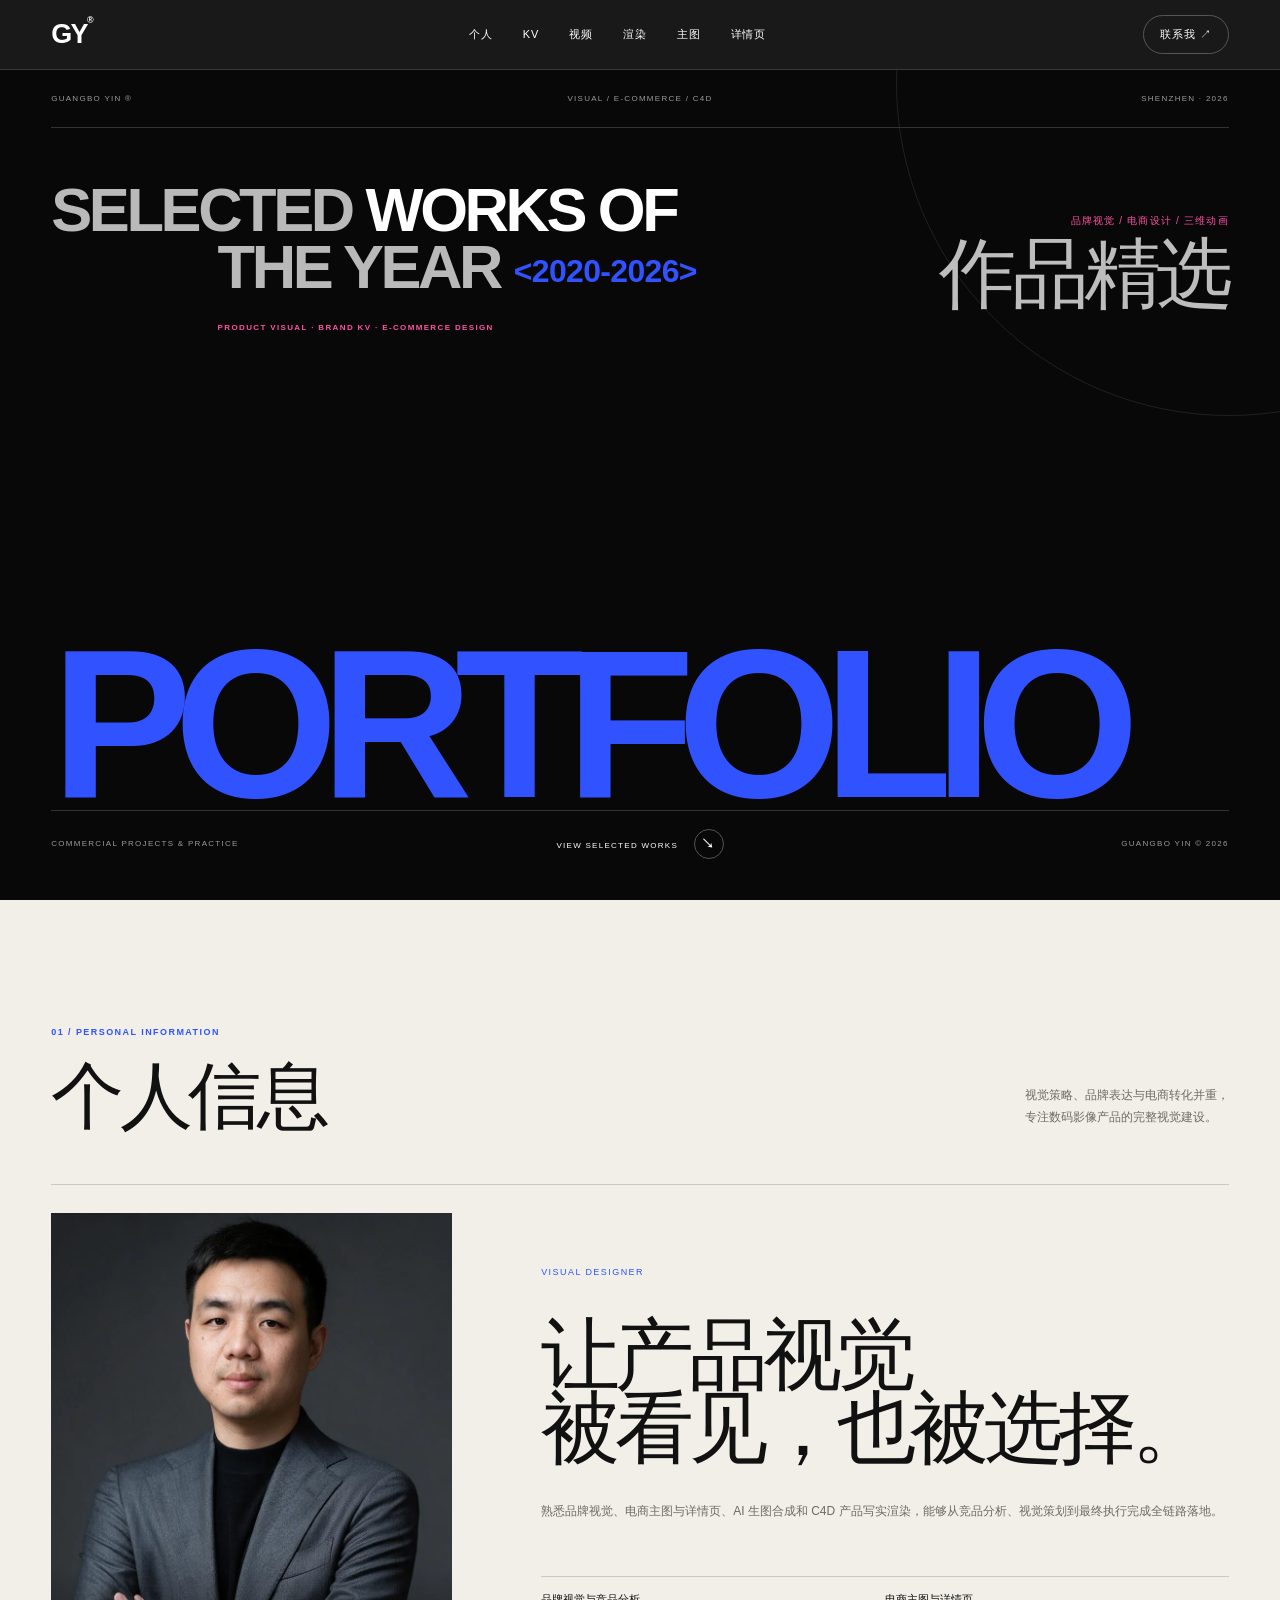
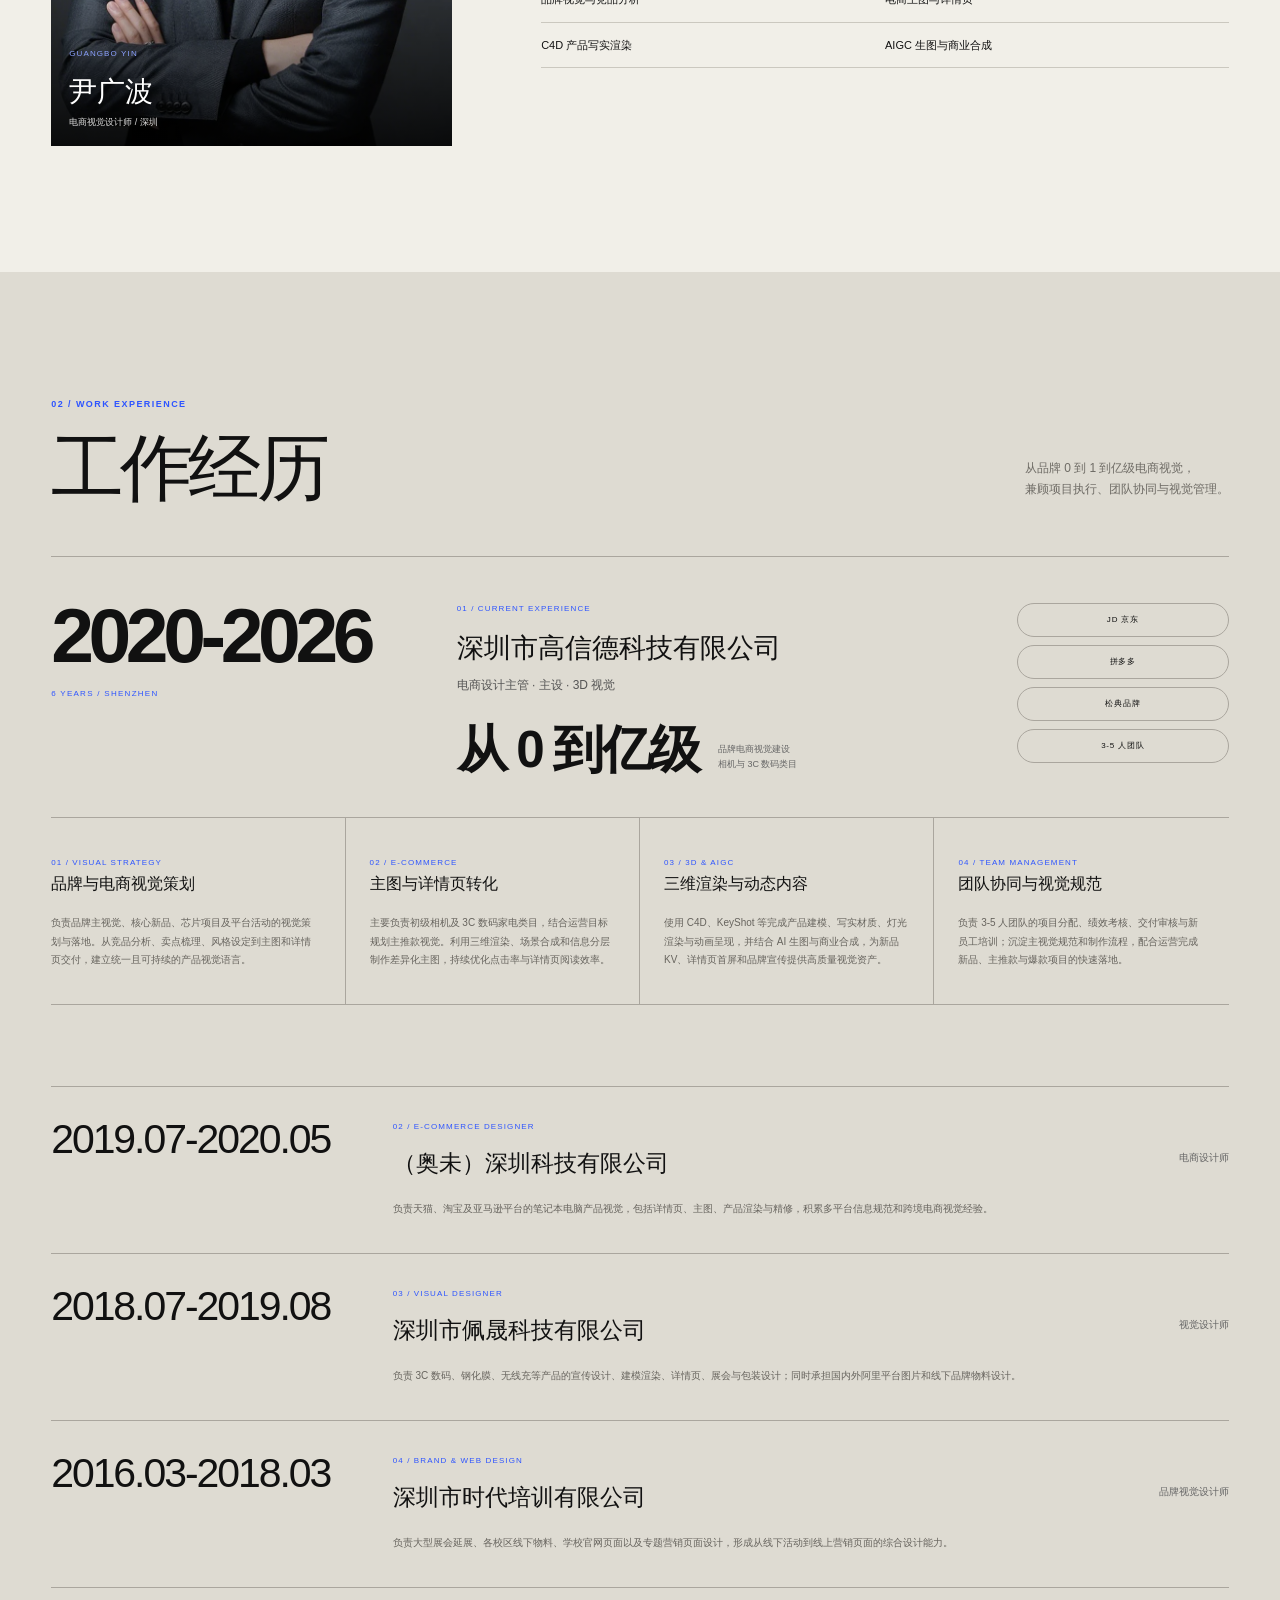
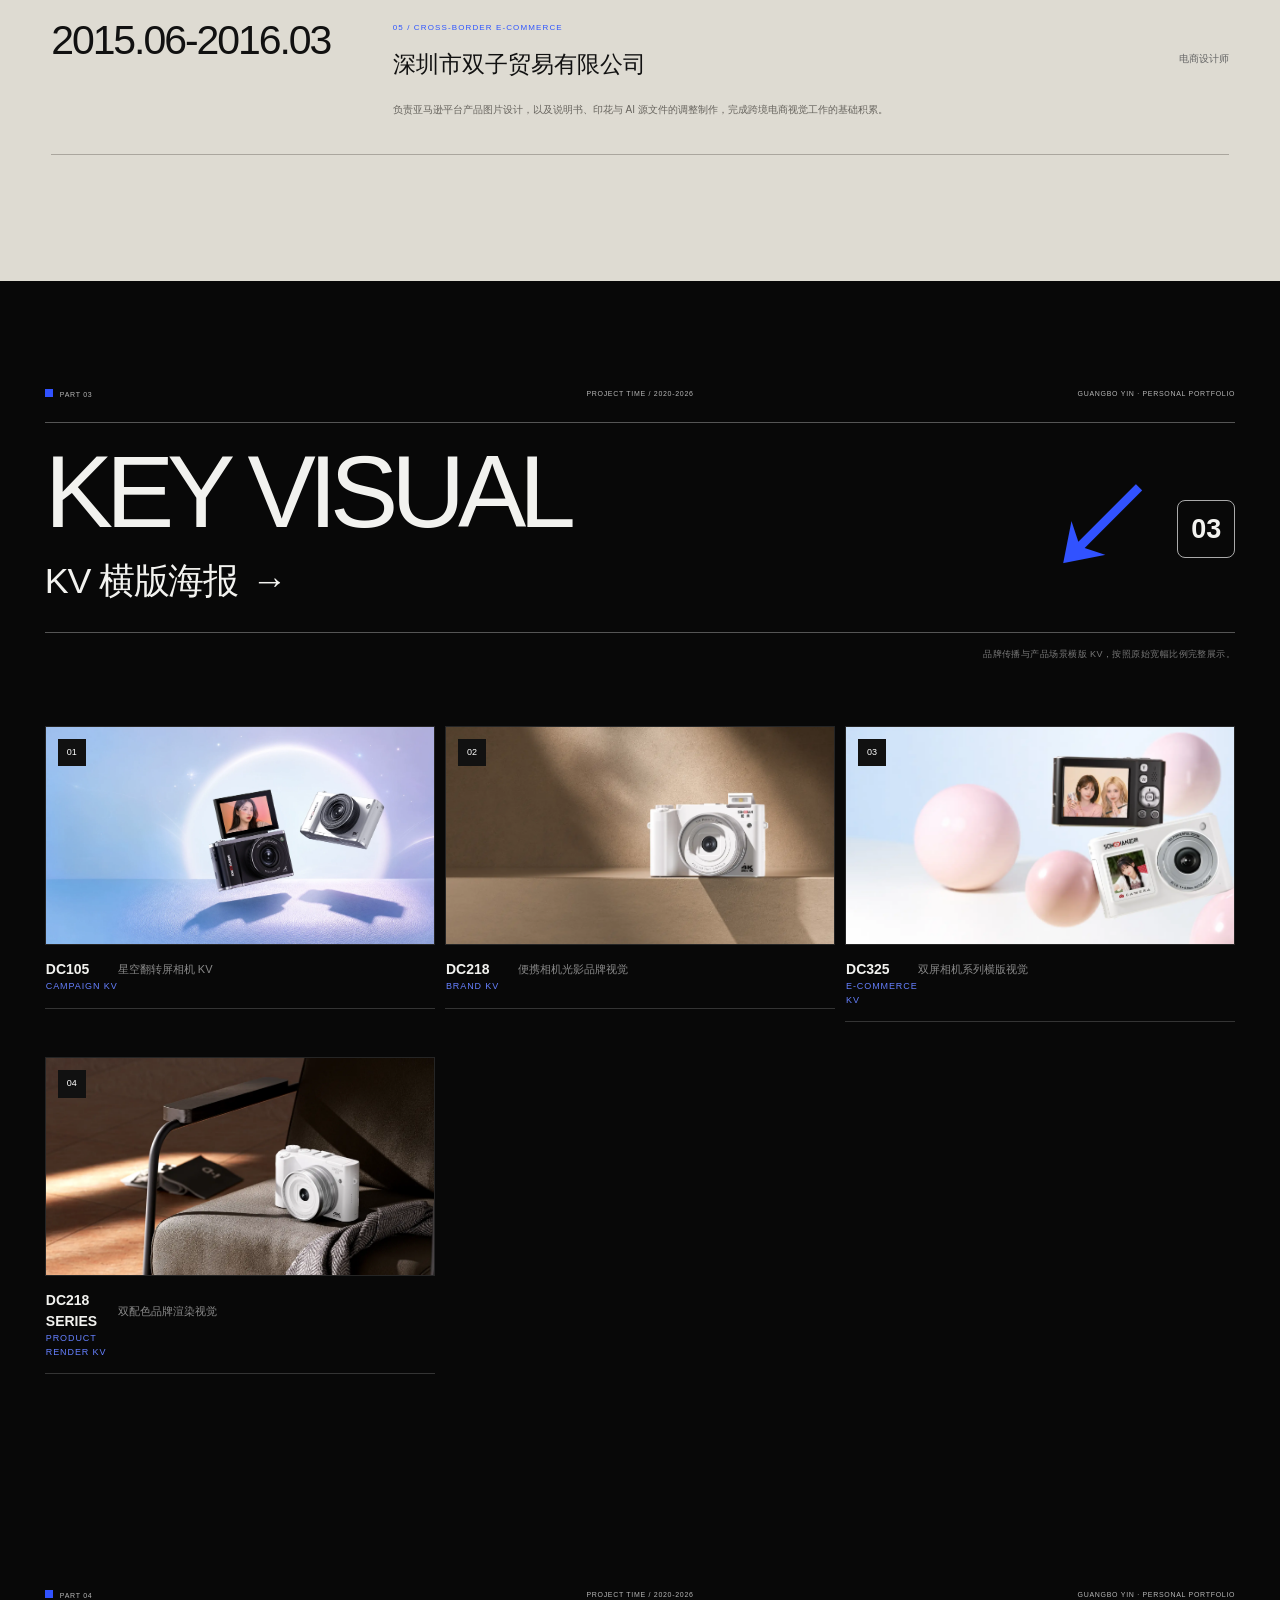
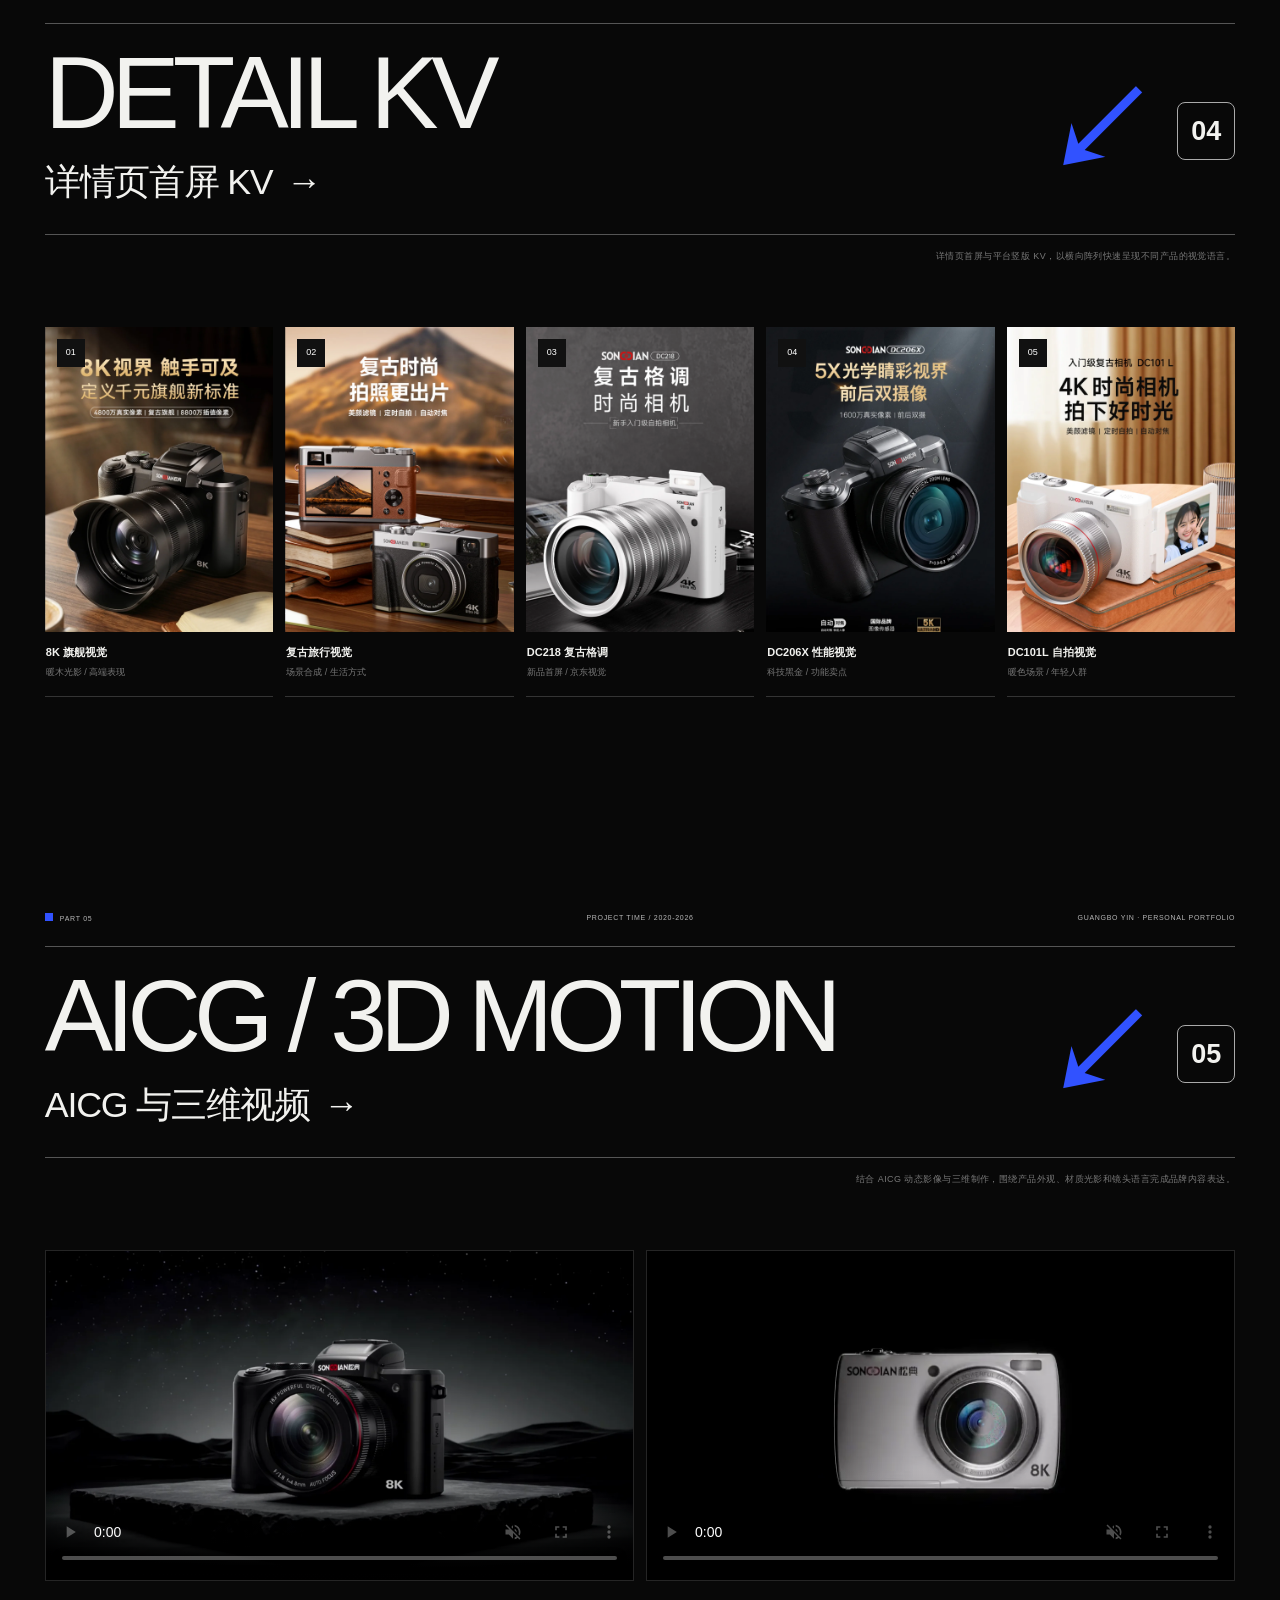
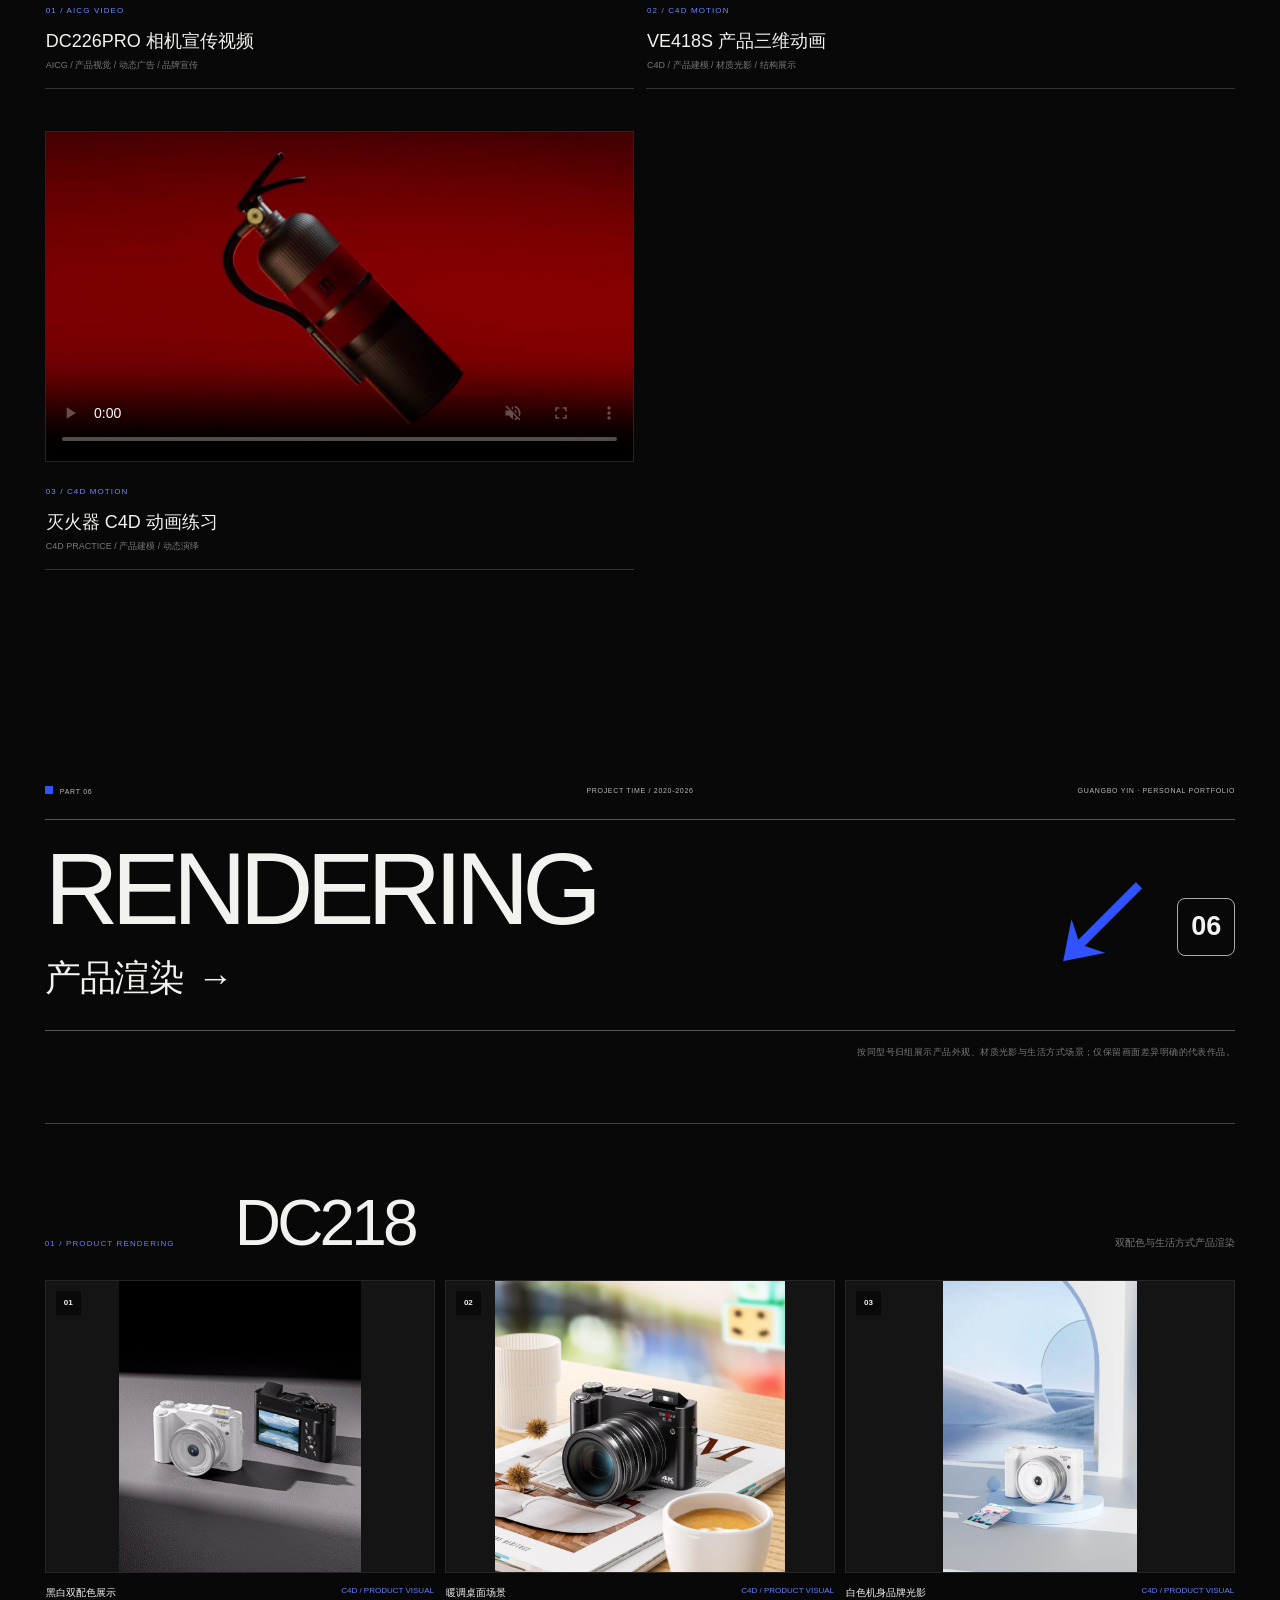
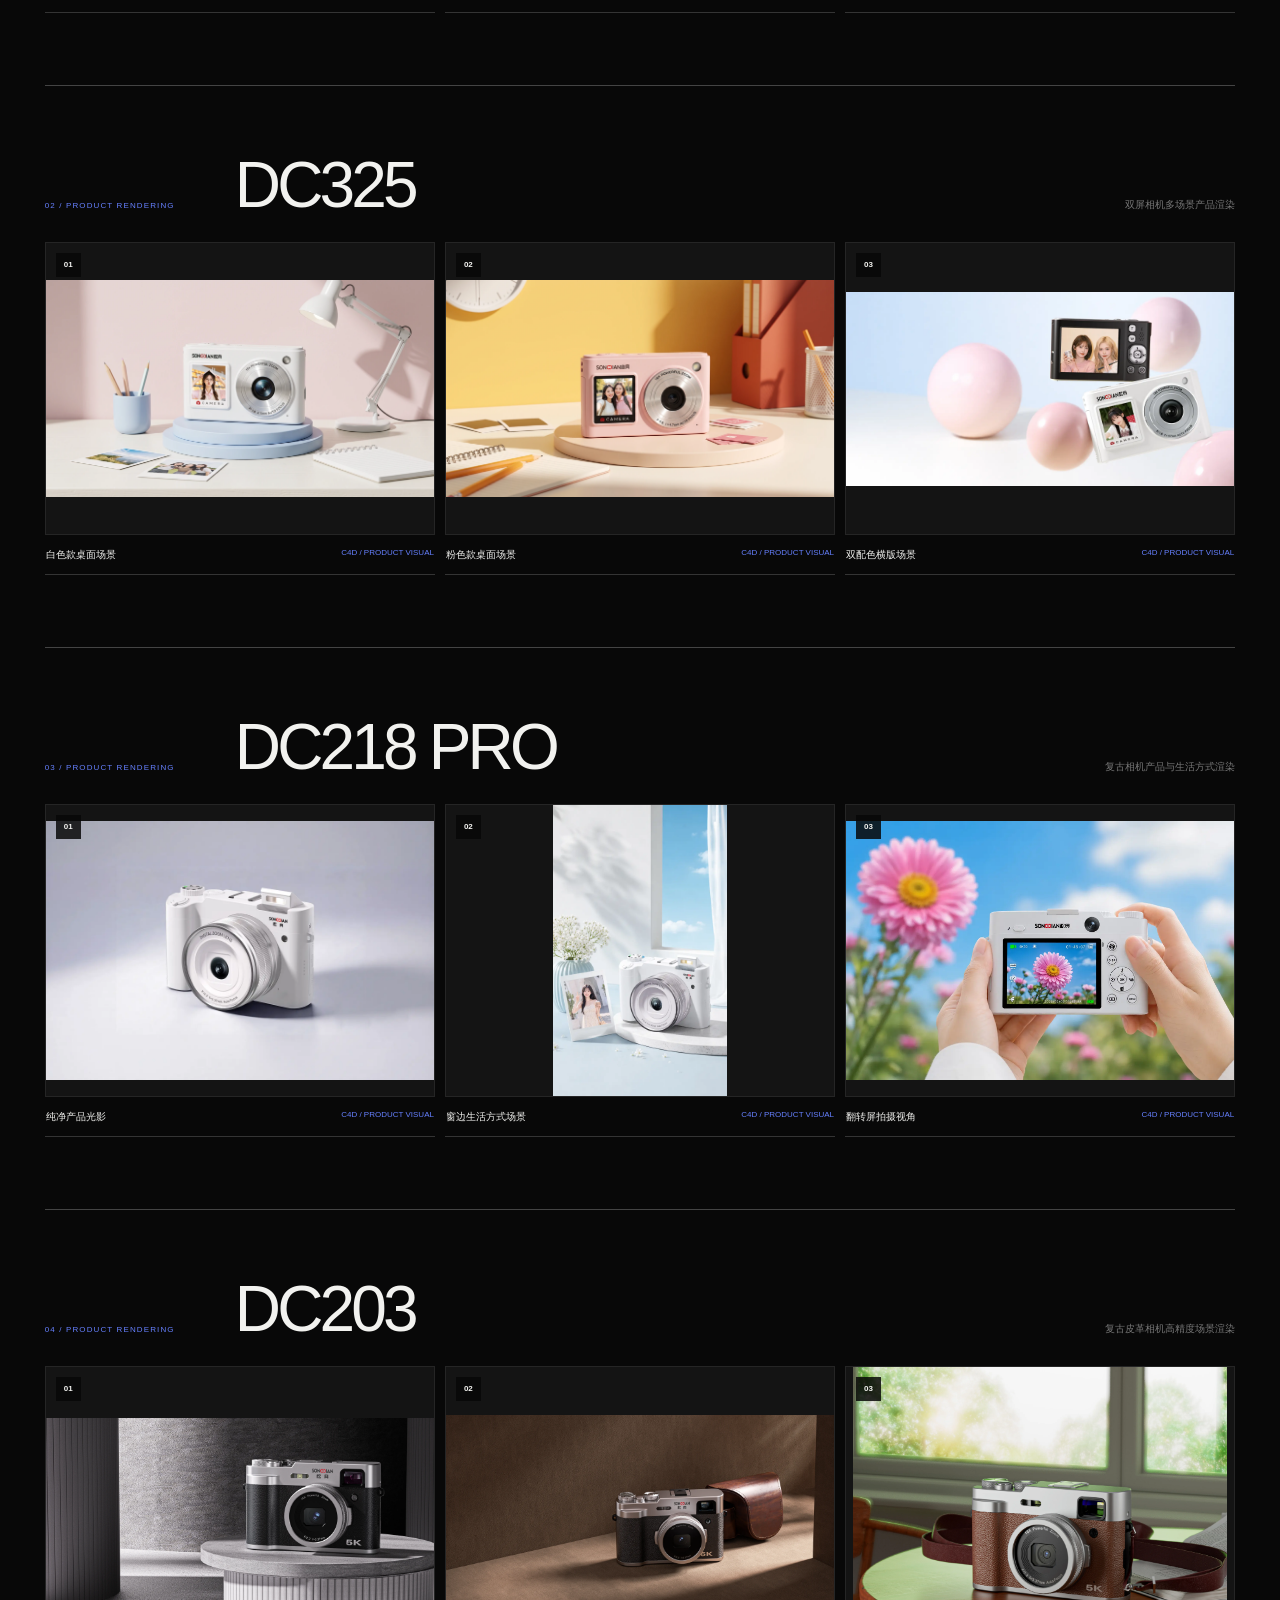
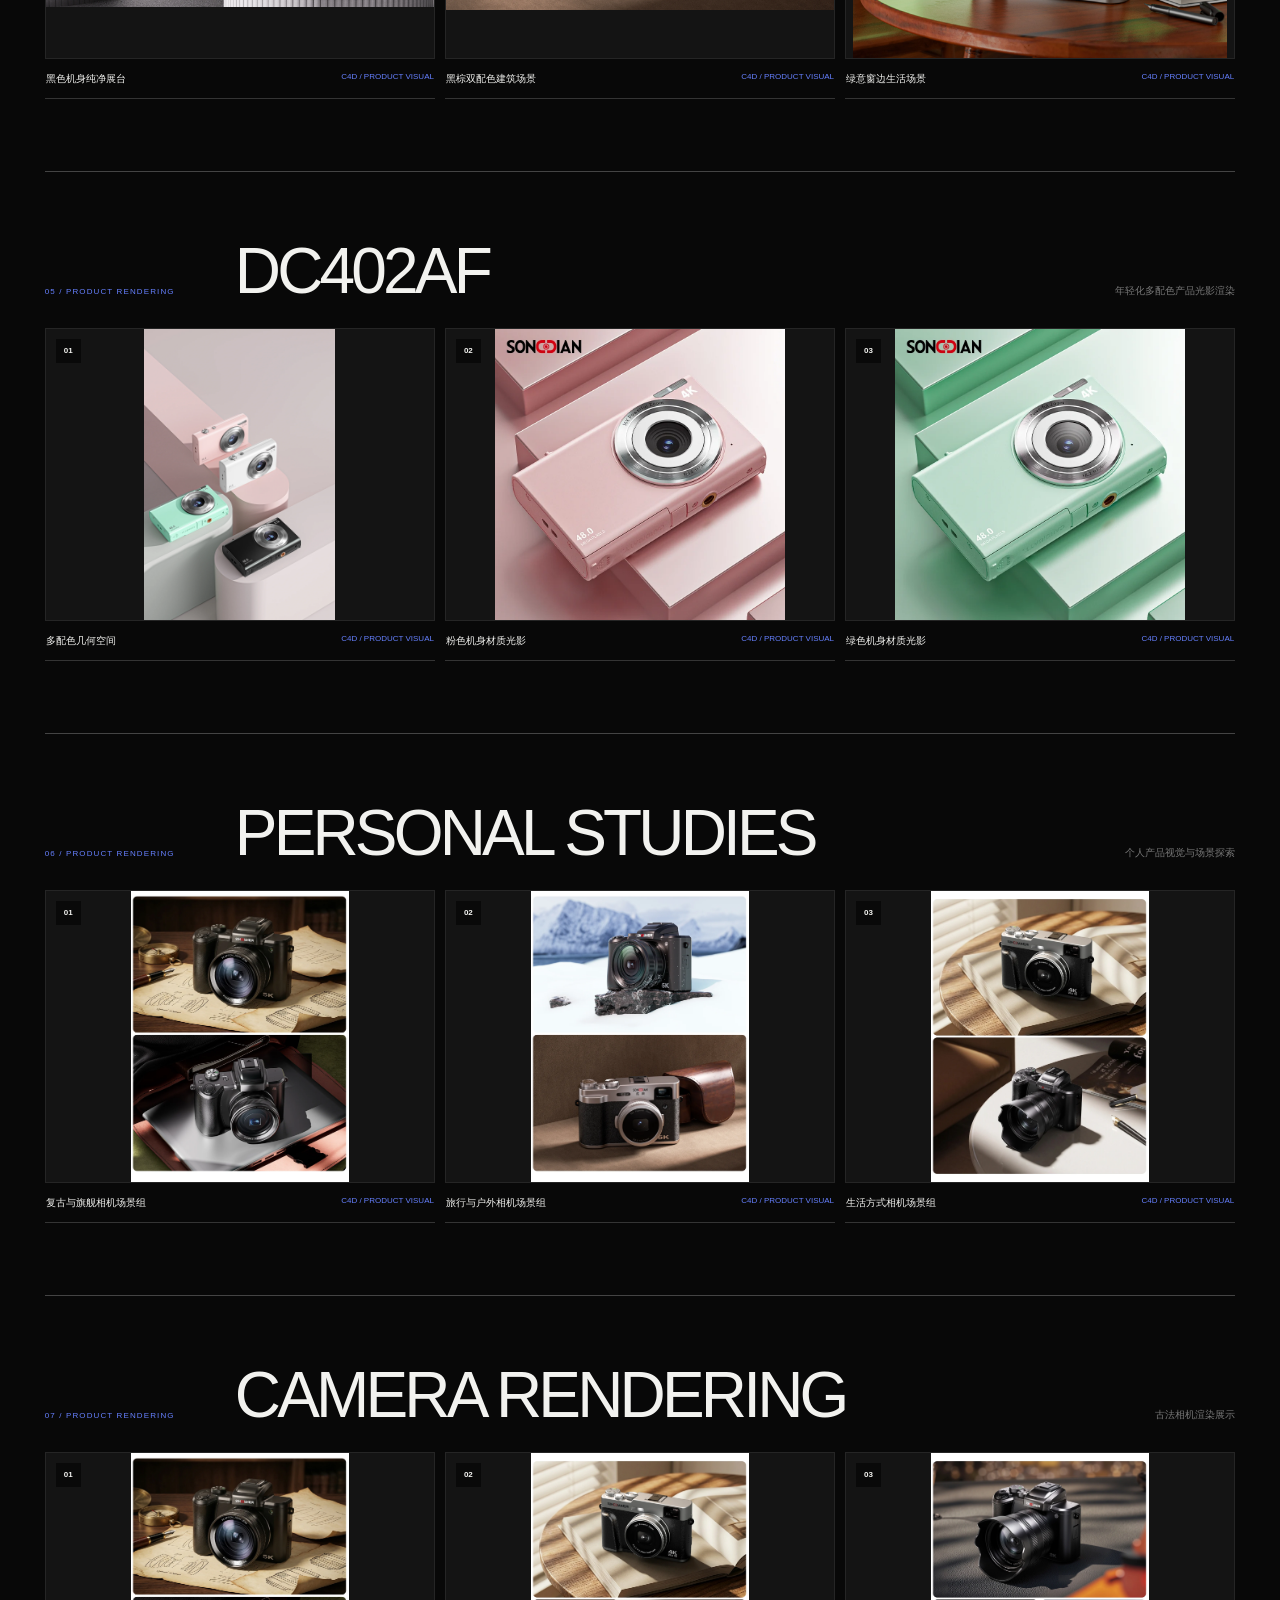
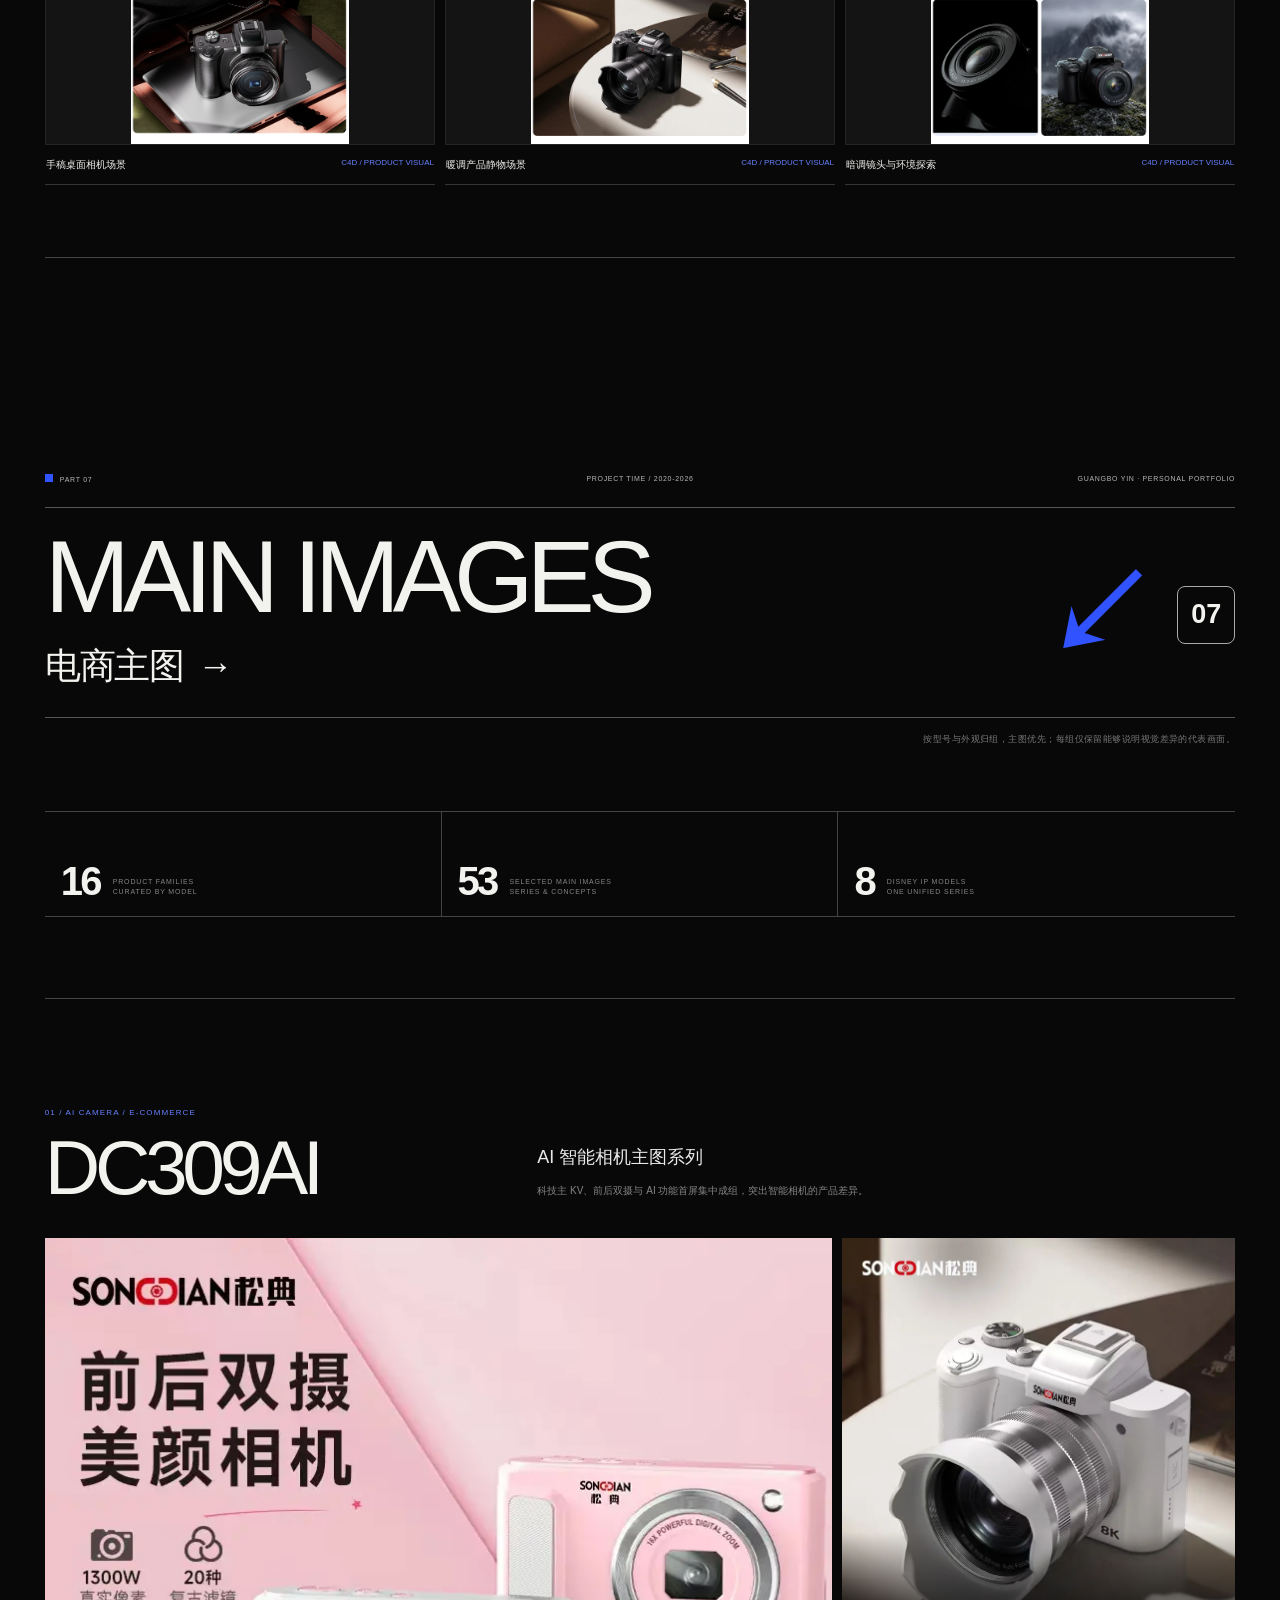
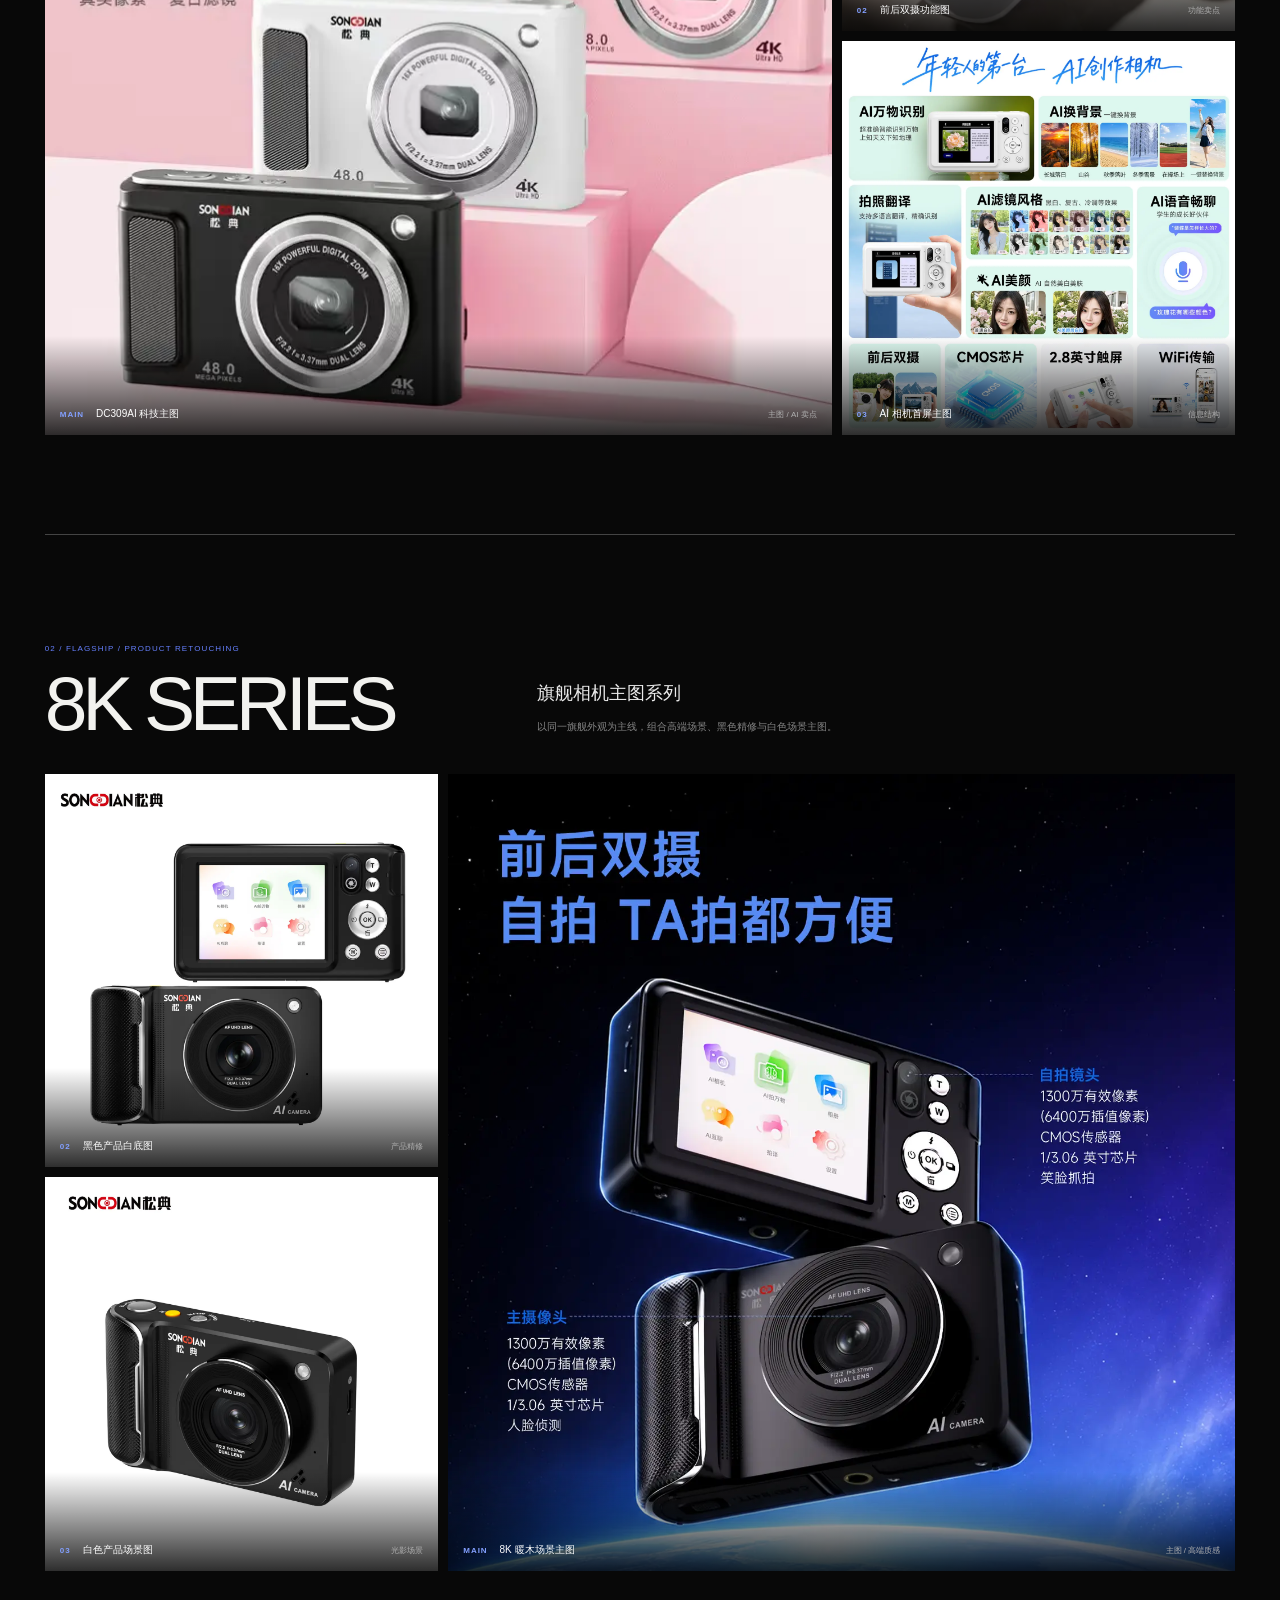
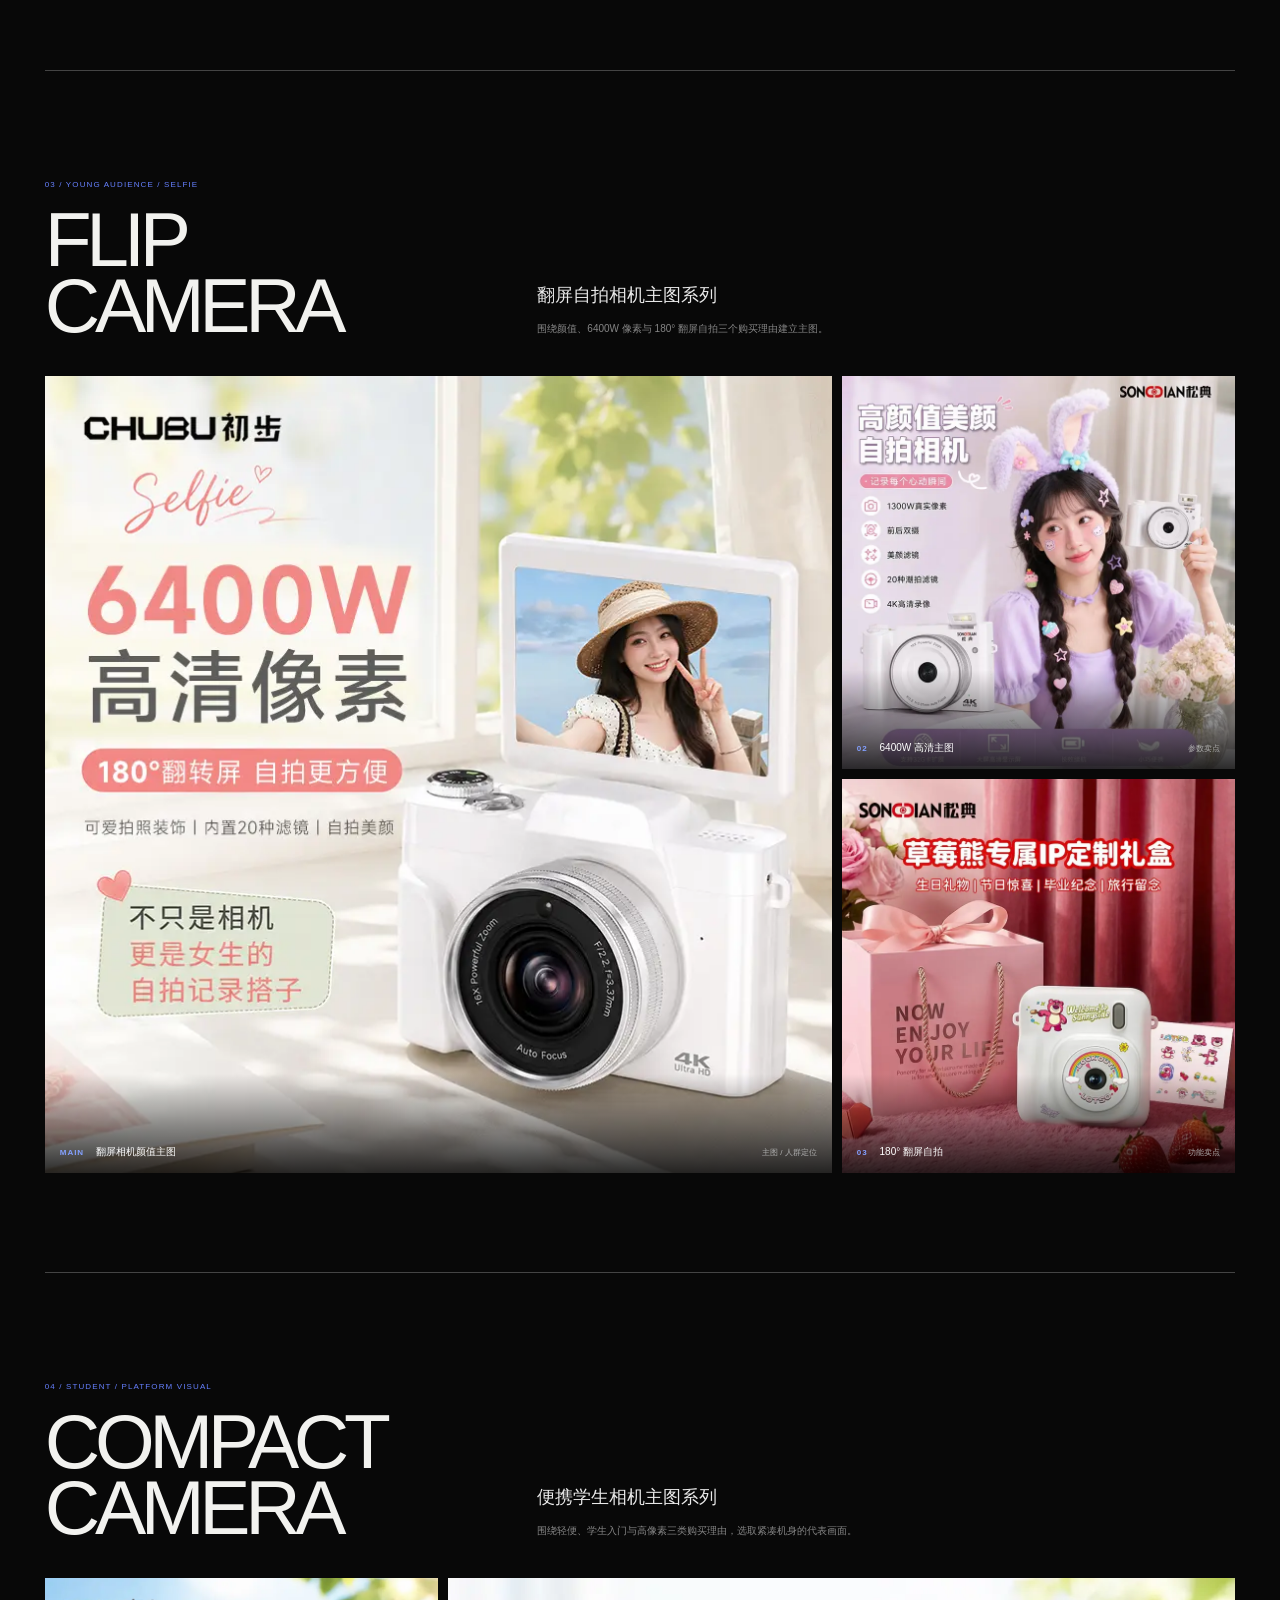
<file: index.html>
<!DOCTYPE html><html lang="zh-CN"><head><meta charSet="utf-8"/><meta name="viewport" content="width=device-width, initial-scale=1"/><link rel="preload" href="/_next/static/media/797e433ab948586e-s.p.08e28id.o-okb.woff2" as="font" crossorigin="" type="font/woff2"/><link rel="preload" href="/_next/static/media/caa3a2e1cccd8315-s.p.09~u27dqhyhd6.woff2" as="font" crossorigin="" type="font/woff2"/><link rel="preload" href="/profile-guangbo-yin.webp" as="image"/><link rel="preload" href="/work/dc105-kv.webp" as="image"/><link rel="stylesheet" href="/_next/static/chunks/0wyiszo~7qcq2.css" data-precedence="next"/><link rel="preload" as="script" fetchPriority="low" href="/_next/static/chunks/0rc6psa~eubvw.js"/><script src="/_next/static/chunks/0oo~kbzjwg976.js" async=""></script><script src="/_next/static/chunks/04syw0tyoffp8.js" async=""></script><script src="/_next/static/chunks/turbopack-035gbsc1kk5qy.js" async=""></script><script src="/_next/static/chunks/0wnu0jhene6kd.js" async=""></script><script src="/_next/static/chunks/02fknurf8diub.js" async=""></script><meta name="next-size-adjust" content=""/><title>尹广波｜品牌视觉 · 电商设计 · 3D视觉</title><meta name="description" content="尹广波的设计师作品集，专注品牌视觉、电商设计与3D视觉。"/><meta name="codex-preview" content="development"/><link rel="shortcut icon" href="/favicon.svg"/><link rel="icon" href="/favicon.svg"/><script src="/_next/static/chunks/03~yq9q893hmn.js" noModule=""></script></head><body class="geist_a71539c9-module__T19VSG__variable geist_mono_8d43a2aa-module__8Li5zG__variable antialiased"><div hidden=""><!--$--><!--/$--></div><main id="top"><header class="site-header"><a class="brand" href="#top">GY<span>®</span></a><nav><a href="#profile">个人</a><a href="#horizontal-kv">KV</a><a href="#c4d">视频</a><a href="#rendering">渲染</a><a href="#main-images">主图</a><a href="#details">详情页</a></nav><a class="header-contact" href="#contact">联系我 ↗</a></header><section class="hero hero-editorial hero-type-only"><div class="type-cover"><div class="type-cover-top"><span>GUANGBO YIN ®</span><span>VISUAL / E-COMMERCE / C4D</span><span>SHENZHEN · 2026</span></div><div class="type-cover-main"><div class="type-cover-copy"><p>SELECTED <b>WORKS OF</b></p><p>THE YEAR <em>&lt;2020-2026&gt;</em></p><small>PRODUCT VISUAL · BRAND KV · E-COMMERCE DESIGN</small></div><div class="type-cover-cn"><span>品牌视觉 / 电商设计 / 三维动画</span><h2>作品精选</h2></div><h1>PORTFOLIO</h1></div><div class="type-cover-foot"><span>COMMERCIAL PROJECTS &amp; PRACTICE</span><a href="#profile">VIEW SELECTED WORKS <b>↘</b></a><span>GUANGBO YIN © 2026</span></div></div></section><section class="profile-section" id="profile"><div class="section-title"><div><p class="eyebrow">01 / PERSONAL INFORMATION</p><h2>个人信息</h2></div><p>视觉策略、品牌表达与电商转化并重，<br/>专注数码影像产品的完整视觉建设。</p></div><div class="profile-intro"><figure class="profile-card"><img src="/profile-guangbo-yin.webp" alt="尹广波个人形象照"/><figcaption><span>GUANGBO YIN</span><h3>尹广波</h3><p>电商视觉设计师 / 深圳</p></figcaption></figure><article class="profile-summary"><span>VISUAL DESIGNER</span><h3>让产品视觉<br/>被看见，也被选择。</h3><p>熟悉品牌视觉、电商主图与详情页、AI 生图合成和 C4D 产品写实渲染，能够从竞品分析、视觉策划到最终执行完成全链路落地。</p><ul><li>品牌视觉与竞品分析</li><li>电商主图与详情页</li><li>C4D 产品写实渲染</li><li>AIGC 生图与商业合成</li></ul></article></div></section><section class="experience-section" id="experience"><div class="section-title"><div><p class="eyebrow">02 / WORK EXPERIENCE</p><h2>工作经历</h2></div><p>从品牌 0 到 1 到亿级电商视觉，<br/>兼顾项目执行、团队协同与视觉管理。</p></div><div class="experience-lead"><div class="experience-period"><b>2020-2026</b><span>6 YEARS / SHENZHEN</span></div><article class="experience-role"><p>01 / CURRENT EXPERIENCE</p><h3>深圳市高信德科技有限公司</h3><h4>电商设计主管 · 主设 · 3D 视觉</h4><div class="experience-achievement"><strong>从 0 到亿级</strong><span>品牌电商视觉建设<br/>相机与 3C 数码类目</span></div></article><div class="experience-tags"><span>JD 京东</span><span>拼多多</span><span>松典品牌</span><span>3-5 人团队</span></div></div><div class="experience-detail-grid"><article><span>01 / VISUAL STRATEGY</span><h4>品牌与电商视觉策划</h4><p>负责品牌主视觉、核心新品、芯片项目及平台活动的视觉策划与落地。从竞品分析、卖点梳理、风格设定到主图和详情页交付，建立统一且可持续的产品视觉语言。</p></article><article><span>02 / E-COMMERCE</span><h4>主图与详情页转化</h4><p>主要负责初级相机及 3C 数码家电类目，结合运营目标规划主推款视觉。利用三维渲染、场景合成和信息分层制作差异化主图，持续优化点击率与详情页阅读效率。</p></article><article><span>03 / 3D &amp; AIGC</span><h4>三维渲染与动态内容</h4><p>使用 C4D、KeyShot 等完成产品建模、写实材质、灯光渲染与动画呈现，并结合 AI 生图与商业合成，为新品 KV、详情页首屏和品牌宣传提供高质量视觉资产。</p></article><article><span>04 / TEAM MANAGEMENT</span><h4>团队协同与视觉规范</h4><p>负责 3-5 人团队的项目分配、绩效考核、交付审核与新员工培训；沉淀主视觉规范和制作流程，配合运营完成新品、主推款与爆款项目的快速落地。</p></article></div><div class="career-timeline"><article><time>2019.07-2020.05</time><div><span>02 / E-COMMERCE DESIGNER</span><h3>（奥未）深圳科技有限公司</h3><h4>电商设计师</h4><p>负责天猫、淘宝及亚马逊平台的笔记本电脑产品视觉，包括详情页、主图、产品渲染与精修，积累多平台信息规范和跨境电商视觉经验。</p></div></article><article><time>2018.07-2019.08</time><div><span>03 / VISUAL DESIGNER</span><h3>深圳市佩晟科技有限公司</h3><h4>视觉设计师</h4><p>负责 3C 数码、钢化膜、无线充等产品的宣传设计、建模渲染、详情页、展会与包装设计；同时承担国内外阿里平台图片和线下品牌物料设计。</p></div></article><article><time>2016.03-2018.03</time><div><span>04 / BRAND &amp; WEB DESIGN</span><h3>深圳市时代培训有限公司</h3><h4>品牌视觉设计师</h4><p>负责大型展会延展、各校区线下物料、学校官网页面以及专题营销页面设计，形成从线下活动到线上营销页面的综合设计能力。</p></div></article><article><time>2015.06-2016.03</time><div><span>05 / CROSS-BORDER E-COMMERCE</span><h3>深圳市双子贸易有限公司</h3><h4>电商设计师</h4><p>负责亚马逊平台产品图片设计，以及说明书、印花与 AI 源文件的调整制作，完成跨境电商视觉工作的基础积累。</p></div></article></div></section><section class="render-section" id="horizontal-kv"><header class="chapter-head"><div class="chapter-meta"><span><i></i>PART <!-- -->03</span><span>PROJECT TIME / 2020-2026</span><span>GUANGBO YIN · PERSONAL PORTFOLIO</span></div><div class="chapter-title"><div><h2>KEY VISUAL</h2><h3>KV 横版海报<b>→</b></h3></div><div class="chapter-mark"><strong>↙</strong><em>03</em></div></div><p>品牌传播与产品场景横版 KV，按照原始宽幅比例完整展示。</p></header><div class="horizontal-kv-list"><figure><div><img src="/work/dc105-kv.webp" alt="星空翻转屏相机 KV" loading="eager"/><span>01</span></div><figcaption><b>DC105</b><p>星空翻转屏相机 KV</p><em>CAMPAIGN KV</em></figcaption></figure><figure><div><img src="/work/dc218-hero.webp" alt="便携相机光影品牌视觉" loading="lazy"/><span>02</span></div><figcaption><b>DC218</b><p>便携相机光影品牌视觉</p><em>BRAND KV</em></figcaption></figure><figure><div><img src="/work/dc325-hero.webp" alt="双屏相机系列横版视觉" loading="lazy"/><span>03</span></div><figcaption><b>DC325</b><p>双屏相机系列横版视觉</p><em>E-COMMERCE KV</em></figcaption></figure><figure><div><img src="/collections/render-07.webp" alt="双配色品牌渲染视觉" loading="lazy"/><span>04</span></div><figcaption><b>DC218 SERIES</b><p>双配色品牌渲染视觉</p><em>PRODUCT RENDER KV</em></figcaption></figure></div></section><section class="detail-kv-section" id="detail-kv"><header class="chapter-head"><div class="chapter-meta"><span><i></i>PART <!-- -->04</span><span>PROJECT TIME / 2020-2026</span><span>GUANGBO YIN · PERSONAL PORTFOLIO</span></div><div class="chapter-title"><div><h2>DETAIL KV</h2><h3>详情页首屏 KV<b>→</b></h3></div><div class="chapter-mark"><strong>↙</strong><em>04</em></div></div><p>详情页首屏与平台竖版 KV，以横向阵列快速呈现不同产品的视觉语言。</p></header><div class="detail-kv-grid"><figure><div><img src="/media/kv-8k.webp" alt="8K 旗舰视觉" loading="lazy"/><span>01</span></div><figcaption><b>8K 旗舰视觉</b><p>暖木光影 / 高端表现</p></figcaption></figure><figure><div><img src="/media/kv-retro.webp" alt="复古旅行视觉" loading="lazy"/><span>02</span></div><figcaption><b>复古旅行视觉</b><p>场景合成 / 生活方式</p></figcaption></figure><figure><div><img src="/media/kv-dc218.webp" alt="DC218 复古格调" loading="lazy"/><span>03</span></div><figcaption><b>DC218 复古格调</b><p>新品首屏 / 京东视觉</p></figcaption></figure><figure><div><img src="/media/kv-dc206x.webp" alt="DC206X 性能视觉" loading="lazy"/><span>04</span></div><figcaption><b>DC206X 性能视觉</b><p>科技黑金 / 功能卖点</p></figcaption></figure><figure><div><img src="/media/kv-dc101l.webp" alt="DC101L 自拍视觉" loading="lazy"/><span>05</span></div><figcaption><b>DC101L 自拍视觉</b><p>暖色场景 / 年轻人群</p></figcaption></figure></div></section><section class="visual-section" id="c4d"><header class="chapter-head"><div class="chapter-meta"><span><i></i>PART <!-- -->05</span><span>PROJECT TIME / 2020-2026</span><span>GUANGBO YIN · PERSONAL PORTFOLIO</span></div><div class="chapter-title"><div><h2>AICG / 3D MOTION</h2><h3>AICG 与三维视频<b>→</b></h3></div><div class="chapter-mark"><strong>↙</strong><em>05</em></div></div><p>结合 AICG 动态影像与三维制作，围绕产品外观、材质光影和镜头语言完成品牌内容表达。</p></header><div class="motion-grid c4d-grid"><figure><video controls="" muted="" loop="" playsInline="" preload="metadata" poster="/media/dc226pro-aicg-poster.webp"><source src="/media/dc226pro-aicg-promo.mp4" type="video/mp4"/></video><figcaption><span>01<!-- --> / <!-- -->AICG VIDEO</span><h3>DC226PRO 相机宣传视频</h3><p>AICG / 产品视觉 / 动态广告 / 品牌宣传</p></figcaption></figure><figure><video controls="" muted="" loop="" playsInline="" preload="metadata" poster="/media/ve418s-poster.webp"><source src="/media/ve418s-motion.mp4" type="video/mp4"/></video><figcaption><span>02<!-- --> / <!-- -->C4D MOTION</span><h3>VE418S 产品三维动画</h3><p>C4D / 产品建模 / 材质光影 / 结构展示</p></figcaption></figure><figure><video controls="" muted="" loop="" playsInline="" preload="metadata" poster="/media/c4d-extinguisher-poster.webp"><source src="/media/c4d-extinguisher.mp4" type="video/mp4"/></video><figcaption><span>03<!-- --> / <!-- -->C4D MOTION</span><h3>灭火器 C4D 动画练习</h3><p>C4D PRACTICE / 产品建模 / 动态演绎</p></figcaption></figure></div></section><section class="rendering-section" id="rendering"><header class="chapter-head"><div class="chapter-meta"><span><i></i>PART <!-- -->06</span><span>PROJECT TIME / 2020-2026</span><span>GUANGBO YIN · PERSONAL PORTFOLIO</span></div><div class="chapter-title"><div><h2>RENDERING</h2><h3>产品渲染<b>→</b></h3></div><div class="chapter-mark"><strong>↙</strong><em>06</em></div></div><p>按同型号归组展示产品外观、材质光影与生活方式场景；仅保留画面差异明确的代表作品。</p></header><div class="rendering-groups"><article><header><span>01<!-- --> / PRODUCT RENDERING</span><h3>DC218</h3><p>双配色与生活方式产品渲染</p></header><div class="rendering-gallery"><figure><div><img src="/new-cases/rendering/dc218-colors.webp" alt="DC218 黑白双配色展示" loading="lazy"/><b>01</b></div><figcaption><span>黑白双配色展示</span><em>C4D / PRODUCT VISUAL</em></figcaption></figure><figure><div><img src="/new-cases/rendering/dc218-scene.webp" alt="DC218 暖调桌面场景" loading="lazy"/><b>02</b></div><figcaption><span>暖调桌面场景</span><em>C4D / PRODUCT VISUAL</em></figcaption></figure><figure><div><img src="/new-cases/rendering/dc218-kv.webp" alt="DC218 白色机身品牌光影" loading="lazy"/><b>03</b></div><figcaption><span>白色机身品牌光影</span><em>C4D / PRODUCT VISUAL</em></figcaption></figure></div></article><article><header><span>02<!-- --> / PRODUCT RENDERING</span><h3>DC325</h3><p>双屏相机多场景产品渲染</p></header><div class="rendering-gallery"><figure><div><img src="/new-cases/dc325-2026/dc325-pdd-white.webp" alt="DC325 白色款桌面场景" loading="lazy"/><b>01</b></div><figcaption><span>白色款桌面场景</span><em>C4D / PRODUCT VISUAL</em></figcaption></figure><figure><div><img src="/new-cases/dc325-2026/dc325-pdd-pink.webp" alt="DC325 粉色款桌面场景" loading="lazy"/><b>02</b></div><figcaption><span>粉色款桌面场景</span><em>C4D / PRODUCT VISUAL</em></figcaption></figure><figure><div><img src="/new-cases/rendering/dc325-banner.webp" alt="DC325 双配色横版场景" loading="lazy"/><b>03</b></div><figcaption><span>双配色横版场景</span><em>C4D / PRODUCT VISUAL</em></figcaption></figure></div></article><article><header><span>03<!-- --> / PRODUCT RENDERING</span><h3>DC218 PRO</h3><p>复古相机产品与生活方式渲染</p></header><div class="rendering-gallery"><figure><div><img src="/new-cases/rendering/dc218pro-clean.webp" alt="DC218 PRO 纯净产品光影" loading="lazy"/><b>01</b></div><figcaption><span>纯净产品光影</span><em>C4D / PRODUCT VISUAL</em></figcaption></figure><figure><div><img src="/new-cases/rendering/dc218pro-window.webp" alt="DC218 PRO 窗边生活方式场景" loading="lazy"/><b>02</b></div><figcaption><span>窗边生活方式场景</span><em>C4D / PRODUCT VISUAL</em></figcaption></figure><figure><div><img src="/new-cases/rendering/dc218pro-screen.webp" alt="DC218 PRO 翻转屏拍摄视角" loading="lazy"/><b>03</b></div><figcaption><span>翻转屏拍摄视角</span><em>C4D / PRODUCT VISUAL</em></figcaption></figure></div></article><article><header><span>04<!-- --> / PRODUCT RENDERING</span><h3>DC203</h3><p>复古皮革相机高精度场景渲染</p></header><div class="rendering-gallery"><figure><div><img src="/new-cases/dc203-2026/dc203-render-wide-black.webp" alt="DC203 黑色机身纯净展台" loading="lazy"/><b>01</b></div><figcaption><span>黑色机身纯净展台</span><em>C4D / PRODUCT VISUAL</em></figcaption></figure><figure><div><img src="/new-cases/dc203-2026/dc203-render-wide-brown.webp" alt="DC203 黑棕双配色建筑场景" loading="lazy"/><b>02</b></div><figcaption><span>黑棕双配色建筑场景</span><em>C4D / PRODUCT VISUAL</em></figcaption></figure><figure><div><img src="/new-cases/dc203-2026/dc203-render-green.webp" alt="DC203 绿意窗边生活场景" loading="lazy"/><b>03</b></div><figcaption><span>绿意窗边生活场景</span><em>C4D / PRODUCT VISUAL</em></figcaption></figure></div></article><article><header><span>05<!-- --> / PRODUCT RENDERING</span><h3>DC402AF</h3><p>年轻化多配色产品光影渲染</p></header><div class="rendering-gallery"><figure><div><img src="/new-cases/dc402af/dc402af-render-family.webp" alt="DC402AF 多配色几何空间" loading="lazy"/><b>01</b></div><figcaption><span>多配色几何空间</span><em>C4D / PRODUCT VISUAL</em></figcaption></figure><figure><div><img src="/new-cases/dc402af/dc402af-render-pink.webp" alt="DC402AF 粉色机身材质光影" loading="lazy"/><b>02</b></div><figcaption><span>粉色机身材质光影</span><em>C4D / PRODUCT VISUAL</em></figcaption></figure><figure><div><img src="/new-cases/dc402af/dc402af-render-green.webp" alt="DC402AF 绿色机身材质光影" loading="lazy"/><b>03</b></div><figcaption><span>绿色机身材质光影</span><em>C4D / PRODUCT VISUAL</em></figcaption></figure></div></article><article><header><span>06<!-- --> / PRODUCT RENDERING</span><h3>PERSONAL STUDIES</h3><p>个人产品视觉与场景探索</p></header><div class="rendering-gallery"><figure><div><img src="/new-cases/personal-showcase/camera-study-01.webp" alt="PERSONAL STUDIES 复古与旗舰相机场景组" loading="lazy"/><b>01</b></div><figcaption><span>复古与旗舰相机场景组</span><em>C4D / PRODUCT VISUAL</em></figcaption></figure><figure><div><img src="/new-cases/personal-showcase/camera-study-02.webp" alt="PERSONAL STUDIES 旅行与户外相机场景组" loading="lazy"/><b>02</b></div><figcaption><span>旅行与户外相机场景组</span><em>C4D / PRODUCT VISUAL</em></figcaption></figure><figure><div><img src="/new-cases/personal-showcase/camera-study-03.webp" alt="PERSONAL STUDIES 生活方式相机场景组" loading="lazy"/><b>03</b></div><figcaption><span>生活方式相机场景组</span><em>C4D / PRODUCT VISUAL</em></figcaption></figure></div></article><article><header><span>07<!-- --> / PRODUCT RENDERING</span><h3>CAMERA RENDERING</h3><p>古法相机渲染展示</p></header><div class="rendering-gallery"><figure><div><img src="/new-cases/ancient-camera-rendering/render-01.webp" alt="CAMERA RENDERING 手稿桌面相机场景" loading="lazy"/><b>01</b></div><figcaption><span>手稿桌面相机场景</span><em>C4D / PRODUCT VISUAL</em></figcaption></figure><figure><div><img src="/new-cases/ancient-camera-rendering/render-03.webp" alt="CAMERA RENDERING 暖调产品静物场景" loading="lazy"/><b>02</b></div><figcaption><span>暖调产品静物场景</span><em>C4D / PRODUCT VISUAL</em></figcaption></figure><figure><div><img src="/new-cases/ancient-camera-rendering/render-05.webp" alt="CAMERA RENDERING 暗调镜头与环境探索" loading="lazy"/><b>03</b></div><figcaption><span>暗调镜头与环境探索</span><em>C4D / PRODUCT VISUAL</em></figcaption></figure></div></article></div></section><section class="classified-section" id="main-images"><header class="chapter-head"><div class="chapter-meta"><span><i></i>PART <!-- -->07</span><span>PROJECT TIME / 2020-2026</span><span>GUANGBO YIN · PERSONAL PORTFOLIO</span></div><div class="chapter-title"><div><h2>MAIN IMAGES</h2><h3>电商主图<b>→</b></h3></div><div class="chapter-mark"><strong>↙</strong><em>07</em></div></div><p>按型号与外观归组，主图优先；每组仅保留能够说明视觉差异的代表画面。</p></header><div class="product-overview"><p><b>16</b><span>PRODUCT FAMILIES<br/>CURATED BY MODEL</span></p><p><b>53</b><span>SELECTED MAIN IMAGES<br/>SERIES &amp; CONCEPTS</span></p><p><b>8</b><span>DISNEY IP MODELS<br/>ONE UNIFIED SERIES</span></p></div><div class="product-groups"><article class="product-group "><header class="product-heading"><div><span>01<!-- --> / <!-- -->AI CAMERA / E-COMMERCE</span><h3>DC309AI</h3></div><div><h4>AI 智能相机主图系列</h4><p>科技主 KV、前后双摄与 AI 功能首屏集中成组，突出智能相机的产品差异。</p></div></header><div class="product-gallery support-2"><button class="product-cover " aria-label="放大查看 DC309AI 科技主图"><img src="/collections/keyvisual-03.webp" alt="DC309AI 科技主图" loading="lazy"/><span><b>MAIN</b><em>DC309AI 科技主图</em><i>主图 / AI 卖点</i></span></button><div class="product-support"><button class="" aria-label="放大查看 前后双摄功能图"><img src="/collections/keyvisual-04.webp" alt="前后双摄功能图" loading="lazy"/><span><b>02</b><em>前后双摄功能图</em><i>功能卖点</i></span></button><button class="" aria-label="放大查看 AI 相机首屏主图"><img src="/details/dc309ai-cover.webp" alt="AI 相机首屏主图" loading="lazy"/><span><b>03</b><em>AI 相机首屏主图</em><i>信息结构</i></span></button></div></div></article><article class="product-group reverse"><header class="product-heading"><div><span>02<!-- --> / <!-- -->FLAGSHIP / PRODUCT RETOUCHING</span><h3>8K SERIES</h3></div><div><h4>旗舰相机主图系列</h4><p>以同一旗舰外观为主线，组合高端场景、黑色精修与白色场景主图。</p></div></header><div class="product-gallery support-2"><button class="product-cover " aria-label="放大查看 8K 暖木场景主图"><img src="/collections/keyvisual-10.webp" alt="8K 暖木场景主图" loading="lazy"/><span><b>MAIN</b><em>8K 暖木场景主图</em><i>主图 / 高端质感</i></span></button><div class="product-support"><button class="contain" aria-label="放大查看 黑色产品白底图"><img src="/collections/keyvisual-01.webp" alt="黑色产品白底图" loading="lazy"/><span><b>02</b><em>黑色产品白底图</em><i>产品精修</i></span></button><button class="" aria-label="放大查看 白色产品场景图"><img src="/collections/keyvisual-02.webp" alt="白色产品场景图" loading="lazy"/><span><b>03</b><em>白色产品场景图</em><i>光影场景</i></span></button></div></div></article><article class="product-group "><header class="product-heading"><div><span>03<!-- --> / <!-- -->YOUNG AUDIENCE / SELFIE</span><h3>FLIP CAMERA</h3></div><div><h4>翻屏自拍相机主图系列</h4><p>围绕颜值、6400W 像素与 180° 翻屏自拍三个购买理由建立主图。</p></div></header><div class="product-gallery support-2"><button class="product-cover " aria-label="放大查看 翻屏相机颜值主图"><img src="/collections/aigg-main-01.webp" alt="翻屏相机颜值主图" loading="lazy"/><span><b>MAIN</b><em>翻屏相机颜值主图</em><i>主图 / 人群定位</i></span></button><div class="product-support"><button class="" aria-label="放大查看 6400W 高清主图"><img src="/collections/aigg-main-02.webp" alt="6400W 高清主图" loading="lazy"/><span><b>02</b><em>6400W 高清主图</em><i>参数卖点</i></span></button><button class="" aria-label="放大查看 180° 翻屏自拍"><img src="/collections/aigg-main-03.webp" alt="180° 翻屏自拍" loading="lazy"/><span><b>03</b><em>180° 翻屏自拍</em><i>功能卖点</i></span></button></div></div></article><article class="product-group reverse"><header class="product-heading"><div><span>04<!-- --> / <!-- -->STUDENT / PLATFORM VISUAL</span><h3>COMPACT CAMERA</h3></div><div><h4>便携学生相机主图系列</h4><p>围绕轻便、学生入门与高像素三类购买理由，选取紧凑机身的代表画面。</p></div></header><div class="product-gallery support-2"><button class="product-cover " aria-label="放大查看 4800W 学生相机主图"><img src="/collections/aigg-main-05.webp" alt="4800W 学生相机主图" loading="lazy"/><span><b>MAIN</b><em>4800W 学生相机主图</em><i>主图 / 学生人群</i></span></button><div class="product-support"><button class="" aria-label="放大查看 便携拍摄场景"><img src="/collections/aigg-main-06.webp" alt="便携拍摄场景" loading="lazy"/><span><b>02</b><em>便携拍摄场景</em><i>人物场景</i></span></button><button class="" aria-label="放大查看 轻便机身产品图"><img src="/collections/aigg-main-08.webp" alt="轻便机身产品图" loading="lazy"/><span><b>03</b><em>轻便机身产品图</em><i>产品卖点</i></span></button></div></div></article><article class="product-group "><header class="product-heading"><div><span>05<!-- --> / <!-- -->JD / PINDUODUO / SERIES VISUAL</span><h3>DC325</h3></div><div><h4>双屏美颜相机系列主图</h4><p>以双屏自拍和白、粉双配色为主线，整合平台主图、桌面场景与产品静物，形成统一的系列视觉。</p></div></header><div class="product-gallery support-2"><button class="product-cover " aria-label="放大查看 DC325 双屏自拍主图"><img src="/new-cases/dc325-2026/dc325-pdd-main.webp" alt="DC325 双屏自拍主图" loading="lazy"/><span><b>MAIN</b><em>DC325 双屏自拍主图</em><i>拼多多主图 / 自拍定位</i></span></button><div class="product-support"><button class="" aria-label="放大查看 白色款桌面场景"><img src="/new-cases/dc325-2026/dc325-pdd-white.webp" alt="白色款桌面场景" loading="lazy"/><span><b>02</b><em>白色款桌面场景</em><i>产品场景 / 白色款</i></span></button><button class="" aria-label="放大查看 粉色款桌面场景"><img src="/new-cases/dc325-2026/dc325-pdd-pink.webp" alt="粉色款桌面场景" loading="lazy"/><span><b>03</b><em>粉色款桌面场景</em><i>产品场景 / 粉色款</i></span></button></div></div></article><article class="product-group reverse"><header class="product-heading"><div><span>06<!-- --> / <!-- -->TMALL / TAOBAO / NOTEBOOK</span><h3>I7 NOTEBOOK</h3></div><div><h4>轻薄笔记本平台主图</h4><p>围绕十一代 i7、轻薄性能与差旅办公场景，展示笔记本类目的卖点提炼和平台主图设计。</p></div></header><div class="product-gallery support-2"><button class="product-cover contain" aria-label="放大查看 i7 轻薄笔记本首屏"><img src="/new-cases/i7/i7-cover.webp" alt="i7 轻薄笔记本首屏" loading="lazy"/><span><b>MAIN</b><em>i7 轻薄笔记本首屏</em><i>主图 / 性能定位</i></span></button><div class="product-support"><button class="contain" aria-label="放大查看 高性能轻薄本主图"><img src="/new-cases/i7/i7-main-performance.webp" alt="高性能轻薄本主图" loading="lazy"/><span><b>02</b><em>高性能轻薄本主图</em><i>核心卖点</i></span></button><button class="contain" aria-label="放大查看 学习办公场景主图"><img src="/new-cases/i7/i7-main-travel.webp" alt="学习办公场景主图" loading="lazy"/><span><b>03</b><em>学习办公场景主图</em><i>使用场景</i></span></button></div></div></article><article class="product-group "><header class="product-heading"><div><span>07<!-- --> / <!-- -->JD / FLAGSHIP CAMERA</span><h3>DC226 PRO</h3></div><div><h4>旗舰大底长焦相机主图</h4><p>以旗舰大底、夜景画质与专业机身为核心，组合产品静物、手持场景和人像样张，建立更成熟的影像产品感。</p></div></header><div class="product-gallery support-2"><button class="product-cover " aria-label="放大查看 DC226 PRO 旗舰主图"><img src="/new-cases/dc226pro/dc226pro-cover.webp" alt="DC226 PRO 旗舰主图" loading="lazy"/><span><b>MAIN</b><em>DC226 PRO 旗舰主图</em><i>京东主图 / 产品定位</i></span></button><div class="product-support"><button class="" aria-label="放大查看 专业机身手持场景"><img src="/new-cases/dc226pro/dc226pro-main-handheld.webp" alt="专业机身手持场景" loading="lazy"/><span><b>02</b><em>专业机身手持场景</em><i>使用场景</i></span></button><button class="" aria-label="放大查看 大光圈人像表现"><img src="/new-cases/dc226pro/dc226pro-main-portrait.webp" alt="大光圈人像表现" loading="lazy"/><span><b>03</b><em>大光圈人像表现</em><i>影像卖点</i></span></button></div></div></article><article class="product-group reverse"><header class="product-heading"><div><span>08<!-- --> / <!-- -->JD / STUDENT CAMERA</span><h3>DC311</h3></div><div><h4>校园入门相机主图</h4><p>用轻盈淡紫色调和生活化场景强调入门、便携与随手记录，覆盖平台首图、系列氛围和产品展示。</p></div></header><div class="product-gallery support-2"><button class="product-cover " aria-label="放大查看 DC311 入门相机主图"><img src="/new-cases/dc311/dc311-cover.webp" alt="DC311 入门相机主图" loading="lazy"/><span><b>MAIN</b><em>DC311 入门相机主图</em><i>京东主图 / 入门定位</i></span></button><div class="product-support"><button class="contain" aria-label="放大查看 校园青春系列首屏"><img src="/new-cases/dc311/dc311-main-campus.webp" alt="校园青春系列首屏" loading="lazy"/><span><b>02</b><em>校园青春系列首屏</em><i>人群定位</i></span></button><button class="contain" aria-label="放大查看 双色相机产品展示"><img src="/new-cases/dc311/dc311-main-product.webp" alt="双色相机产品展示" loading="lazy"/><span><b>03</b><em>双色相机产品展示</em><i>产品视觉</i></span></button></div></div></article><article class="product-group "><header class="product-heading"><div><span>09<!-- --> / <!-- -->JD / OPTICAL ZOOM CAMERA</span><h3>DC206X 2026</h3></div><div><h4>5X 光变相机双配色主图</h4><p>黑色款以暗调金色突出专业影像感，白色款以冷灰蓝强化轻盈科技感，在同一产品策略下建立清晰的双配色视觉体系。</p></div></header><div class="product-gallery support-2"><button class="product-cover " aria-label="放大查看 DC206X 黑色手持主图"><img src="/new-cases/dc206x-2026/dc206x-cover.webp" alt="DC206X 黑色手持主图" loading="lazy"/><span><b>MAIN</b><em>DC206X 黑色手持主图</em><i>黑色款 / 专业定位</i></span></button><div class="product-support"><button class="" aria-label="放大查看 DC206X 白色产品主图"><img src="/new-cases/dc206x-2026/dc206x-main-white.webp" alt="DC206X 白色产品主图" loading="lazy"/><span><b>02</b><em>DC206X 白色产品主图</em><i>白色款 / 科技定位</i></span></button><button class="" aria-label="放大查看 DC206X 黑色场景主图"><img src="/new-cases/dc206x-2026/dc206x-main-black.webp" alt="DC206X 黑色场景主图" loading="lazy"/><span><b>03</b><em>DC206X 黑色场景主图</em><i>产品场景 / 质感表达</i></span></button></div></div></article><article class="product-group reverse"><header class="product-heading"><div><span>10<!-- --> / <!-- -->AIGC / LIFESTYLE CAMERA</span><h3>DC203 2026</h3></div><div><h4>复古相机 AIGC 场景主图</h4><p>将复古皮革机身置入书房与暖阳桌面场景，以克制的生活方式氛围强化产品质感和收藏属性。</p></div></header><div class="product-gallery support-2"><button class="product-cover " aria-label="放大查看 DC203 暖阳复古场景"><img src="/new-cases/dc203-2026/dc203-aigg-brown.webp" alt="DC203 暖阳复古场景" loading="lazy"/><span><b>MAIN</b><em>DC203 暖阳复古场景</em><i>AIGC / 生活方式</i></span></button><div class="product-support"><button class="" aria-label="放大查看 DC203 黑色书房场景"><img src="/new-cases/dc203-2026/dc203-aigg-black.webp" alt="DC203 黑色书房场景" loading="lazy"/><span><b>02</b><em>DC203 黑色书房场景</em><i>AIGC / 复古氛围</i></span></button><button class="" aria-label="放大查看 DC203 书本静物渲染"><img src="/new-cases/dc203-2026/dc203-render-books.webp" alt="DC203 书本静物渲染" loading="lazy"/><span><b>03</b><em>DC203 书本静物渲染</em><i>产品渲染 / 材质光影</i></span></button></div></div></article><article class="product-group "><header class="product-heading"><div><span>11<!-- --> / <!-- -->PRODUCT RENDER / COLORWAYS</span><h3>DC402AF</h3></div><div><h4>多配色便携相机主图</h4><p>以粉、绿、白、黑多配色建立年轻化产品阵列，通过柔和几何空间和轻盈光影统一系列观感。</p></div></header><div class="product-gallery support-2"><button class="product-cover " aria-label="放大查看 DC402AF 多配色主图"><img src="/new-cases/dc402af/dc402af-main-colors.webp" alt="DC402AF 多配色主图" loading="lazy"/><span><b>MAIN</b><em>DC402AF 多配色主图</em><i>产品阵列 / 配色体系</i></span></button><div class="product-support"><button class="" aria-label="放大查看 DC402AF 桌面生活场景"><img src="/new-cases/dc402af/dc402af-main-lifestyle.webp" alt="DC402AF 桌面生活场景" loading="lazy"/><span><b>02</b><em>DC402AF 桌面生活场景</em><i>场景渲染 / 使用氛围</i></span></button><button class="" aria-label="放大查看 DC402AF 三色棚拍场景"><img src="/new-cases/dc402af/dc402af-main-studio.webp" alt="DC402AF 三色棚拍场景" loading="lazy"/><span><b>03</b><em>DC402AF 三色棚拍场景</em><i>产品渲染 / 系列展示</i></span></button></div></div></article><article class="product-group reverse"><header class="product-heading"><div><span>12<!-- --> / <!-- -->JD / COMPACT CAMERA</span><h3>DC212M</h3></div><div><h4>复古便携相机双配色主图</h4><p>用暖木桌面与皮革配件衬托黑白双配色机身，在入门价格带中建立更成熟的复古相机气质。</p></div></header><div class="product-gallery support-2"><button class="product-cover " aria-label="放大查看 DC212M 暖阳复古主图"><img src="/new-cases/dc212m/dc212m-cover.webp" alt="DC212M 暖阳复古主图" loading="lazy"/><span><b>MAIN</b><em>DC212M 暖阳复古主图</em><i>产品主图 / 复古定位</i></span></button><div class="product-support"><button class="" aria-label="放大查看 DC212M 白色机身场景"><img src="/new-cases/dc212m/dc212m-white.webp" alt="DC212M 白色机身场景" loading="lazy"/><span><b>02</b><em>DC212M 白色机身场景</em><i>白色款 / 产品光影</i></span></button><button class="" aria-label="放大查看 DC212M 黑色机身场景"><img src="/new-cases/dc212m/dc212m-black.webp" alt="DC212M 黑色机身场景" loading="lazy"/><span><b>03</b><em>DC212M 黑色机身场景</em><i>黑色款 / 产品光影</i></span></button></div></div></article><article class="product-group "><header class="product-heading"><div><span>13<!-- --> / <!-- -->PORTABLE PRINTER / E-COMMERCE</span><h3>PT01</h3></div><div><h4>便携照片打印机主图</h4><p>围绕即拍即得、照片创作与莫兰迪双配色建立轻生活视觉，让功能信息和情绪价值在同一套主图中并行。</p></div></header><div class="product-gallery support-2"><button class="product-cover " aria-label="放大查看 PT01 便携打印机首图"><img src="/new-cases/pt01/pt01-cover.webp" alt="PT01 便携打印机首图" loading="lazy"/><span><b>MAIN</b><em>PT01 便携打印机首图</em><i>产品主图 / 核心定位</i></span></button><div class="product-support"><button class="" aria-label="放大查看 照片自由创作主图"><img src="/new-cases/pt01/pt01-main-creative.webp" alt="照片自由创作主图" loading="lazy"/><span><b>02</b><em>照片自由创作主图</em><i>使用方式 / 情绪价值</i></span></button><button class="" aria-label="放大查看 PT01 暖阳生活场景"><img src="/new-cases/pt01/pt01-main-lifestyle.webp" alt="PT01 暖阳生活场景" loading="lazy"/><span><b>03</b><em>PT01 暖阳生活场景</em><i>生活方式 / 产品氛围</i></span></button></div></div></article><article class="product-group reverse"><header class="product-heading"><div><span>14<!-- --> / <!-- -->PINDUODUO / DIY CAMERA</span><h3>STICKER CAMERA</h3></div><div><h4>DIY 贴纸相机拼多多主图</h4><p>通过校园场景、贴纸玩法和轻快配色突出可玩性，将同一入门相机延展为更具个性表达的系列主图。</p></div></header><div class="product-gallery support-2"><button class="product-cover " aria-label="放大查看 校园生活贴纸相机主图"><img src="/new-cases/sticker-camera/dc301-pdd-campus.webp" alt="校园生活贴纸相机主图" loading="lazy"/><span><b>MAIN</b><em>校园生活贴纸相机主图</em><i>拼多多 / 校园定位</i></span></button><div class="product-support"><button class="" aria-label="放大查看 DC301 个性贴纸主图"><img src="/new-cases/sticker-camera/dc301-pdd-sticker.webp" alt="DC301 个性贴纸主图" loading="lazy"/><span><b>02</b><em>DC301 个性贴纸主图</em><i>DIY 玩法 / 促销表达</i></span></button><button class="" aria-label="放大查看 贴纸相机场景渲染"><img src="/new-cases/sticker-camera/dc403-sticker-render.webp" alt="贴纸相机场景渲染" loading="lazy"/><span><b>03</b><em>贴纸相机场景渲染</em><i>产品渲染 / 创意场景</i></span></button></div></div></article><article class="product-group "><header class="product-heading"><div><span>15<!-- --> / <!-- -->AIGC / MAIN IMAGE EXPLORATION</span><h3>CAMERA CONCEPTS</h3></div><div><h4>2026 相机主图概念探索</h4><p>从专业大底、超薄多彩到光学变焦三种产品方向，探索更具广告感的场景、构图和视觉卖点表达。</p></div></header><div class="product-gallery support-2"><button class="product-cover " aria-label="放大查看 DC226 PRO 户外野餐主图"><img src="/new-cases/camera-concepts/dc226pro-picnic.webp" alt="DC226 PRO 户外野餐主图" loading="lazy"/><span><b>MAIN</b><em>DC226 PRO 户外野餐主图</em><i>AIGC / 专业相机</i></span></button><div class="product-support"><button class="" aria-label="放大查看 超薄多彩相机主图"><img src="/new-cases/camera-concepts/thin-camera-colors.webp" alt="超薄多彩相机主图" loading="lazy"/><span><b>02</b><em>超薄多彩相机主图</em><i>AIGC / 年轻配色</i></span></button><button class="" aria-label="放大查看 7X 光变户外主图"><img src="/new-cases/camera-concepts/optical-zoom-outdoor.webp" alt="7X 光变户外主图" loading="lazy"/><span><b>03</b><em>7X 光变户外主图</em><i>AIGC / 光学变焦</i></span></button></div></div></article></div><article class="product-group disney-series"><header class="product-heading"><div><span>16 / DISNEY IP SERIES</span><h3>DISNEY</h3></div><div><h4>迪士尼 IP 相机系列视觉</h4><p>统一收录米奇、米妮与草莓熊等授权系列，覆盖便携相机、儿童相机和打印相机，以 8 个型号呈现完整的联名产品视觉矩阵。</p></div></header><div class="disney-gallery"><button aria-label="放大查看 DC405 米奇系列"><img src="/new-cases/disney-series/dc405-hero.webp" alt="DC405 米奇系列" loading="lazy"/><span><b>01</b><em>DC405 米奇系列</em><i>MICKEY MOUSE</i></span></button><button aria-label="放大查看 DC408 米奇与米妮系列"><img src="/new-cases/disney-series/dc408-hero.webp" alt="DC408 米奇与米妮系列" loading="lazy"/><span><b>02</b><em>DC408 米奇与米妮系列</em><i>MICKEY &amp; MINNIE</i></span></button><button aria-label="放大查看 DC502 草莓熊儿童相机"><img src="/new-cases/disney-series/dc502-hero.webp" alt="DC502 草莓熊儿童相机" loading="lazy"/><span><b>03</b><em>DC502 草莓熊儿童相机</em><i>LOTSO</i></span></button><button aria-label="放大查看 DC505 草莓熊打印相机"><img src="/new-cases/disney-series/dc505-hero.webp" alt="DC505 草莓熊打印相机" loading="lazy"/><span><b>04</b><em>DC505 草莓熊打印相机</em><i>LOTSO PRINT</i></span></button><button aria-label="放大查看 DC506 草莓熊拍立得"><img src="/new-cases/disney-series/dc506-hero.webp" alt="DC506 草莓熊拍立得" loading="lazy"/><span><b>05</b><em>DC506 草莓熊拍立得</em><i>TOY STORY</i></span></button><button aria-label="放大查看 DC213 米奇复古相机"><img src="/new-cases/disney-series/dc213-hero.webp" alt="DC213 米奇复古相机" loading="lazy"/><span><b>06</b><em>DC213 米奇复古相机</em><i>MICKEY RETRO</i></span></button><button aria-label="放大查看 DC317 草莓熊便携相机"><img src="/new-cases/disney-series/dc317-hero.webp" alt="DC317 草莓熊便携相机" loading="lazy"/><span><b>07</b><em>DC317 草莓熊便携相机</em><i>LOTSO COMPACT</i></span></button><button aria-label="放大查看 DC306 草莓熊双配色相机"><img src="/new-cases/disney-series/dc306-hero.webp" alt="DC306 草莓熊双配色相机" loading="lazy"/><span><b>08</b><em>DC306 草莓熊双配色相机</em><i>LOTSO SERIES</i></span></button></div></article></section><section class="archive-section details-last" id="details"><header class="chapter-head"><div class="chapter-meta"><span><i></i>PART <!-- -->08</span><span>PROJECT TIME / 2020-2026</span><span>GUANGBO YIN · PERSONAL PORTFOLIO</span></div><div class="chapter-title"><div><h2>DETAIL PAGES</h2><h3>电商详情页<b>→</b></h3></div><div class="chapter-mark"><strong>↙</strong><em>08</em></div></div><p>22 个真实商业项目；点击展开，按策展顺序查看完整作品。</p></header><div class="archive-filters" role="group" aria-label="筛选作品"><button class="active">全部<sup>22</sup></button><button class="">详情页</button><button class="">主图</button><button class="">渲染</button><button class="">AIGC</button></div><div class="archive-grid"><article class="archive-card portrait-cover" style="--delay:0ms"><div class="archive-image"><img src="/new-cases/ancient-camera-rendering/render-01.webp" alt="CAMERA RENDERING 古法相机渲染展示" loading="lazy"/><span>22</span></div><div class="archive-meta"><div><h3>CAMERA RENDERING</h3><p>古法相机渲染展示</p></div><b>2026</b></div><div class="tag-row"><span>渲染</span></div><button class="archive-toggle" aria-expanded="false"><span>展开完整详情</span><i>+</i></button></article><article class="archive-card portrait-cover" style="--delay:35ms"><div class="archive-image"><img src="/new-cases/bk05/bk05-case-overview.webp" alt="BK05 轻薄多彩相机社交视觉" loading="lazy"/><span>21</span></div><div class="archive-meta"><div><h3>BK05</h3><p>轻薄多彩相机社交视觉</p></div><b>2026</b></div><div class="tag-row"><span>主图</span><span>AIGC</span></div><button class="archive-toggle" aria-expanded="false"><span>展开完整详情</span><i>+</i></button></article><article class="archive-card square-cover" style="--delay:70ms"><div class="archive-image"><img src="/new-cases/sticker-camera/dc403-sticker-render.webp" alt="DIY STICKER CAMERA 贴纸相机拼多多系列视觉" loading="lazy"/><span>20</span></div><div class="archive-meta"><div><h3>DIY STICKER CAMERA</h3><p>贴纸相机拼多多系列视觉</p></div><b>2026</b></div><div class="tag-row"><span>详情页</span><span>主图</span><span>AIGC</span></div><button class="archive-toggle" aria-expanded="false"><span>展开完整详情</span><i>+</i></button></article><article class="archive-card portrait-cover" style="--delay:105ms"><div class="archive-image"><img src="/new-cases/dc301/dc301-detail-cover.webp" alt="DC301 2026 校园入门相机调整版视觉" loading="lazy"/><span>19</span></div><div class="archive-meta"><div><h3>DC301 2026</h3><p>校园入门相机调整版视觉</p></div><b>2026</b></div><div class="tag-row"><span>详情页</span><span>主图</span></div><button class="archive-toggle" aria-expanded="false"><span>展开完整详情</span><i>+</i></button></article><article class="archive-card square-cover" style="--delay:140ms"><div class="archive-image"><img src="/new-cases/pt01/pt01-cover.webp" alt="PT01 便携照片打印机电商视觉" loading="lazy"/><span>18</span></div><div class="archive-meta"><div><h3>PT01</h3><p>便携照片打印机电商视觉</p></div><b>2026</b></div><div class="tag-row"><span>详情页</span><span>主图</span></div><button class="archive-toggle" aria-expanded="false"><span>展开完整详情</span><i>+</i></button></article><article class="archive-card square-cover" style="--delay:175ms"><div class="archive-image"><img src="/new-cases/dc325-2026/dc325-pdd-main.webp" alt="DC325 2026 双屏美颜相机系列视觉" loading="lazy"/><span>17</span></div><div class="archive-meta"><div><h3>DC325 2026</h3><p>双屏美颜相机系列视觉</p></div><b>2026</b></div><div class="tag-row"><span>详情页</span><span>主图</span></div><button class="archive-toggle" aria-expanded="false"><span>展开完整详情</span><i>+</i></button></article><article class="archive-card square-cover" style="--delay:210ms"><div class="archive-image"><img src="/new-cases/disney-series/dc405-hero.webp" alt="DISNEY IP SERIES 迪士尼授权相机系列视觉" loading="lazy"/><span>16</span></div><div class="archive-meta"><div><h3>DISNEY IP SERIES</h3><p>迪士尼授权相机系列视觉</p></div><b>2026</b></div><div class="tag-row"><span>详情页</span><span>主图</span></div><button class="archive-toggle" aria-expanded="false"><span>展开完整详情</span><i>+</i></button></article><article class="archive-card square-cover" style="--delay:245ms"><div class="archive-image"><img src="/new-cases/dc206x-2026/dc206x-cover.webp" alt="DC206X 2026 双配色 5X 光变相机视觉" loading="lazy"/><span>15</span></div><div class="archive-meta"><div><h3>DC206X 2026</h3><p>双配色 5X 光变相机视觉</p></div><b>2026</b></div><div class="tag-row"><span>详情页</span><span>主图</span></div><button class="archive-toggle" aria-expanded="false"><span>展开完整详情</span><i>+</i></button></article><article class="archive-card square-cover" style="--delay:280ms"><div class="archive-image"><img src="/new-cases/dc311/dc311-cover.webp" alt="DC311 校园入门数码相机视觉" loading="lazy"/><span>14</span></div><div class="archive-meta"><div><h3>DC311</h3><p>校园入门数码相机视觉</p></div><b>2026</b></div><div class="tag-row"><span>详情页</span><span>主图</span></div><button class="archive-toggle" aria-expanded="false"><span>展开完整详情</span><i>+</i></button></article><article class="archive-card square-cover" style="--delay:315ms"><div class="archive-image"><img src="/new-cases/dc226pro/dc226pro-cover.webp" alt="DC226 PRO 旗舰大底长焦相机视觉" loading="lazy"/><span>13</span></div><div class="archive-meta"><div><h3>DC226 PRO</h3><p>旗舰大底长焦相机视觉</p></div><b>2026</b></div><div class="tag-row"><span>渲染</span><span>详情页</span><span>主图</span></div><button class="archive-toggle" aria-expanded="false"><span>展开完整详情</span><i>+</i></button></article><article class="archive-card portrait-cover" style="--delay:350ms"><div class="archive-image"><img src="/new-cases/dc218pro/dc218pro-cover.webp" alt="DC218PRO 复古双摄美拍相机视觉" loading="lazy"/><span>11</span></div><div class="archive-meta"><div><h3>DC218PRO</h3><p>复古双摄美拍相机视觉</p></div><b>2026</b></div><div class="tag-row"><span>渲染</span><span>详情页</span><span>主图</span></div><button class="archive-toggle" aria-expanded="false"><span>展开完整详情</span><i>+</i></button></article><article class="archive-card portrait-cover" style="--delay:385ms"><div class="archive-image"><img src="/new-cases/i7/i7-cover.webp" alt="I7 NOTEBOOK 轻薄笔记本电商视觉" loading="lazy"/><span>12</span></div><div class="archive-meta"><div><h3>I7 NOTEBOOK</h3><p>轻薄笔记本电商视觉</p></div><b>2022</b></div><div class="tag-row"><span>详情页</span><span>主图</span></div><button class="archive-toggle" aria-expanded="false"><span>展开完整详情</span><i>+</i></button></article><article class="archive-card square-cover" style="--delay:420ms"><div class="archive-image"><img src="/details/dc309ai-cover.webp" alt="DC309AI AI 智能相机视觉" loading="lazy"/><span>10</span></div><div class="archive-meta"><div><h3>DC309AI</h3><p>AI 智能相机视觉</p></div><b>2026</b></div><div class="tag-row"><span>详情页</span><span>主图</span><span>AIGC</span></div><button class="archive-toggle" aria-expanded="false"><span>展开完整详情</span><i>+</i></button></article><article class="archive-card square-cover" style="--delay:455ms"><div class="archive-image"><img src="/details/hdv284k-cover.webp" alt="HDV284K 摄像机视觉全案" loading="lazy"/><span>01</span></div><div class="archive-meta"><div><h3>HDV284K</h3><p>摄像机视觉全案</p></div><b>2026</b></div><div class="tag-row"><span>渲染</span><span>详情页</span><span>主图</span></div><button class="archive-toggle" aria-expanded="false"><span>展开完整详情</span><i>+</i></button></article><article class="archive-card portrait-cover" style="--delay:490ms"><div class="archive-image"><img src="/details/dc101-cover.webp" alt="DC101 京东复古相机视觉" loading="lazy"/><span>02</span></div><div class="archive-meta"><div><h3>DC101</h3><p>京东复古相机视觉</p></div><b>2025</b></div><div class="tag-row"><span>详情页</span><span>主图</span></div><button class="archive-toggle" aria-expanded="false"><span>展开完整详情</span><i>+</i></button></article><article class="archive-card portrait-cover" style="--delay:525ms"><div class="archive-image"><img src="/details/dc103w-cover.webp" alt="DC103W 翻转屏相机视觉" loading="lazy"/><span>03</span></div><div class="archive-meta"><div><h3>DC103W</h3><p>翻转屏相机视觉</p></div><b>2025</b></div><div class="tag-row"><span>详情页</span><span>主图</span></div><button class="archive-toggle" aria-expanded="false"><span>展开完整详情</span><i>+</i></button></article><article class="archive-card portrait-cover" style="--delay:560ms"><div class="archive-image"><img src="/details/dc203-cover.webp" alt="DC203 复古数码相机视觉" loading="lazy"/><span>04</span></div><div class="archive-meta"><div><h3>DC203</h3><p>复古数码相机视觉</p></div><b>2024</b></div><div class="tag-row"><span>渲染</span><span>详情页</span></div><button class="archive-toggle" aria-expanded="false"><span>展开完整详情</span><i>+</i></button></article><article class="archive-card portrait-cover" style="--delay:595ms"><div class="archive-image"><img src="/details/dc209x-cover.webp" alt="DC209X 智能双屏相机视觉" loading="lazy"/><span>05</span></div><div class="archive-meta"><div><h3>DC209X</h3><p>智能双屏相机视觉</p></div><b>2024</b></div><div class="tag-row"><span>详情页</span><span>主图</span></div><button class="archive-toggle" aria-expanded="false"><span>展开完整详情</span><i>+</i></button></article><article class="archive-card portrait-cover" style="--delay:630ms"><div class="archive-image"><img src="/details/dc218-cover.webp" alt="DC218 便携美拍相机视觉" loading="lazy"/><span>06</span></div><div class="archive-meta"><div><h3>DC218</h3><p>便携美拍相机视觉</p></div><b>2024</b></div><div class="tag-row"><span>渲染</span><span>详情页</span><span>主图</span></div><button class="archive-toggle" aria-expanded="false"><span>展开完整详情</span><i>+</i></button></article><article class="archive-card portrait-cover" style="--delay:665ms"><div class="archive-image"><img src="/details/dc226k-cover.webp" alt="DC226K 8K 数码相机视觉" loading="lazy"/><span>07</span></div><div class="archive-meta"><div><h3>DC226K</h3><p>8K 数码相机视觉</p></div><b>2023</b></div><div class="tag-row"><span>详情页</span><span>主图</span></div><button class="archive-toggle" aria-expanded="false"><span>展开完整详情</span><i>+</i></button></article><article class="archive-card portrait-cover" style="--delay:700ms"><div class="archive-image"><img src="/details/dc310-cover.webp" alt="DC310 AI 数码相机视觉" loading="lazy"/><span>08</span></div><div class="archive-meta"><div><h3>DC310</h3><p>AI 数码相机视觉</p></div><b>2023</b></div><div class="tag-row"><span>详情页</span><span>AIGC</span></div><button class="archive-toggle" aria-expanded="false"><span>展开完整详情</span><i>+</i></button></article><article class="archive-card portrait-cover" style="--delay:735ms"><div class="archive-image"><img src="/details/dc402-cover.webp" alt="DC402 6400W 多色相机视觉" loading="lazy"/><span>09</span></div><div class="archive-meta"><div><h3>DC402</h3><p>6400W 多色相机视觉</p></div><b>2022</b></div><div class="tag-row"><span>详情页</span><span>AIGC</span></div><button class="archive-toggle" aria-expanded="false"><span>展开完整详情</span><i>+</i></button></article></div></section><footer id="contact"><p>09 / CONTACT · AVAILABLE FOR NEW OPPORTUNITIES</p><h2>一起创造<br/><em>更好的视觉。</em></h2><a href="tel:15889660822">158 8966 0822 <span>电话同微信</span></a><div><span>GUANGBO YIN © 2026</span><a href="/Guangbo-Yin-Portfolio.pdf" target="_blank">PDF 作品集 ↗</a><a href="#top">回到顶部 ↑</a></div></footer></main><!--$--><!--/$--><script src="/_next/static/chunks/0rc6psa~eubvw.js" id="_R_" async=""></script><script>(self.__next_f=self.__next_f||[]).push([0])</script><script>self.__next_f.push([1,"1:\"$Sreact.fragment\"\n2:I[81499,[\"/_next/static/chunks/0wnu0jhene6kd.js\"],\"default\"]\n3:I[81494,[\"/_next/static/chunks/0wnu0jhene6kd.js\"],\"default\"]\nf:I[4215,[\"/_next/static/chunks/0wnu0jhene6kd.js\"],\"default\",1]\n:HL[\"/_next/static/chunks/0wyiszo~7qcq2.css\",\"style\"]\n:HL[\"/_next/static/media/797e433ab948586e-s.p.08e28id.o-okb.woff2\",\"font\",{\"crossOrigin\":\"\",\"type\":\"font/woff2\"}]\n:HL[\"/_next/static/media/caa3a2e1cccd8315-s.p.09~u27dqhyhd6.woff2\",\"font\",{\"crossOrigin\":\"\",\"type\":\"font/woff2\"}]\n:HL[\"/profile-guangbo-yin.webp\",\"image\"]\n"])</script><script>self.__next_f.push([1,"0:{\"P\":null,\"c\":[\"\",\"\"],\"q\":\"\",\"i\":false,\"f\":[[[\"\",{\"children\":[\"__PAGE__\",{}]},\"$undefined\",\"$undefined\",16],[[\"$\",\"$1\",\"c\",{\"children\":[[[\"$\",\"link\",\"0\",{\"rel\":\"stylesheet\",\"href\":\"/_next/static/chunks/0wyiszo~7qcq2.css\",\"precedence\":\"next\",\"crossOrigin\":\"$undefined\",\"nonce\":\"$undefined\"}],[\"$\",\"script\",\"script-0\",{\"src\":\"/_next/static/chunks/0wnu0jhene6kd.js\",\"async\":true,\"nonce\":\"$undefined\"}]],[\"$\",\"html\",null,{\"lang\":\"zh-CN\",\"children\":[\"$\",\"body\",null,{\"className\":\"geist_a71539c9-module__T19VSG__variable geist_mono_8d43a2aa-module__8Li5zG__variable antialiased\",\"children\":[\"$\",\"$L2\",null,{\"parallelRouterKey\":\"children\",\"error\":\"$undefined\",\"errorStyles\":\"$undefined\",\"errorScripts\":\"$undefined\",\"template\":[\"$\",\"$L3\",null,{}],\"templateStyles\":\"$undefined\",\"templateScripts\":\"$undefined\",\"notFound\":[[[\"$\",\"title\",null,{\"children\":\"404: This page could not be found.\"}],[\"$\",\"div\",null,{\"style\":{\"fontFamily\":\"system-ui,\\\"Segoe UI\\\",Roboto,Helvetica,Arial,sans-serif,\\\"Apple Color Emoji\\\",\\\"Segoe UI Emoji\\\"\",\"height\":\"100vh\",\"textAlign\":\"center\",\"display\":\"flex\",\"flexDirection\":\"column\",\"alignItems\":\"center\",\"justifyContent\":\"center\"},\"children\":[\"$\",\"div\",null,{\"children\":[[\"$\",\"style\",null,{\"dangerouslySetInnerHTML\":{\"__html\":\"body{color:#000;background:#fff;margin:0}.next-error-h1{border-right:1px solid rgba(0,0,0,.3)}@media (prefers-color-scheme:dark){body{color:#fff;background:#000}.next-error-h1{border-right:1px solid rgba(255,255,255,.3)}}\"}}],[\"$\",\"h1\",null,{\"className\":\"next-error-h1\",\"style\":{\"display\":\"inline-block\",\"margin\":\"0 20px 0 0\",\"padding\":\"0 23px 0 0\",\"fontSize\":24,\"fontWeight\":500,\"verticalAlign\":\"top\",\"lineHeight\":\"49px\"},\"children\":404}],[\"$\",\"div\",null,{\"style\":{\"display\":\"inline-block\"},\"children\":[\"$\",\"h2\",null,{\"style\":{\"fontSize\":14,\"fontWeight\":400,\"lineHeight\":\"49px\",\"margin\":0},\"children\":\"This page could not be found.\"}]}]]}]}]],[]],\"forbidden\":\"$undefined\",\"unauthorized\":\"$undefined\"}]}]}]]}],{\"children\":[[\"$\",\"$1\",\"c\",{\"children\":[[\"$\",\"main\",null,{\"id\":\"top\",\"children\":[[\"$\",\"header\",null,{\"className\":\"site-header\",\"children\":[[\"$\",\"a\",null,{\"className\":\"brand\",\"href\":\"#top\",\"children\":[\"GY\",[\"$\",\"span\",null,{\"children\":\"®\"}]]}],[\"$\",\"nav\",null,{\"children\":[[\"$\",\"a\",null,{\"href\":\"#profile\",\"children\":\"个人\"}],[\"$\",\"a\",null,{\"href\":\"#horizontal-kv\",\"children\":\"KV\"}],[\"$\",\"a\",null,{\"href\":\"#c4d\",\"children\":\"视频\"}],[\"$\",\"a\",null,{\"href\":\"#rendering\",\"children\":\"渲染\"}],[\"$\",\"a\",null,{\"href\":\"#main-images\",\"children\":\"主图\"}],[\"$\",\"a\",null,{\"href\":\"#details\",\"children\":\"详情页\"}]]}],[\"$\",\"a\",null,{\"className\":\"header-contact\",\"href\":\"#contact\",\"children\":\"联系我 ↗\"}]]}],[\"$\",\"section\",null,{\"className\":\"hero hero-editorial hero-type-only\",\"children\":[\"$\",\"div\",null,{\"className\":\"type-cover\",\"children\":[[\"$\",\"div\",null,{\"className\":\"type-cover-top\",\"children\":[[\"$\",\"span\",null,{\"children\":\"GUANGBO YIN ®\"}],[\"$\",\"span\",null,{\"children\":\"VISUAL / E-COMMERCE / C4D\"}],[\"$\",\"span\",null,{\"children\":\"SHENZHEN · 2026\"}]]}],[\"$\",\"div\",null,{\"className\":\"type-cover-main\",\"children\":[[\"$\",\"div\",null,{\"className\":\"type-cover-copy\",\"children\":[[\"$\",\"p\",null,{\"children\":[\"SELECTED \",[\"$\",\"b\",null,{\"children\":\"WORKS OF\"}]]}],[\"$\",\"p\",null,{\"children\":[\"THE YEAR \",[\"$\",\"em\",null,{\"children\":\"\u003c2020-2026\u003e\"}]]}],[\"$\",\"small\",null,{\"children\":\"PRODUCT VISUAL · BRAND KV · E-COMMERCE DESIGN\"}]]}],[\"$\",\"div\",null,{\"className\":\"type-cover-cn\",\"children\":[[\"$\",\"span\",null,{\"children\":\"品牌视觉 / 电商设计 / 三维动画\"}],[\"$\",\"h2\",null,{\"children\":\"作品精选\"}]]}],[\"$\",\"h1\",null,{\"children\":\"PORTFOLIO\"}]]}],[\"$\",\"div\",null,{\"className\":\"type-cover-foot\",\"children\":[[\"$\",\"span\",null,{\"children\":\"COMMERCIAL PROJECTS \u0026 PRACTICE\"}],[\"$\",\"a\",null,{\"href\":\"#profile\",\"children\":[\"VIEW SELECTED WORKS \",[\"$\",\"b\",null,{\"children\":\"↘\"}]]}],[\"$\",\"span\",null,{\"children\":\"GUANGBO YIN © 2026\"}]]}]]}]}],[\"$\",\"section\",null,{\"className\":\"profile-section\",\"id\":\"profile\",\"children\":[[\"$\",\"div\",null,{\"className\":\"section-title\",\"children\":[[\"$\",\"div\",null,{\"children\":[[\"$\",\"p\",null,{\"className\":\"eyebrow\",\"children\":\"01 / PERSONAL INFORMATION\"}],[\"$\",\"h2\",null,{\"children\":\"个人信息\"}]]}],[\"$\",\"p\",null,{\"children\":[\"视觉策略、品牌表达与电商转化并重，\",[\"$\",\"br\",null,{}],\"专注数码影像产品的完整视觉建设。\"]}]]}],[\"$\",\"div\",null,{\"className\":\"profile-intro\",\"children\":[[\"$\",\"figure\",null,{\"className\":\"profile-card\",\"children\":[[\"$\",\"img\",null,{\"src\":\"/profile-guangbo-yin.webp\",\"alt\":\"尹广波个人形象照\"}],[\"$\",\"figcaption\",null,{\"children\":[[\"$\",\"span\",null,{\"children\":\"GUANGBO YIN\"}],[\"$\",\"h3\",null,{\"children\":\"尹广波\"}],[\"$\",\"p\",null,{\"children\":\"电商视觉设计师 / 深圳\"}]]}]]}],[\"$\",\"article\",null,{\"className\":\"profile-summary\",\"children\":[[\"$\",\"span\",null,{\"children\":\"VISUAL DESIGNER\"}],[\"$\",\"h3\",null,{\"children\":[\"让产品视觉\",[\"$\",\"br\",null,{}],\"被看见，也被选择。\"]}],[\"$\",\"p\",null,{\"children\":\"熟悉品牌视觉、电商主图与详情页、AI 生图合成和 C4D 产品写实渲染，能够从竞品分析、视觉策划到最终执行完成全链路落地。\"}],[\"$\",\"ul\",null,{\"children\":[[\"$\",\"li\",null,{\"children\":\"品牌视觉与竞品分析\"}],[\"$\",\"li\",null,{\"children\":\"电商主图与详情页\"}],[\"$\",\"li\",null,{\"children\":\"C4D 产品写实渲染\"}],[\"$\",\"li\",null,{\"children\":\"AIGC 生图与商业合成\"}]]}]]}]]}]]}],\"$L4\",\"$L5\",\"$L6\",\"$L7\",\"$L8\",\"$L9\",\"$La\",\"$Lb\"]}],[\"$Lc\"],\"$Ld\"]}],{},null,false,null]},null,false,null],\"$Le\",false]],\"m\":\"$undefined\",\"G\":[\"$f\",[\"$L10\"]],\"S\":true,\"h\":null,\"s\":\"$undefined\",\"l\":\"$undefined\",\"p\":\"$undefined\",\"d\":\"$undefined\",\"b\":\"4GrRfKeCZu-fDFxt9sg4l\"}\n"])</script><script>self.__next_f.push([1,"17:I[13547,[\"/_next/static/chunks/0wnu0jhene6kd.js\",\"/_next/static/chunks/02fknurf8diub.js\"],\"default\"]\n18:I[92475,[\"/_next/static/chunks/0wnu0jhene6kd.js\",\"/_next/static/chunks/02fknurf8diub.js\"],\"default\"]\n19:I[34703,[\"/_next/static/chunks/0wnu0jhene6kd.js\"],\"OutletBoundary\"]\n1a:\"$Sreact.suspense\"\n1c:I[34703,[\"/_next/static/chunks/0wnu0jhene6kd.js\"],\"ViewportBoundary\"]\n1e:I[34703,[\"/_next/static/chunks/0wnu0jhene6kd.js\"],\"MetadataBoundary\"]\n:HL[\"/work/dc105-kv.webp\",\"image\"]\n"])</script><script>self.__next_f.push([1,"4:[\"$\",\"section\",null,{\"className\":\"experience-section\",\"id\":\"experience\",\"children\":[[\"$\",\"div\",null,{\"className\":\"section-title\",\"children\":[[\"$\",\"div\",null,{\"children\":[[\"$\",\"p\",null,{\"className\":\"eyebrow\",\"children\":\"02 / WORK EXPERIENCE\"}],[\"$\",\"h2\",null,{\"children\":\"工作经历\"}]]}],[\"$\",\"p\",null,{\"children\":[\"从品牌 0 到 1 到亿级电商视觉，\",[\"$\",\"br\",null,{}],\"兼顾项目执行、团队协同与视觉管理。\"]}]]}],[\"$\",\"div\",null,{\"className\":\"experience-lead\",\"children\":[[\"$\",\"div\",null,{\"className\":\"experience-period\",\"children\":[[\"$\",\"b\",null,{\"children\":\"2020-2026\"}],[\"$\",\"span\",null,{\"children\":\"6 YEARS / SHENZHEN\"}]]}],[\"$\",\"article\",null,{\"className\":\"experience-role\",\"children\":[[\"$\",\"p\",null,{\"children\":\"01 / CURRENT EXPERIENCE\"}],[\"$\",\"h3\",null,{\"children\":\"深圳市高信德科技有限公司\"}],[\"$\",\"h4\",null,{\"children\":\"电商设计主管 · 主设 · 3D 视觉\"}],[\"$\",\"div\",null,{\"className\":\"experience-achievement\",\"children\":[[\"$\",\"strong\",null,{\"children\":\"从 0 到亿级\"}],[\"$\",\"span\",null,{\"children\":[\"品牌电商视觉建设\",[\"$\",\"br\",null,{}],\"相机与 3C 数码类目\"]}]]}]]}],[\"$\",\"div\",null,{\"className\":\"experience-tags\",\"children\":[[\"$\",\"span\",null,{\"children\":\"JD 京东\"}],[\"$\",\"span\",null,{\"children\":\"拼多多\"}],[\"$\",\"span\",null,{\"children\":\"松典品牌\"}],[\"$\",\"span\",null,{\"children\":\"3-5 人团队\"}]]}]]}],[\"$\",\"div\",null,{\"className\":\"experience-detail-grid\",\"children\":[[\"$\",\"article\",null,{\"children\":[[\"$\",\"span\",null,{\"children\":\"01 / VISUAL STRATEGY\"}],[\"$\",\"h4\",null,{\"children\":\"品牌与电商视觉策划\"}],[\"$\",\"p\",null,{\"children\":\"负责品牌主视觉、核心新品、芯片项目及平台活动的视觉策划与落地。从竞品分析、卖点梳理、风格设定到主图和详情页交付，建立统一且可持续的产品视觉语言。\"}]]}],[\"$\",\"article\",null,{\"children\":[[\"$\",\"span\",null,{\"children\":\"02 / E-COMMERCE\"}],[\"$\",\"h4\",null,{\"children\":\"主图与详情页转化\"}],[\"$\",\"p\",null,{\"children\":\"主要负责初级相机及 3C 数码家电类目，结合运营目标规划主推款视觉。利用三维渲染、场景合成和信息分层制作差异化主图，持续优化点击率与详情页阅读效率。\"}]]}],[\"$\",\"article\",null,{\"children\":[[\"$\",\"span\",null,{\"children\":\"03 / 3D \u0026 AIGC\"}],[\"$\",\"h4\",null,{\"children\":\"三维渲染与动态内容\"}],[\"$\",\"p\",null,{\"children\":\"使用 C4D、KeyShot 等完成产品建模、写实材质、灯光渲染与动画呈现，并结合 AI 生图与商业合成，为新品 KV、详情页首屏和品牌宣传提供高质量视觉资产。\"}]]}],[\"$\",\"article\",null,{\"children\":[[\"$\",\"span\",null,{\"children\":\"04 / TEAM MANAGEMENT\"}],[\"$\",\"h4\",null,{\"children\":\"团队协同与视觉规范\"}],[\"$\",\"p\",null,{\"children\":\"负责 3-5 人团队的项目分配、绩效考核、交付审核与新员工培训；沉淀主视觉规范和制作流程，配合运营完成新品、主推款与爆款项目的快速落地。\"}]]}]]}],[\"$\",\"div\",null,{\"className\":\"career-timeline\",\"children\":[[\"$\",\"article\",null,{\"children\":[[\"$\",\"time\",null,{\"children\":\"2019.07-2020.05\"}],[\"$\",\"div\",null,{\"children\":[[\"$\",\"span\",null,{\"children\":\"02 / E-COMMERCE DESIGNER\"}],[\"$\",\"h3\",null,{\"children\":\"（奥未）深圳科技有限公司\"}],[\"$\",\"h4\",null,{\"children\":\"电商设计师\"}],[\"$\",\"p\",null,{\"children\":\"负责天猫、淘宝及亚马逊平台的笔记本电脑产品视觉，包括详情页、主图、产品渲染与精修，积累多平台信息规范和跨境电商视觉经验。\"}]]}]]}],[\"$\",\"article\",null,{\"children\":[[\"$\",\"time\",null,{\"children\":\"2018.07-2019.08\"}],[\"$\",\"div\",null,{\"children\":[[\"$\",\"span\",null,{\"children\":\"03 / VISUAL DESIGNER\"}],[\"$\",\"h3\",null,{\"children\":\"深圳市佩晟科技有限公司\"}],[\"$\",\"h4\",null,{\"children\":\"视觉设计师\"}],[\"$\",\"p\",null,{\"children\":\"负责 3C 数码、钢化膜、无线充等产品的宣传设计、建模渲染、详情页、展会与包装设计；同时承担国内外阿里平台图片和线下品牌物料设计。\"}]]}]]}],[\"$\",\"article\",null,{\"children\":[[\"$\",\"time\",null,{\"children\":\"2016.03-2018.03\"}],[\"$\",\"div\",null,{\"children\":[[\"$\",\"span\",null,{\"children\":\"04 / BRAND \u0026 WEB DESIGN\"}],[\"$\",\"h3\",null,{\"children\":\"深圳市时代培训有限公司\"}],[\"$\",\"h4\",null,{\"children\":\"品牌视觉设计师\"}],[\"$\",\"p\",null,{\"children\":\"负责大型展会延展、各校区线下物料、学校官网页面以及专题营销页面设计，形成从线下活动到线上营销页面的综合设计能力。\"}]]}]]}],[\"$\",\"article\",null,{\"children\":[[\"$\",\"time\",null,{\"children\":\"2015.06-2016.03\"}],[\"$\",\"div\",null,{\"children\":[[\"$\",\"span\",null,{\"children\":\"05 / CROSS-BORDER E-COMMERCE\"}],[\"$\",\"h3\",null,{\"children\":\"深圳市双子贸易有限公司\"}],[\"$\",\"h4\",null,{\"children\":\"电商设计师\"}],[\"$\",\"p\",null,{\"children\":\"负责亚马逊平台产品图片设计，以及说明书、印花与 AI 源文件的调整制作，完成跨境电商视觉工作的基础积累。\"}]]}]]}]]}]]}]\n"])</script><script>self.__next_f.push([1,"5:[\"$\",\"section\",null,{\"className\":\"render-section\",\"id\":\"horizontal-kv\",\"children\":[[\"$\",\"header\",null,{\"className\":\"chapter-head\",\"children\":[[\"$\",\"div\",null,{\"className\":\"chapter-meta\",\"children\":[[\"$\",\"span\",null,{\"children\":[[\"$\",\"i\",null,{}],\"PART \",\"03\"]}],[\"$\",\"span\",null,{\"children\":\"PROJECT TIME / 2020-2026\"}],[\"$\",\"span\",null,{\"children\":\"GUANGBO YIN · PERSONAL PORTFOLIO\"}]]}],[\"$\",\"div\",null,{\"className\":\"chapter-title\",\"children\":[[\"$\",\"div\",null,{\"children\":[[\"$\",\"h2\",null,{\"children\":\"KEY VISUAL\"}],[\"$\",\"h3\",null,{\"children\":[\"KV 横版海报\",[\"$\",\"b\",null,{\"children\":\"→\"}]]}]]}],[\"$\",\"div\",null,{\"className\":\"chapter-mark\",\"children\":[[\"$\",\"strong\",null,{\"children\":\"↙\"}],[\"$\",\"em\",null,{\"children\":\"03\"}]]}]]}],[\"$\",\"p\",null,{\"children\":\"品牌传播与产品场景横版 KV，按照原始宽幅比例完整展示。\"}]]}],[\"$\",\"div\",null,{\"className\":\"horizontal-kv-list\",\"children\":[[\"$\",\"figure\",\"/work/dc105-kv.webp\",{\"children\":[[\"$\",\"div\",null,{\"children\":[[\"$\",\"img\",null,{\"src\":\"/work/dc105-kv.webp\",\"alt\":\"星空翻转屏相机 KV\",\"loading\":\"eager\"}],[\"$\",\"span\",null,{\"children\":\"01\"}]]}],[\"$\",\"figcaption\",null,{\"children\":[[\"$\",\"b\",null,{\"children\":\"DC105\"}],[\"$\",\"p\",null,{\"children\":\"星空翻转屏相机 KV\"}],[\"$\",\"em\",null,{\"children\":\"CAMPAIGN KV\"}]]}]]}],[\"$\",\"figure\",\"/work/dc218-hero.webp\",{\"children\":[[\"$\",\"div\",null,{\"children\":[[\"$\",\"img\",null,{\"src\":\"/work/dc218-hero.webp\",\"alt\":\"便携相机光影品牌视觉\",\"loading\":\"lazy\"}],[\"$\",\"span\",null,{\"children\":\"02\"}]]}],[\"$\",\"figcaption\",null,{\"children\":[[\"$\",\"b\",null,{\"children\":\"DC218\"}],[\"$\",\"p\",null,{\"children\":\"便携相机光影品牌视觉\"}],[\"$\",\"em\",null,{\"children\":\"BRAND KV\"}]]}]]}],[\"$\",\"figure\",\"/work/dc325-hero.webp\",{\"children\":[[\"$\",\"div\",null,{\"children\":[[\"$\",\"img\",null,{\"src\":\"/work/dc325-hero.webp\",\"alt\":\"双屏相机系列横版视觉\",\"loading\":\"lazy\"}],[\"$\",\"span\",null,{\"children\":\"03\"}]]}],[\"$\",\"figcaption\",null,{\"children\":[[\"$\",\"b\",null,{\"children\":\"DC325\"}],[\"$\",\"p\",null,{\"children\":\"双屏相机系列横版视觉\"}],[\"$\",\"em\",null,{\"children\":\"E-COMMERCE KV\"}]]}]]}],[\"$\",\"figure\",\"/collections/render-07.webp\",{\"children\":[[\"$\",\"div\",null,{\"children\":[[\"$\",\"img\",null,{\"src\":\"/collections/render-07.webp\",\"alt\":\"双配色品牌渲染视觉\",\"loading\":\"lazy\"}],[\"$\",\"span\",null,{\"children\":\"04\"}]]}],[\"$\",\"figcaption\",null,{\"children\":[[\"$\",\"b\",null,{\"children\":\"DC218 SERIES\"}],[\"$\",\"p\",null,{\"children\":\"双配色品牌渲染视觉\"}],[\"$\",\"em\",null,{\"children\":\"PRODUCT RENDER KV\"}]]}]]}]]}]]}]\n"])</script><script>self.__next_f.push([1,"6:[\"$\",\"section\",null,{\"className\":\"detail-kv-section\",\"id\":\"detail-kv\",\"children\":[[\"$\",\"header\",null,{\"className\":\"chapter-head\",\"children\":[[\"$\",\"div\",null,{\"className\":\"chapter-meta\",\"children\":[[\"$\",\"span\",null,{\"children\":[[\"$\",\"i\",null,{}],\"PART \",\"04\"]}],[\"$\",\"span\",null,{\"children\":\"PROJECT TIME / 2020-2026\"}],[\"$\",\"span\",null,{\"children\":\"GUANGBO YIN · PERSONAL PORTFOLIO\"}]]}],[\"$\",\"div\",null,{\"className\":\"chapter-title\",\"children\":[[\"$\",\"div\",null,{\"children\":[[\"$\",\"h2\",null,{\"children\":\"DETAIL KV\"}],[\"$\",\"h3\",null,{\"children\":[\"详情页首屏 KV\",[\"$\",\"b\",null,{\"children\":\"→\"}]]}]]}],[\"$\",\"div\",null,{\"className\":\"chapter-mark\",\"children\":[[\"$\",\"strong\",null,{\"children\":\"↙\"}],[\"$\",\"em\",null,{\"children\":\"04\"}]]}]]}],[\"$\",\"p\",null,{\"children\":\"详情页首屏与平台竖版 KV，以横向阵列快速呈现不同产品的视觉语言。\"}]]}],[\"$\",\"div\",null,{\"className\":\"detail-kv-grid\",\"children\":[[\"$\",\"figure\",\"/media/kv-8k.webp\",{\"children\":[[\"$\",\"div\",null,{\"children\":[[\"$\",\"img\",null,{\"src\":\"/media/kv-8k.webp\",\"alt\":\"8K 旗舰视觉\",\"loading\":\"lazy\"}],[\"$\",\"span\",null,{\"children\":\"01\"}]]}],[\"$\",\"figcaption\",null,{\"children\":[[\"$\",\"b\",null,{\"children\":\"8K 旗舰视觉\"}],[\"$\",\"p\",null,{\"children\":\"暖木光影 / 高端表现\"}]]}]]}],[\"$\",\"figure\",\"/media/kv-retro.webp\",{\"children\":[[\"$\",\"div\",null,{\"children\":[[\"$\",\"img\",null,{\"src\":\"/media/kv-retro.webp\",\"alt\":\"复古旅行视觉\",\"loading\":\"lazy\"}],[\"$\",\"span\",null,{\"children\":\"02\"}]]}],[\"$\",\"figcaption\",null,{\"children\":[[\"$\",\"b\",null,{\"children\":\"复古旅行视觉\"}],[\"$\",\"p\",null,{\"children\":\"场景合成 / 生活方式\"}]]}]]}],[\"$\",\"figure\",\"/media/kv-dc218.webp\",{\"children\":[[\"$\",\"div\",null,{\"children\":[[\"$\",\"img\",null,{\"src\":\"/media/kv-dc218.webp\",\"alt\":\"DC218 复古格调\",\"loading\":\"lazy\"}],[\"$\",\"span\",null,{\"children\":\"03\"}]]}],[\"$\",\"figcaption\",null,{\"children\":[[\"$\",\"b\",null,{\"children\":\"DC218 复古格调\"}],[\"$\",\"p\",null,{\"children\":\"新品首屏 / 京东视觉\"}]]}]]}],[\"$\",\"figure\",\"/media/kv-dc206x.webp\",{\"children\":[[\"$\",\"div\",null,{\"children\":[[\"$\",\"img\",null,{\"src\":\"/media/kv-dc206x.webp\",\"alt\":\"DC206X 性能视觉\",\"loading\":\"lazy\"}],[\"$\",\"span\",null,{\"children\":\"04\"}]]}],[\"$\",\"figcaption\",null,{\"children\":[[\"$\",\"b\",null,{\"children\":\"DC206X 性能视觉\"}],[\"$\",\"p\",null,{\"children\":\"科技黑金 / 功能卖点\"}]]}]]}],[\"$\",\"figure\",\"/media/kv-dc101l.webp\",{\"children\":[[\"$\",\"div\",null,{\"children\":[[\"$\",\"img\",null,{\"src\":\"/media/kv-dc101l.webp\",\"alt\":\"DC101L 自拍视觉\",\"loading\":\"lazy\"}],[\"$\",\"span\",null,{\"children\":\"05\"}]]}],[\"$\",\"figcaption\",null,{\"children\":[[\"$\",\"b\",null,{\"children\":\"DC101L 自拍视觉\"}],[\"$\",\"p\",null,{\"children\":\"暖色场景 / 年轻人群\"}]]}]]}]]}]]}]\n"])</script><script>self.__next_f.push([1,"7:[\"$\",\"section\",null,{\"className\":\"visual-section\",\"id\":\"c4d\",\"children\":[[\"$\",\"header\",null,{\"className\":\"chapter-head\",\"children\":[[\"$\",\"div\",null,{\"className\":\"chapter-meta\",\"children\":[[\"$\",\"span\",null,{\"children\":[[\"$\",\"i\",null,{}],\"PART \",\"05\"]}],[\"$\",\"span\",null,{\"children\":\"PROJECT TIME / 2020-2026\"}],[\"$\",\"span\",null,{\"children\":\"GUANGBO YIN · PERSONAL PORTFOLIO\"}]]}],[\"$\",\"div\",null,{\"className\":\"chapter-title\",\"children\":[[\"$\",\"div\",null,{\"children\":[[\"$\",\"h2\",null,{\"children\":\"AICG / 3D MOTION\"}],[\"$\",\"h3\",null,{\"children\":[\"AICG 与三维视频\",[\"$\",\"b\",null,{\"children\":\"→\"}]]}]]}],[\"$\",\"div\",null,{\"className\":\"chapter-mark\",\"children\":[[\"$\",\"strong\",null,{\"children\":\"↙\"}],[\"$\",\"em\",null,{\"children\":\"05\"}]]}]]}],[\"$\",\"p\",null,{\"children\":\"结合 AICG 动态影像与三维制作，围绕产品外观、材质光影和镜头语言完成品牌内容表达。\"}]]}],[\"$\",\"div\",null,{\"className\":\"motion-grid c4d-grid\",\"children\":[[\"$\",\"figure\",\"01\",{\"children\":[[\"$\",\"video\",null,{\"controls\":true,\"muted\":true,\"loop\":true,\"playsInline\":true,\"preload\":\"metadata\",\"poster\":\"/media/dc226pro-aicg-poster.webp\",\"children\":[\"$\",\"source\",null,{\"src\":\"/media/dc226pro-aicg-promo.mp4\",\"type\":\"video/mp4\"}]}],[\"$\",\"figcaption\",null,{\"children\":[[\"$\",\"span\",null,{\"children\":[\"01\",\" / \",\"AICG VIDEO\"]}],[\"$\",\"h3\",null,{\"children\":\"DC226PRO 相机宣传视频\"}],[\"$\",\"p\",null,{\"children\":\"AICG / 产品视觉 / 动态广告 / 品牌宣传\"}]]}]]}],[\"$\",\"figure\",\"02\",{\"children\":[[\"$\",\"video\",null,{\"controls\":true,\"muted\":true,\"loop\":true,\"playsInline\":true,\"preload\":\"metadata\",\"poster\":\"/media/ve418s-poster.webp\",\"children\":[\"$\",\"source\",null,{\"src\":\"/media/ve418s-motion.mp4\",\"type\":\"video/mp4\"}]}],[\"$\",\"figcaption\",null,{\"children\":[[\"$\",\"span\",null,{\"children\":[\"02\",\" / \",\"C4D MOTION\"]}],[\"$\",\"h3\",null,{\"children\":\"VE418S 产品三维动画\"}],[\"$\",\"p\",null,{\"children\":\"C4D / 产品建模 / 材质光影 / 结构展示\"}]]}]]}],[\"$\",\"figure\",\"03\",{\"children\":[[\"$\",\"video\",null,{\"controls\":true,\"muted\":true,\"loop\":true,\"playsInline\":true,\"preload\":\"metadata\",\"poster\":\"/media/c4d-extinguisher-poster.webp\",\"children\":[\"$\",\"source\",null,{\"src\":\"/media/c4d-extinguisher.mp4\",\"type\":\"video/mp4\"}]}],[\"$\",\"figcaption\",null,{\"children\":[[\"$\",\"span\",null,{\"children\":[\"03\",\" / \",\"C4D MOTION\"]}],[\"$\",\"h3\",null,{\"children\":\"灭火器 C4D 动画练习\"}],[\"$\",\"p\",null,{\"children\":\"C4D PRACTICE / 产品建模 / 动态演绎\"}]]}]]}]]}]]}]\n"])</script><script>self.__next_f.push([1,"8:[\"$\",\"section\",null,{\"className\":\"rendering-section\",\"id\":\"rendering\",\"children\":[[\"$\",\"header\",null,{\"className\":\"chapter-head\",\"children\":[[\"$\",\"div\",null,{\"className\":\"chapter-meta\",\"children\":[[\"$\",\"span\",null,{\"children\":[[\"$\",\"i\",null,{}],\"PART \",\"06\"]}],[\"$\",\"span\",null,{\"children\":\"PROJECT TIME / 2020-2026\"}],[\"$\",\"span\",null,{\"children\":\"GUANGBO YIN · PERSONAL PORTFOLIO\"}]]}],[\"$\",\"div\",null,{\"className\":\"chapter-title\",\"children\":[[\"$\",\"div\",null,{\"children\":[[\"$\",\"h2\",null,{\"children\":\"RENDERING\"}],[\"$\",\"h3\",null,{\"children\":[\"产品渲染\",[\"$\",\"b\",null,{\"children\":\"→\"}]]}]]}],[\"$\",\"div\",null,{\"className\":\"chapter-mark\",\"children\":[[\"$\",\"strong\",null,{\"children\":\"↙\"}],[\"$\",\"em\",null,{\"children\":\"06\"}]]}]]}],[\"$\",\"p\",null,{\"children\":\"按同型号归组展示产品外观、材质光影与生活方式场景；仅保留画面差异明确的代表作品。\"}]]}],[\"$\",\"div\",null,{\"className\":\"rendering-groups\",\"children\":[[\"$\",\"article\",\"DC218\",{\"children\":[[\"$\",\"header\",null,{\"children\":[[\"$\",\"span\",null,{\"children\":[\"01\",\" / PRODUCT RENDERING\"]}],[\"$\",\"h3\",null,{\"children\":\"DC218\"}],[\"$\",\"p\",null,{\"children\":\"双配色与生活方式产品渲染\"}]]}],[\"$\",\"div\",null,{\"className\":\"rendering-gallery\",\"children\":[[\"$\",\"figure\",\"/new-cases/rendering/dc218-colors.webp\",{\"children\":[[\"$\",\"div\",null,{\"children\":[[\"$\",\"img\",null,{\"src\":\"/new-cases/rendering/dc218-colors.webp\",\"alt\":\"DC218 黑白双配色展示\",\"loading\":\"lazy\"}],[\"$\",\"b\",null,{\"children\":\"01\"}]]}],[\"$\",\"figcaption\",null,{\"children\":[[\"$\",\"span\",null,{\"children\":\"黑白双配色展示\"}],[\"$\",\"em\",null,{\"children\":\"C4D / PRODUCT VISUAL\"}]]}]]}],[\"$\",\"figure\",\"/new-cases/rendering/dc218-scene.webp\",{\"children\":[[\"$\",\"div\",null,{\"children\":[[\"$\",\"img\",null,{\"src\":\"/new-cases/rendering/dc218-scene.webp\",\"alt\":\"DC218 暖调桌面场景\",\"loading\":\"lazy\"}],[\"$\",\"b\",null,{\"children\":\"02\"}]]}],[\"$\",\"figcaption\",null,{\"children\":[[\"$\",\"span\",null,{\"children\":\"暖调桌面场景\"}],[\"$\",\"em\",null,{\"children\":\"C4D / PRODUCT VISUAL\"}]]}]]}],[\"$\",\"figure\",\"/new-cases/rendering/dc218-kv.webp\",{\"children\":[[\"$\",\"div\",null,{\"children\":[[\"$\",\"img\",null,{\"src\":\"/new-cases/rendering/dc218-kv.webp\",\"alt\":\"DC218 白色机身品牌光影\",\"loading\":\"lazy\"}],[\"$\",\"b\",null,{\"children\":\"03\"}]]}],[\"$\",\"figcaption\",null,{\"children\":[[\"$\",\"span\",null,{\"children\":\"白色机身品牌光影\"}],[\"$\",\"em\",null,{\"children\":\"C4D / PRODUCT VISUAL\"}]]}]]}]]}]]}],[\"$\",\"article\",\"DC325\",{\"children\":[[\"$\",\"header\",null,{\"children\":[[\"$\",\"span\",null,{\"children\":[\"02\",\" / PRODUCT RENDERING\"]}],[\"$\",\"h3\",null,{\"children\":\"DC325\"}],[\"$\",\"p\",null,{\"children\":\"双屏相机多场景产品渲染\"}]]}],[\"$\",\"div\",null,{\"className\":\"rendering-gallery\",\"children\":[[\"$\",\"figure\",\"/new-cases/dc325-2026/dc325-pdd-white.webp\",{\"children\":[[\"$\",\"div\",null,{\"children\":[[\"$\",\"img\",null,{\"src\":\"/new-cases/dc325-2026/dc325-pdd-white.webp\",\"alt\":\"DC325 白色款桌面场景\",\"loading\":\"lazy\"}],[\"$\",\"b\",null,{\"children\":\"01\"}]]}],[\"$\",\"figcaption\",null,{\"children\":[[\"$\",\"span\",null,{\"children\":\"白色款桌面场景\"}],[\"$\",\"em\",null,{\"children\":\"C4D / PRODUCT VISUAL\"}]]}]]}],[\"$\",\"figure\",\"/new-cases/dc325-2026/dc325-pdd-pink.webp\",{\"children\":[[\"$\",\"div\",null,{\"children\":[[\"$\",\"img\",null,{\"src\":\"/new-cases/dc325-2026/dc325-pdd-pink.webp\",\"alt\":\"DC325 粉色款桌面场景\",\"loading\":\"lazy\"}],[\"$\",\"b\",null,{\"children\":\"02\"}]]}],[\"$\",\"figcaption\",null,{\"children\":[[\"$\",\"span\",null,{\"children\":\"粉色款桌面场景\"}],[\"$\",\"em\",null,{\"children\":\"C4D / PRODUCT VISUAL\"}]]}]]}],[\"$\",\"figure\",\"/new-cases/rendering/dc325-banner.webp\",{\"children\":[[\"$\",\"div\",null,{\"children\":[[\"$\",\"img\",null,{\"src\":\"/new-cases/rendering/dc325-banner.webp\",\"alt\":\"DC325 双配色横版场景\",\"loading\":\"lazy\"}],[\"$\",\"b\",null,{\"children\":\"03\"}]]}],[\"$\",\"figcaption\",null,{\"children\":[[\"$\",\"span\",null,{\"children\":\"双配色横版场景\"}],[\"$\",\"em\",null,{\"children\":\"C4D / PRODUCT VISUAL\"}]]}]]}]]}]]}],[\"$\",\"article\",\"DC218 PRO\",{\"children\":[[\"$\",\"header\",null,{\"children\":[[\"$\",\"span\",null,{\"children\":[\"03\",\" / PRODUCT RENDERING\"]}],[\"$\",\"h3\",null,{\"children\":\"DC218 PRO\"}],[\"$\",\"p\",null,{\"children\":\"复古相机产品与生活方式渲染\"}]]}],[\"$\",\"div\",null,{\"className\":\"rendering-gallery\",\"children\":[[\"$\",\"figure\",\"/new-cases/rendering/dc218pro-clean.webp\",{\"children\":[[\"$\",\"div\",null,{\"children\":[[\"$\",\"img\",null,{\"src\":\"/new-cases/rendering/dc218pro-clean.webp\",\"alt\":\"DC218 PRO 纯净产品光影\",\"loading\":\"lazy\"}],[\"$\",\"b\",null,{\"children\":\"01\"}]]}],[\"$\",\"figcaption\",null,{\"children\":[[\"$\",\"span\",null,{\"children\":\"纯净产品光影\"}],[\"$\",\"em\",null,{\"children\":\"C4D / PRODUCT VISUAL\"}]]}]]}],[\"$\",\"figure\",\"/new-cases/rendering/dc218pro-window.webp\",{\"children\":[[\"$\",\"div\",null,{\"children\":[[\"$\",\"img\",null,{\"src\":\"/new-cases/rendering/dc218pro-window.webp\",\"alt\":\"DC218 PRO 窗边生活方式场景\",\"loading\":\"lazy\"}],[\"$\",\"b\",null,{\"children\":\"02\"}]]}],[\"$\",\"figcaption\",null,{\"children\":[[\"$\",\"span\",null,{\"children\":\"窗边生活方式场景\"}],[\"$\",\"em\",null,{\"children\":\"C4D / PRODUCT VISUAL\"}]]}]]}],[\"$\",\"figure\",\"/new-cases/rendering/dc218pro-screen.webp\",{\"children\":[[\"$\",\"div\",null,{\"children\":[[\"$\",\"img\",null,{\"src\":\"/new-cases/rendering/dc218pro-screen.webp\",\"alt\":\"DC218 PRO 翻转屏拍摄视角\",\"loading\":\"lazy\"}],\"$L11\"]}],\"$L12\"]}]]}]]}],\"$L13\",\"$L14\",\"$L15\",\"$L16\"]}]]}]\n"])</script><script>self.__next_f.push([1,"9:[\"$\",\"section\",null,{\"className\":\"classified-section\",\"id\":\"main-images\",\"children\":[[\"$\",\"header\",null,{\"className\":\"chapter-head\",\"children\":[[\"$\",\"div\",null,{\"className\":\"chapter-meta\",\"children\":[[\"$\",\"span\",null,{\"children\":[[\"$\",\"i\",null,{}],\"PART \",\"07\"]}],[\"$\",\"span\",null,{\"children\":\"PROJECT TIME / 2020-2026\"}],[\"$\",\"span\",null,{\"children\":\"GUANGBO YIN · PERSONAL PORTFOLIO\"}]]}],[\"$\",\"div\",null,{\"className\":\"chapter-title\",\"children\":[[\"$\",\"div\",null,{\"children\":[[\"$\",\"h2\",null,{\"children\":\"MAIN IMAGES\"}],[\"$\",\"h3\",null,{\"children\":[\"电商主图\",[\"$\",\"b\",null,{\"children\":\"→\"}]]}]]}],[\"$\",\"div\",null,{\"className\":\"chapter-mark\",\"children\":[[\"$\",\"strong\",null,{\"children\":\"↙\"}],[\"$\",\"em\",null,{\"children\":\"07\"}]]}]]}],[\"$\",\"p\",null,{\"children\":\"按型号与外观归组，主图优先；每组仅保留能够说明视觉差异的代表画面。\"}]]}],[\"$\",\"$L17\",null,{}]]}]\na:[\"$\",\"section\",null,{\"className\":\"archive-section details-last\",\"id\":\"details\",\"children\":[[\"$\",\"header\",null,{\"className\":\"chapter-head\",\"children\":[[\"$\",\"div\",null,{\"className\":\"chapter-meta\",\"children\":[[\"$\",\"span\",null,{\"children\":[[\"$\",\"i\",null,{}],\"PART \",\"08\"]}],[\"$\",\"span\",null,{\"children\":\"PROJECT TIME / 2020-2026\"}],[\"$\",\"span\",null,{\"children\":\"GUANGBO YIN · PERSONAL PORTFOLIO\"}]]}],[\"$\",\"div\",null,{\"className\":\"chapter-title\",\"children\":[[\"$\",\"div\",null,{\"children\":[[\"$\",\"h2\",null,{\"children\":\"DETAIL PAGES\"}],[\"$\",\"h3\",null,{\"children\":[\"电商详情页\",[\"$\",\"b\",null,{\"children\":\"→\"}]]}]]}],[\"$\",\"div\",null,{\"className\":\"chapter-mark\",\"children\":[[\"$\",\"strong\",null,{\"children\":\"↙\"}],[\"$\",\"em\",null,{\"children\":\"08\"}]]}]]}],[\"$\",\"p\",null,{\"children\":\"22 个真实商业项目；点击展开，按策展顺序查看完整作品。\"}]]}],[\"$\",\"$L18\",null,{}]]}]\nb:[\"$\",\"footer\",null,{\"id\":\"contact\",\"children\":[[\"$\",\"p\",null,{\"children\":\"09 / CONTACT · AVAILABLE FOR NEW OPPORTUNITIES\"}],[\"$\",\"h2\",null,{\"children\":[\"一起创造\",[\"$\",\"br\",null,{}],[\"$\",\"em\",null,{\"children\":\"更好的视觉。\"}]]}],[\"$\",\"a\",null,{\"href\":\"tel:15889660822\",\"children\":[\"158 8966 0822 \",[\"$\",\"span\",null,{\"children\":\"电话同微信\"}]]}],[\"$\",\"div\",null,{\"children\":[[\"$\",\"span\",null,{\"children\":\"GUANGBO YIN © 2026\"}],[\"$\",\"a\",null,{\"href\":\"/Guangbo-Yin-Portfolio.pdf\",\"target\":\"_blank\",\"children\":\"PDF 作品集 ↗\"}],[\"$\",\"a\",null,{\"href\":\"#top\",\"children\":\"回到顶部 ↑\"}]]}]]}]\nc:[\"$\",\"script\",\"script-0\",{\"src\":\"/_next/static/chunks/02fknurf8diub.js\",\"async\":true,\"nonce\":\"$undefined\"}]\nd:[\"$\",\"$L19\",null,{\"children\":[\"$\",\"$1a\",null,{\"name\":\"Next.MetadataOutlet\",\"children\":\"$@1b\"}]}]\ne:[\"$\",\"$1\",\"h\",{\"children\":[null,[\"$\",\"$L1c\",null,{\"children\":\"$L1d\"}],[\"$\",\"div\",null,{\"hidden\":true,\"children\":[\"$\",\"$L1e\",null,{\"children\":[\"$\",\"$1a\",null,{\"name\":\"Next.Metadata\",\"children\":\"$L1f\"}]}]}],[\"$\",\"meta\",null,{\"name\":\"next-size-adjust\",\"content\":\"\"}]]}]\n10:[\"$\",\"link\",\"0\",{\"rel\":\"stylesheet\",\"href\":\"/_next/static/chunks/0wyiszo~7qcq2.css\",\"precedence\":\"next\",\"crossOrigin\":\"$undefined\",\"nonce\":\"$undefined\"}]\n"])</script><script>self.__next_f.push([1,"11:[\"$\",\"b\",null,{\"children\":\"03\"}]\n12:[\"$\",\"figcaption\",null,{\"children\":[[\"$\",\"span\",null,{\"children\":\"翻转屏拍摄视角\"}],[\"$\",\"em\",null,{\"children\":\"C4D / PRODUCT VISUAL\"}]]}]\n"])</script><script>self.__next_f.push([1,"13:[\"$\",\"article\",\"DC203\",{\"children\":[[\"$\",\"header\",null,{\"children\":[[\"$\",\"span\",null,{\"children\":[\"04\",\" / PRODUCT RENDERING\"]}],[\"$\",\"h3\",null,{\"children\":\"DC203\"}],[\"$\",\"p\",null,{\"children\":\"复古皮革相机高精度场景渲染\"}]]}],[\"$\",\"div\",null,{\"className\":\"rendering-gallery\",\"children\":[[\"$\",\"figure\",\"/new-cases/dc203-2026/dc203-render-wide-black.webp\",{\"children\":[[\"$\",\"div\",null,{\"children\":[[\"$\",\"img\",null,{\"src\":\"/new-cases/dc203-2026/dc203-render-wide-black.webp\",\"alt\":\"DC203 黑色机身纯净展台\",\"loading\":\"lazy\"}],[\"$\",\"b\",null,{\"children\":\"01\"}]]}],[\"$\",\"figcaption\",null,{\"children\":[[\"$\",\"span\",null,{\"children\":\"黑色机身纯净展台\"}],[\"$\",\"em\",null,{\"children\":\"C4D / PRODUCT VISUAL\"}]]}]]}],[\"$\",\"figure\",\"/new-cases/dc203-2026/dc203-render-wide-brown.webp\",{\"children\":[[\"$\",\"div\",null,{\"children\":[[\"$\",\"img\",null,{\"src\":\"/new-cases/dc203-2026/dc203-render-wide-brown.webp\",\"alt\":\"DC203 黑棕双配色建筑场景\",\"loading\":\"lazy\"}],[\"$\",\"b\",null,{\"children\":\"02\"}]]}],[\"$\",\"figcaption\",null,{\"children\":[[\"$\",\"span\",null,{\"children\":\"黑棕双配色建筑场景\"}],[\"$\",\"em\",null,{\"children\":\"C4D / PRODUCT VISUAL\"}]]}]]}],[\"$\",\"figure\",\"/new-cases/dc203-2026/dc203-render-green.webp\",{\"children\":[[\"$\",\"div\",null,{\"children\":[[\"$\",\"img\",null,{\"src\":\"/new-cases/dc203-2026/dc203-render-green.webp\",\"alt\":\"DC203 绿意窗边生活场景\",\"loading\":\"lazy\"}],[\"$\",\"b\",null,{\"children\":\"03\"}]]}],[\"$\",\"figcaption\",null,{\"children\":[[\"$\",\"span\",null,{\"children\":\"绿意窗边生活场景\"}],[\"$\",\"em\",null,{\"children\":\"C4D / PRODUCT VISUAL\"}]]}]]}]]}]]}]\n"])</script><script>self.__next_f.push([1,"14:[\"$\",\"article\",\"DC402AF\",{\"children\":[[\"$\",\"header\",null,{\"children\":[[\"$\",\"span\",null,{\"children\":[\"05\",\" / PRODUCT RENDERING\"]}],[\"$\",\"h3\",null,{\"children\":\"DC402AF\"}],[\"$\",\"p\",null,{\"children\":\"年轻化多配色产品光影渲染\"}]]}],[\"$\",\"div\",null,{\"className\":\"rendering-gallery\",\"children\":[[\"$\",\"figure\",\"/new-cases/dc402af/dc402af-render-family.webp\",{\"children\":[[\"$\",\"div\",null,{\"children\":[[\"$\",\"img\",null,{\"src\":\"/new-cases/dc402af/dc402af-render-family.webp\",\"alt\":\"DC402AF 多配色几何空间\",\"loading\":\"lazy\"}],[\"$\",\"b\",null,{\"children\":\"01\"}]]}],[\"$\",\"figcaption\",null,{\"children\":[[\"$\",\"span\",null,{\"children\":\"多配色几何空间\"}],[\"$\",\"em\",null,{\"children\":\"C4D / PRODUCT VISUAL\"}]]}]]}],[\"$\",\"figure\",\"/new-cases/dc402af/dc402af-render-pink.webp\",{\"children\":[[\"$\",\"div\",null,{\"children\":[[\"$\",\"img\",null,{\"src\":\"/new-cases/dc402af/dc402af-render-pink.webp\",\"alt\":\"DC402AF 粉色机身材质光影\",\"loading\":\"lazy\"}],[\"$\",\"b\",null,{\"children\":\"02\"}]]}],[\"$\",\"figcaption\",null,{\"children\":[[\"$\",\"span\",null,{\"children\":\"粉色机身材质光影\"}],[\"$\",\"em\",null,{\"children\":\"C4D / PRODUCT VISUAL\"}]]}]]}],[\"$\",\"figure\",\"/new-cases/dc402af/dc402af-render-green.webp\",{\"children\":[[\"$\",\"div\",null,{\"children\":[[\"$\",\"img\",null,{\"src\":\"/new-cases/dc402af/dc402af-render-green.webp\",\"alt\":\"DC402AF 绿色机身材质光影\",\"loading\":\"lazy\"}],[\"$\",\"b\",null,{\"children\":\"03\"}]]}],[\"$\",\"figcaption\",null,{\"children\":[[\"$\",\"span\",null,{\"children\":\"绿色机身材质光影\"}],[\"$\",\"em\",null,{\"children\":\"C4D / PRODUCT VISUAL\"}]]}]]}]]}]]}]\n"])</script><script>self.__next_f.push([1,"15:[\"$\",\"article\",\"PERSONAL STUDIES\",{\"children\":[[\"$\",\"header\",null,{\"children\":[[\"$\",\"span\",null,{\"children\":[\"06\",\" / PRODUCT RENDERING\"]}],[\"$\",\"h3\",null,{\"children\":\"PERSONAL STUDIES\"}],[\"$\",\"p\",null,{\"children\":\"个人产品视觉与场景探索\"}]]}],[\"$\",\"div\",null,{\"className\":\"rendering-gallery\",\"children\":[[\"$\",\"figure\",\"/new-cases/personal-showcase/camera-study-01.webp\",{\"children\":[[\"$\",\"div\",null,{\"children\":[[\"$\",\"img\",null,{\"src\":\"/new-cases/personal-showcase/camera-study-01.webp\",\"alt\":\"PERSONAL STUDIES 复古与旗舰相机场景组\",\"loading\":\"lazy\"}],[\"$\",\"b\",null,{\"children\":\"01\"}]]}],[\"$\",\"figcaption\",null,{\"children\":[[\"$\",\"span\",null,{\"children\":\"复古与旗舰相机场景组\"}],[\"$\",\"em\",null,{\"children\":\"C4D / PRODUCT VISUAL\"}]]}]]}],[\"$\",\"figure\",\"/new-cases/personal-showcase/camera-study-02.webp\",{\"children\":[[\"$\",\"div\",null,{\"children\":[[\"$\",\"img\",null,{\"src\":\"/new-cases/personal-showcase/camera-study-02.webp\",\"alt\":\"PERSONAL STUDIES 旅行与户外相机场景组\",\"loading\":\"lazy\"}],[\"$\",\"b\",null,{\"children\":\"02\"}]]}],[\"$\",\"figcaption\",null,{\"children\":[[\"$\",\"span\",null,{\"children\":\"旅行与户外相机场景组\"}],[\"$\",\"em\",null,{\"children\":\"C4D / PRODUCT VISUAL\"}]]}]]}],[\"$\",\"figure\",\"/new-cases/personal-showcase/camera-study-03.webp\",{\"children\":[[\"$\",\"div\",null,{\"children\":[[\"$\",\"img\",null,{\"src\":\"/new-cases/personal-showcase/camera-study-03.webp\",\"alt\":\"PERSONAL STUDIES 生活方式相机场景组\",\"loading\":\"lazy\"}],[\"$\",\"b\",null,{\"children\":\"03\"}]]}],[\"$\",\"figcaption\",null,{\"children\":[[\"$\",\"span\",null,{\"children\":\"生活方式相机场景组\"}],[\"$\",\"em\",null,{\"children\":\"C4D / PRODUCT VISUAL\"}]]}]]}]]}]]}]\n"])</script><script>self.__next_f.push([1,"16:[\"$\",\"article\",\"CAMERA RENDERING\",{\"children\":[[\"$\",\"header\",null,{\"children\":[[\"$\",\"span\",null,{\"children\":[\"07\",\" / PRODUCT RENDERING\"]}],[\"$\",\"h3\",null,{\"children\":\"CAMERA RENDERING\"}],[\"$\",\"p\",null,{\"children\":\"古法相机渲染展示\"}]]}],[\"$\",\"div\",null,{\"className\":\"rendering-gallery\",\"children\":[[\"$\",\"figure\",\"/new-cases/ancient-camera-rendering/render-01.webp\",{\"children\":[[\"$\",\"div\",null,{\"children\":[[\"$\",\"img\",null,{\"src\":\"/new-cases/ancient-camera-rendering/render-01.webp\",\"alt\":\"CAMERA RENDERING 手稿桌面相机场景\",\"loading\":\"lazy\"}],[\"$\",\"b\",null,{\"children\":\"01\"}]]}],[\"$\",\"figcaption\",null,{\"children\":[[\"$\",\"span\",null,{\"children\":\"手稿桌面相机场景\"}],[\"$\",\"em\",null,{\"children\":\"C4D / PRODUCT VISUAL\"}]]}]]}],[\"$\",\"figure\",\"/new-cases/ancient-camera-rendering/render-03.webp\",{\"children\":[[\"$\",\"div\",null,{\"children\":[[\"$\",\"img\",null,{\"src\":\"/new-cases/ancient-camera-rendering/render-03.webp\",\"alt\":\"CAMERA RENDERING 暖调产品静物场景\",\"loading\":\"lazy\"}],[\"$\",\"b\",null,{\"children\":\"02\"}]]}],[\"$\",\"figcaption\",null,{\"children\":[[\"$\",\"span\",null,{\"children\":\"暖调产品静物场景\"}],[\"$\",\"em\",null,{\"children\":\"C4D / PRODUCT VISUAL\"}]]}]]}],[\"$\",\"figure\",\"/new-cases/ancient-camera-rendering/render-05.webp\",{\"children\":[[\"$\",\"div\",null,{\"children\":[[\"$\",\"img\",null,{\"src\":\"/new-cases/ancient-camera-rendering/render-05.webp\",\"alt\":\"CAMERA RENDERING 暗调镜头与环境探索\",\"loading\":\"lazy\"}],[\"$\",\"b\",null,{\"children\":\"03\"}]]}],[\"$\",\"figcaption\",null,{\"children\":[[\"$\",\"span\",null,{\"children\":\"暗调镜头与环境探索\"}],[\"$\",\"em\",null,{\"children\":\"C4D / PRODUCT VISUAL\"}]]}]]}]]}]]}]\n"])</script><script>self.__next_f.push([1,"1d:[[\"$\",\"meta\",\"0\",{\"charSet\":\"utf-8\"}],[\"$\",\"meta\",\"1\",{\"name\":\"viewport\",\"content\":\"width=device-width, initial-scale=1\"}]]\n"])</script><script>self.__next_f.push([1,"20:I[9493,[\"/_next/static/chunks/0wnu0jhene6kd.js\"],\"IconMark\"]\n1b:null\n1f:[[\"$\",\"title\",\"0\",{\"children\":\"尹广波｜品牌视觉 · 电商设计 · 3D视觉\"}],[\"$\",\"meta\",\"1\",{\"name\":\"description\",\"content\":\"尹广波的设计师作品集，专注品牌视觉、电商设计与3D视觉。\"}],[\"$\",\"meta\",\"2\",{\"name\":\"codex-preview\",\"content\":\"development\"}],[\"$\",\"link\",\"3\",{\"rel\":\"shortcut icon\",\"href\":\"/favicon.svg\"}],[\"$\",\"link\",\"4\",{\"rel\":\"icon\",\"href\":\"/favicon.svg\"}],[\"$\",\"$L20\",\"5\",{}]]\n"])</script></body></html>
</file>
<file: _next/static/chunks/0wyiszo~7qcq2.css>
@font-face{font-family:Geist;font-style:normal;font-weight:100 900;font-display:swap;src:url(../media/fef07dbb0973bf53-s.12tyk43_3sh9u.woff2)format("woff2");unicode-range:U+460-52F,U+1C80-1C8A,U+20B4,U+2DE0-2DFF,U+A640-A69F,U+FE2E-FE2F}@font-face{font-family:Geist;font-style:normal;font-weight:100 900;font-display:swap;src:url(../media/8a480f0b521d4e75-s.0jzbimsg8vl84.woff2)format("woff2");unicode-range:U+301,U+400-45F,U+490-491,U+4B0-4B1,U+2116}@font-face{font-family:Geist;font-style:normal;font-weight:100 900;font-display:swap;src:url(../media/53b9e256198e5412-s.0-wfv7uh4i7h9.woff2)format("woff2");unicode-range:U+102-103,U+110-111,U+128-129,U+168-169,U+1A0-1A1,U+1AF-1B0,U+300-301,U+303-304,U+308-309,U+323,U+329,U+1EA0-1EF9,U+20AB}@font-face{font-family:Geist;font-style:normal;font-weight:100 900;font-display:swap;src:url(../media/7178b3e590c64307-s.0nx0ww8fni_q3.woff2)format("woff2");unicode-range:U+100-2BA,U+2BD-2C5,U+2C7-2CC,U+2CE-2D7,U+2DD-2FF,U+304,U+308,U+329,U+1D00-1DBF,U+1E00-1E9F,U+1EF2-1EFF,U+2020,U+20A0-20AB,U+20AD-20C4,U+2113,U+2C60-2C7F,U+A720-A7FF}@font-face{font-family:Geist;font-style:normal;font-weight:100 900;font-display:swap;src:url(../media/caa3a2e1cccd8315-s.p.09~u27dqhyhd6.woff2)format("woff2");unicode-range:U+??,U+131,U+152-153,U+2BB-2BC,U+2C6,U+2DA,U+2DC,U+304,U+308,U+329,U+2000-206F,U+20AC,U+2122,U+2191,U+2193,U+2212,U+2215,U+FEFF,U+FFFD}@font-face{font-family:Geist Fallback;src:local(Arial);ascent-override:95.94%;descent-override:28.16%;line-gap-override:0.0%;size-adjust:104.76%}.geist_a71539c9-module__T19VSG__className{font-family:Geist,Geist Fallback;font-style:normal}.geist_a71539c9-module__T19VSG__variable{--font-geist-sans:"Geist", "Geist Fallback"}
@font-face{font-family:Geist Mono;font-style:normal;font-weight:100 900;font-display:swap;src:url(../media/5ce348bf30bf5439-s.0zgw-jeven.3w.woff2)format("woff2");unicode-range:U+460-52F,U+1C80-1C8A,U+20B4,U+2DE0-2DFF,U+A640-A69F,U+FE2E-FE2F}@font-face{font-family:Geist Mono;font-style:normal;font-weight:100 900;font-display:swap;src:url(../media/4fa387ec64143e14-s.0wkzw~je483f-.woff2)format("woff2");unicode-range:U+301,U+400-45F,U+490-491,U+4B0-4B1,U+2116}@font-face{font-family:Geist Mono;font-style:normal;font-weight:100 900;font-display:swap;src:url(../media/6306c77e7c8268e4-s.0rhz0arwfsn~5.woff2)format("woff2");unicode-range:U+2000-2001,U+2004-2008,U+200A,U+23B8-23BD,U+2500-259F}@font-face{font-family:Geist Mono;font-style:normal;font-weight:100 900;font-display:swap;src:url(../media/7d817b4c03b0c5f1-s.0l76wvqk9d84w.woff2)format("woff2");unicode-range:U+102-103,U+110-111,U+128-129,U+168-169,U+1A0-1A1,U+1AF-1B0,U+300-301,U+303-304,U+308-309,U+323,U+329,U+1EA0-1EF9,U+20AB}@font-face{font-family:Geist Mono;font-style:normal;font-weight:100 900;font-display:swap;src:url(../media/bbc41e54d2fcbd21-s.0k4k9394f2q-k.woff2)format("woff2");unicode-range:U+100-2BA,U+2BD-2C5,U+2C7-2CC,U+2CE-2D7,U+2DD-2FF,U+304,U+308,U+329,U+1D00-1DBF,U+1E00-1E9F,U+1EF2-1EFF,U+2020,U+20A0-20AB,U+20AD-20C4,U+2113,U+2C60-2C7F,U+A720-A7FF}@font-face{font-family:Geist Mono;font-style:normal;font-weight:100 900;font-display:swap;src:url(../media/797e433ab948586e-s.p.08e28id.o-okb.woff2)format("woff2");unicode-range:U+??,U+131,U+152-153,U+2BB-2BC,U+2C6,U+2DA,U+2DC,U+304,U+308,U+329,U+2000-206F,U+20AC,U+2122,U+2191,U+2193,U+2212,U+2215,U+FEFF,U+FFFD}@font-face{font-family:Geist Mono Fallback;src:local(Arial);ascent-override:74.67%;descent-override:21.92%;line-gap-override:0.0%;size-adjust:134.59%}.geist_mono_8d43a2aa-module__8Li5zG__className{font-family:Geist Mono,Geist Mono Fallback;font-style:normal}.geist_mono_8d43a2aa-module__8Li5zG__variable{--font-geist-mono:"Geist Mono", "Geist Mono Fallback"}
@layer properties{@supports (((-webkit-hyphens:none)) and (not (margin-trim:inline))) or ((-moz-orient:inline) and (not (color:rgb(from red r g b)))){*,:before,:after,::backdrop{--tw-blur:initial;--tw-brightness:initial;--tw-contrast:initial;--tw-grayscale:initial;--tw-hue-rotate:initial;--tw-invert:initial;--tw-opacity:initial;--tw-saturate:initial;--tw-sepia:initial;--tw-drop-shadow:initial;--tw-drop-shadow-color:initial;--tw-drop-shadow-alpha:100%;--tw-drop-shadow-size:initial}}}@layer theme{:root,:host{--font-sans:ui-sans-serif, system-ui, sans-serif, "Apple Color Emoji", "Segoe UI Emoji", "Segoe UI Symbol", "Noto Color Emoji";--font-mono:ui-monospace, SFMono-Regular, Menlo, Monaco, Consolas, "Liberation Mono", "Courier New", monospace;--spacing:.25rem;--default-font-family:var(--font-sans);--default-mono-font-family:var(--font-mono)}}@layer base{*,:after,:before,::backdrop{box-sizing:border-box;border:0 solid;margin:0;padding:0}::file-selector-button{box-sizing:border-box;border:0 solid;margin:0;padding:0}html,:host{-webkit-text-size-adjust:100%;tab-size:4;line-height:1.5;font-family:var(--default-font-family,ui-sans-serif, system-ui, sans-serif, "Apple Color Emoji", "Segoe UI Emoji", "Segoe UI Symbol", "Noto Color Emoji");font-feature-settings:var(--default-font-feature-settings,normal);font-variation-settings:var(--default-font-variation-settings,normal);-webkit-tap-highlight-color:transparent}hr{height:0;color:inherit;border-top-width:1px}abbr:where([title]){-webkit-text-decoration:underline dotted;text-decoration:underline dotted}h1,h2,h3,h4,h5,h6{font-size:inherit;font-weight:inherit}a{color:inherit;-webkit-text-decoration:inherit;-webkit-text-decoration:inherit;-webkit-text-decoration:inherit;-webkit-text-decoration:inherit;text-decoration:inherit}b,strong{font-weight:bolder}code,kbd,samp,pre{font-family:var(--default-mono-font-family,ui-monospace, SFMono-Regular, Menlo, Monaco, Consolas, "Liberation Mono", "Courier New", monospace);font-feature-settings:var(--default-mono-font-feature-settings,normal);font-variation-settings:var(--default-mono-font-variation-settings,normal);font-size:1em}small{font-size:80%}sub,sup{vertical-align:baseline;font-size:75%;line-height:0;position:relative}sub{bottom:-.25em}sup{top:-.5em}table{text-indent:0;border-color:inherit;border-collapse:collapse}:-moz-focusring{outline:auto}progress{vertical-align:baseline}summary{display:list-item}ol,ul,menu{list-style:none}img,svg,video,canvas,audio,iframe,embed,object{vertical-align:middle;display:block}img,video{max-width:100%;height:auto}button,input,select,optgroup,textarea{font:inherit;font-feature-settings:inherit;font-variation-settings:inherit;letter-spacing:inherit;color:inherit;opacity:1;background-color:#0000;border-radius:0}::file-selector-button{font:inherit;font-feature-settings:inherit;font-variation-settings:inherit;letter-spacing:inherit;color:inherit;opacity:1;background-color:#0000;border-radius:0}:where(select:is([multiple],[size])) optgroup{font-weight:bolder}:where(select:is([multiple],[size])) optgroup option{padding-inline-start:20px}::file-selector-button{margin-inline-end:4px}::placeholder{opacity:1}@supports (not ((-webkit-appearance:-apple-pay-button))) or (contain-intrinsic-size:1px){::placeholder{color:currentColor}@supports (color:color-mix(in lab, red, red)){::placeholder{color:color-mix(in oklab, currentcolor 50%, transparent)}}}textarea{resize:vertical}::-webkit-search-decoration{-webkit-appearance:none}::-webkit-date-and-time-value{min-height:1lh;text-align:inherit}::-webkit-datetime-edit{display:inline-flex}::-webkit-datetime-edit-fields-wrapper{padding:0}::-webkit-datetime-edit{padding-block:0}::-webkit-datetime-edit-year-field{padding-block:0}::-webkit-datetime-edit-month-field{padding-block:0}::-webkit-datetime-edit-day-field{padding-block:0}::-webkit-datetime-edit-hour-field{padding-block:0}::-webkit-datetime-edit-minute-field{padding-block:0}::-webkit-datetime-edit-second-field{padding-block:0}::-webkit-datetime-edit-millisecond-field{padding-block:0}::-webkit-datetime-edit-meridiem-field{padding-block:0}::-webkit-calendar-picker-indicator{line-height:1}:-moz-ui-invalid{box-shadow:none}button,input:where([type=button],[type=reset],[type=submit]){appearance:button}::file-selector-button{appearance:button}::-webkit-inner-spin-button{height:auto}::-webkit-outer-spin-button{height:auto}[hidden]:where(:not([hidden=until-found])){display:none!important}}@layer components;@layer utilities{.visible{visibility:visible}.start{inset-inline-start:var(--spacing)}.hidden{display:none}.table{display:table}.antialiased{-webkit-font-smoothing:antialiased;-moz-osx-font-smoothing:grayscale}.filter{filter:var(--tw-blur,) var(--tw-brightness,) var(--tw-contrast,) var(--tw-grayscale,) var(--tw-hue-rotate,) var(--tw-invert,) var(--tw-saturate,) var(--tw-sepia,) var(--tw-drop-shadow,)}}:root{--paper:#f1efe8;--ink:#111;--blue:#2e55ff;--line:#cbc8bf;--muted:#6e6b65;--dark:#090909}*{box-sizing:border-box}html{scroll-behavior:smooth}body{background:var(--paper);color:var(--ink);-webkit-font-smoothing:antialiased;margin:0;font-family:Arial,PingFang SC,Microsoft YaHei,sans-serif}img,video{max-width:100%;display:block}a{color:inherit;text-decoration:none}button{font:inherit}.site-header{z-index:50;-webkit-backdrop-filter:blur(14px);backdrop-filter:blur(14px);background:#f1efe8e6;border-bottom:1px solid #00000014;justify-content:space-between;align-items:center;height:70px;padding:0 4vw;display:flex;position:sticky;top:0}.brand{letter-spacing:-.06em;font-size:27px;font-weight:900}.brand span{vertical-align:top;font-size:9px}.site-header nav{gap:30px;display:flex}.site-header nav a,.header-contact{letter-spacing:.08em;font-size:11px}.site-header nav a{position:relative}.site-header nav a:after{content:"";background:var(--blue);height:1px;transition:all .25s;position:absolute;bottom:-7px;left:0;right:100%}.site-header nav a:hover:after{right:0}.header-contact{border:1px solid;border-radius:99px;padding:10px 16px}.hero{grid-template-columns:43% 57%;gap:2vw;min-height:calc(100svh - 70px);padding:32px 4vw 42px;display:grid}.hero-copy{flex-direction:column;justify-content:space-between;padding:18px 0 6vh;display:flex}.hero-top{letter-spacing:.14em;color:var(--muted);justify-content:space-between;font-size:9px;display:flex}.hero h1{letter-spacing:-.072em;margin:8vh 0;font-size:clamp(56px,6.6vw,115px);line-height:.91}.hero h1 em,.about-title em,footer em{font-family:Georgia,Songti SC,serif;font-weight:400}.hero-copy>p{font-size:17px;font-weight:700}.hero-action{align-items:center;gap:25px;display:flex}.hero-action>a{background:var(--blue);color:#fff;border-radius:99px;justify-content:space-between;align-items:center;width:168px;height:50px;padding:0 18px;font-size:12px;display:flex}.hero-action>span{color:var(--muted);font-size:10px}.hero-image{background:#ddd;min-height:calc(100svh - 144px);position:relative;overflow:hidden}.hero-image>img{object-fit:cover;width:100%;height:100%;transition:transform 1s cubic-bezier(.2,.7,.2,1)}.hero-image:hover>img{transform:scale(1.025)}.hero-image>div{color:#fff;gap:12px;display:flex;position:absolute;top:20px;left:20px}.hero-image>div b{background:var(--blue);border-radius:50%;place-items:center;width:34px;height:34px;font-size:10px;display:grid}.hero-image>div span{letter-spacing:.12em;font-size:9px;line-height:1.5}.hero-image>p{color:#fff;font-size:10px;position:absolute;bottom:18px;right:20px}.hero-image strong{letter-spacing:-.08em;font-size:66px;line-height:.8;display:block}.eyebrow{letter-spacing:.16em;color:var(--blue);font-size:9px;font-weight:800}.statement{border-top:1px solid var(--line);padding:17vh 6vw}.statement h2{letter-spacing:-.052em;margin:8vh 0;font-size:clamp(38px,5.25vw,84px);font-weight:500;line-height:1.12}.statement h2 span{color:#aaa69e}.metrics{border-top:1px solid var(--line);grid-template-columns:repeat(3,1fr);gap:30px;margin-left:50%;padding-top:20px;display:grid}.metrics p{font-size:11px;line-height:1.6}.metrics b{margin-bottom:5px;font-size:14px;display:block}.render-section,.archive-section{padding:13vh 4vw}.section-title{justify-content:space-between;align-items:flex-end;margin-bottom:55px;display:flex}.section-title h2{letter-spacing:-.06em;margin:22px 0 0;font-size:clamp(45px,5.7vw,90px);line-height:.92}.section-title>p{max-width:350px;color:var(--muted);font-size:12px;line-height:1.8}.render-grid{grid-template-columns:repeat(2,1fr);gap:50px 14px;display:grid}.render-grid figure{margin:0}.render-grid figure>div{aspect-ratio:4/3;background:#ddd;position:relative;overflow:hidden}.render-grid img{object-fit:cover;width:100%;height:100%;transition:transform .65s}.render-grid figure:hover img{transform:scale(1.02)}.render-grid figure>div span,.poster-grid figure>div span{color:#fff;background:#111;padding:7px 9px;font-size:9px;position:absolute;top:12px;left:12px}.render-grid figcaption{border-bottom:1px solid var(--line);grid-template-columns:90px 1fr auto;align-items:center;padding:14px 1px;display:grid}.render-grid figcaption b{font-size:14px}.render-grid figcaption p{color:var(--muted);font-size:11px}.render-grid figcaption em{letter-spacing:.1em;color:var(--blue);font-size:9px;font-style:normal}.archive-section{padding-top:15vh}.archive-filters{border-bottom:1px solid var(--line);z-index:10;-webkit-backdrop-filter:blur(10px);backdrop-filter:blur(10px);background:#f1efe8eb;gap:8px;padding-bottom:24px;display:flex;position:sticky;top:70px}.archive-filters button{border:1px solid var(--line);cursor:pointer;background:0 0;border-radius:99px;padding:9px 16px;font-size:11px;transition:all .22s}.archive-filters button:hover,.archive-filters button.active{color:#fff;background:#111;border-color:#111}.archive-filters sup{margin-left:4px;font-size:7px}.archive-grid{grid-template-columns:repeat(3,1fr);align-items:start;gap:50px 14px;padding-top:32px;display:grid}.archive-card{min-width:0;animation:cardIn .45s var(--delay) both}.archive-image{background:#ddd;height:42vw;max-height:650px;position:relative;overflow:hidden}.archive-image img{object-fit:cover;object-position:top;width:100%;height:100%;transition:transform .7s}.archive-card:hover .archive-image img{transform:scale(1.02)}.archive-image>span{background:var(--blue);color:#fff;padding:7px 9px;font-size:9px;position:absolute;top:12px;left:12px}.archive-meta{justify-content:space-between;padding:14px 1px 8px;display:flex}.archive-meta h3{letter-spacing:-.03em;margin:0;font-size:25px}.archive-meta p{color:var(--muted);margin:5px 0;font-size:11px}.archive-meta>b{font-size:9px;font-weight:400}.tag-row{gap:5px;display:flex}.tag-row span{border:1px solid var(--line);border-radius:99px;padding:5px 8px;font-size:8px}.archive-toggle{border:0;border-top:1px solid var(--line);border-bottom:1px solid var(--line);cursor:pointer;letter-spacing:.06em;background:0 0;justify-content:space-between;width:100%;margin-top:13px;padding:12px 0;font-size:10px;display:flex}.archive-toggle i{font-size:18px;font-style:normal}.archive-detail{color:#fff;overscroll-behavior:contain;background:#111;grid-column:1/-1;max-height:78vh;margin-top:12px;overflow:auto}.detail-bar{z-index:2;-webkit-backdrop-filter:blur(8px);backdrop-filter:blur(8px);letter-spacing:.12em;background:#0a0a0aeb;justify-content:space-between;padding:13px 15px;font-size:8px;display:flex;position:sticky;top:0}.archive-detail img{width:min(790px,100%);height:auto;margin:auto}.archive-detail>button{color:#fff;cursor:pointer;background:0 0;border:1px solid #555;margin:25px auto;padding:11px 16px;font-size:10px;display:block}.visual-section{background:var(--dark);color:#fff;padding:14vh 4vw}.section-title.light>p{color:#777}.video-block{background:#151515;grid-template-columns:72% 28%;display:grid}.video-block video{aspect-ratio:16/9;object-fit:cover;width:100%}.video-block>div{flex-direction:column;justify-content:flex-end;padding:30px;display:flex}.video-block span{letter-spacing:.14em;color:#6e88ff;font-size:9px}.video-block h3{margin:15px 0 5px;font-size:25px}.video-block p{color:#777;font-size:10px}.poster-grid{grid-template-columns:repeat(5,1fr);gap:10px;margin-top:11vh;display:grid}.poster-grid figure{margin:0}.poster-grid figure>div{position:relative;overflow:hidden}.poster-grid img{aspect-ratio:3/4;object-fit:cover;width:100%;transition:transform .6s}.poster-grid figure:hover img{transform:scale(1.025)}.poster-grid figcaption{padding:13px 1px}.poster-grid figcaption b{font-size:11px}.poster-grid figcaption p{color:#777;margin:5px 0;font-size:9px}.about-section{background:#e4e1d9;padding:16vh 5vw}.about-title{grid-template-columns:24% 1fr;display:grid}.about-title h2{letter-spacing:-.062em;margin:0;font-size:clamp(48px,6.9vw,110px);line-height:.95}.about-title em{color:var(--blue)}.about-content{border-top:1px solid #bcb8ae;grid-template-columns:25% 46% 29%;gap:30px;margin-top:13vh;padding-top:28px;display:grid}.about-content h3{margin:0 0 20px;font-size:13px}.about-content>div>span{letter-spacing:.14em;color:var(--blue);font-size:9px}.about-content>div h3{margin:15px 0 6px;font-size:34px}.about-content p,.about-content li{color:#666;font-size:11px;line-height:1.8}.about-content article>b{font-size:11px}.about-content ul{margin:0;padding:0;list-style:none}.about-content li{border-bottom:1px solid #c8c4bb;padding:7px 0}footer{background:var(--blue);color:#fff;padding:14vh 5vw 28px}footer>p{letter-spacing:.14em;font-size:9px}footer h2{letter-spacing:-.07em;margin:12vh 0 9vh;font-size:clamp(62px,10vw,165px);line-height:.86}footer>a{border-bottom:2px solid;align-items:flex-end;gap:20px;font-size:clamp(27px,5vw,72px);display:inline-flex}footer>a span{padding-bottom:9px;font-size:9px}footer>div{letter-spacing:.1em;border-top:1px solid #ffffff73;justify-content:space-between;margin-top:15vh;padding-top:18px;font-size:8px;display:flex}@keyframes cardIn{0%{opacity:0;transform:translateY(14px)}to{opacity:1;transform:none}}@media (max-width:760px){.site-header{height:58px;padding:0 18px}.site-header nav{gap:14px}.site-header nav a{font-size:9px}.header-contact{display:none}.hero{padding:24px 18px 28px;display:block}.hero-copy{min-height:52vh;padding:0}.hero-top{margin-bottom:13vh}.hero h1{margin:0 0 25px;font-size:16vw}.hero-action{display:block}.hero-action>a{width:145px;height:45px;margin-top:30px}.hero-action>span{margin-top:14px;display:block}.hero-image{min-height:55vh;margin-top:30px}.hero-image strong{font-size:50px}.statement{padding:95px 22px}.statement h2{margin:55px 0;font-size:10.5vw}.metrics{grid-template-columns:1fr 1fr;margin-left:0}.render-section,.archive-section{padding:90px 16px}.section-title{margin-bottom:38px;display:block}.section-title h2{margin:18px 0 28px;font-size:14vw}.section-title>p{font-size:10px}.render-grid{gap:38px 8px}.render-grid figure>div,.render-grid .featured>div{aspect-ratio:1}.render-grid figcaption{display:block}.render-grid figcaption p{margin:5px 0}.render-grid figcaption em{display:block}.archive-filters{flex-wrap:nowrap;padding:10px 0;top:58px;overflow-x:auto}.archive-filters button{white-space:nowrap}.archive-grid{grid-template-columns:1fr 1fr;gap:38px 8px}.archive-image{height:80vw}.archive-meta h3{font-size:22px}.archive-meta p{font-size:9px}.archive-meta>b{display:none}.archive-detail{z-index:100;max-height:none;margin:0;position:fixed;inset:58px 0 0}.detail-bar{top:0}.archive-detail>button{margin-bottom:70px}.visual-section{padding:90px 16px}.video-block{grid-template-columns:1fr}.video-block>div{padding:20px}.poster-grid{grid-template-columns:1fr 1fr;gap:8px;margin-top:65px}.poster-grid figure:first-child{grid-column:span 2}.poster-grid figure:first-child img{aspect-ratio:16/11;object-position:center 30%}.about-section{padding:95px 20px}.about-title{display:block}.about-title h2{margin-top:40px;font-size:14vw}.about-content{grid-template-columns:1fr;gap:45px;margin-top:70px}footer{padding:90px 20px 24px}footer h2{margin:85px 0 65px;font-size:18vw}footer>a{justify-content:space-between;font-size:9vw;display:flex}footer>a span{font-size:8px}footer>div{flex-wrap:wrap;gap:18px;margin-top:90px}}@media (prefers-reduced-motion:reduce){html{scroll-behavior:auto}.hero-image>img,.render-grid img,.archive-image img,.poster-grid img{transition:none}.archive-card{animation:none}}.archive-card:has(.archive-detail){grid-column:1/-1}.archive-card:has(.archive-detail) .archive-image{height:min(55vw,760px)}.hero-image{aspect-ratio:1;align-self:center;min-height:0}.render-grid figure>div{height:auto}.render-grid .render-wide>div{aspect-ratio:1.85}.render-grid .render-landscape>div{aspect-ratio:1.24}.render-grid .render-square>div{aspect-ratio:1}.archive-image{aspect-ratio:79/110;height:auto;max-height:none}.square-cover .archive-image{aspect-ratio:1}.archive-card:has(.archive-detail) .archive-image{aspect-ratio:1.85;height:auto}.poster-grid figure:first-child{grid-column:auto}.poster-grid figure:first-child img{aspect-ratio:3/4;object-position:center}@media (max-width:760px){.hero-image{aspect-ratio:1;min-height:0}.render-grid .render-wide>div{aspect-ratio:1.85}.render-grid .render-landscape>div{aspect-ratio:1.24}.render-grid .render-square>div{aspect-ratio:1}.archive-image{aspect-ratio:79/110;height:auto}.square-cover .archive-image{aspect-ratio:1}.poster-grid figure:first-child{grid-column:auto}.poster-grid figure:first-child img{aspect-ratio:3/4;object-position:center}}.render-grid{grid-template-columns:repeat(3,1fr);align-items:start}.render-grid .featured{grid-column:1/-1}.motion-grid{grid-template-columns:repeat(2,1fr);gap:48px 12px;display:grid}.motion-grid figure{margin:0}.motion-grid figure:first-child{grid-column:1/-1}.motion-grid video{aspect-ratio:16/9;object-fit:cover;background:#151515;width:100%}.motion-grid figcaption{border-bottom:1px solid #333;padding:15px 1px}.motion-grid figcaption span{letter-spacing:.14em;color:#6e88ff;font-size:8px}.motion-grid figcaption h3{margin:8px 0 4px;font-size:18px}.motion-grid figcaption p{color:#777;margin:0;font-size:9px}.profile-card{aspect-ratio:3/4;background:#222;margin:0;position:relative;overflow:hidden}.profile-card>img{object-fit:cover;object-position:center top;width:100%;height:108%}.profile-card figcaption{color:#fff;background:linear-gradient(#0000,#000000c7);padding:70px 18px 17px;position:absolute;bottom:0;left:0;right:0}.profile-card figcaption span{letter-spacing:.14em;color:#8ba1ff;font-size:8px}.profile-card figcaption h3{margin:8px 0 3px;font-size:28px}.profile-card figcaption p{color:#ddd;margin:0;font-size:9px}.about-content{grid-template-columns:30% 43% 27%}@media (max-width:760px){.render-grid{grid-template-columns:1fr}.render-grid .featured{grid-column:auto}.motion-grid{grid-template-columns:1fr;gap:38px}.motion-grid figure:first-child{grid-column:auto}.about-content{grid-template-columns:1fr}.profile-card{aspect-ratio:3/4;width:min(100%,420px)}}.classified-section{background:#dcd9d0;padding:14vh 4vw}.classified-index{border-top:1px solid #aaa69e;border-bottom:1px solid #aaa69e;grid-template-columns:repeat(3,1fr);display:grid}.classified-index a{border-right:1px solid #aaa69e;grid-template-columns:26px 1fr auto;align-items:center;gap:12px;padding:18px 14px;transition:all .25s;display:grid}.classified-index a:last-child{border-right:0}.classified-index a:hover{color:#fff;background:#111}.classified-index span,.classified-index em{color:var(--blue);font-size:9px;font-style:normal}.classified-index b{font-size:12px}.classified-groups{margin-top:11vh}.classified-group{border-top:1px solid #aaa69e;padding:9vh 0;scroll-margin-top:90px}.classified-heading{grid-template-columns:1fr 36%;align-items:end;gap:30px;margin-bottom:42px;display:grid}.classified-heading span{letter-spacing:.16em;color:var(--blue);font-size:8px;font-weight:700}.classified-heading h3{letter-spacing:-.055em;margin:15px 0 0;font-size:clamp(38px,5.1vw,78px);line-height:.95}.classified-heading>p{color:#666;margin:0;font-size:11px;line-height:1.8}.classified-grid{grid-template-columns:repeat(4,1fr);align-items:start;gap:38px 10px;display:grid}.classified-item{appearance:none;color:inherit;text-align:left;cursor:zoom-in;background:0 0;border:0;min-width:0;margin:0;padding:0}.classified-image{aspect-ratio:1;background:#cbc8bf;display:block;position:relative;overflow:hidden}.classified-item.wide{grid-column:span 2}.classified-item.wide .classified-image{aspect-ratio:1.7}.classified-item.portrait .classified-image{aspect-ratio:3/4}.classified-image img{object-fit:cover;width:100%;height:100%;transition:transform .55s}.classified-item.contain .classified-image img{object-fit:contain;background:#fff}.classified-item:hover img{transform:scale(1.025)}.classified-image i{color:#fff;background:#111111d1;padding:6px 8px;font-size:8px;font-style:normal;position:absolute;top:10px;left:10px}.classified-caption{border-bottom:1px solid #b8b4aa;justify-content:space-between;gap:10px;padding:11px 1px;display:flex}.classified-caption b{font-size:11px}.classified-caption em{color:#777;text-align:right;font-size:8px;font-style:normal}.work-lightbox{z-index:200;cursor:zoom-out;background:#000000eb;place-items:center;padding:55px;display:grid;position:fixed;inset:0}.work-lightbox>button{z-index:2;color:#fff;cursor:pointer;background:#111;border:1px solid #555;border-radius:50%;width:40px;height:40px;font-size:24px;position:fixed;top:18px;right:22px}.work-lightbox>div{cursor:default;flex-direction:column;align-items:center;width:min(92vw,1180px);max-height:90vh;display:flex}.work-lightbox img{object-fit:contain;max-width:100%;max-height:80vh}.work-lightbox p{color:#fff;justify-content:space-between;width:100%;margin:12px 0 0;font-size:11px;display:flex}.work-lightbox p span{color:#888;font-size:9px}@media (max-width:1000px){.classified-grid{grid-template-columns:repeat(3,1fr)}}@media (max-width:760px){.site-header nav a:nth-child(2){display:none}.classified-section{padding:90px 16px}.classified-index{grid-template-columns:1fr}.classified-index a{border-bottom:1px solid #aaa69e;border-right:0}.classified-index a:last-child{border-bottom:0}.classified-groups{margin-top:70px}.classified-group{padding:70px 0}.classified-heading{grid-template-columns:1fr;gap:24px}.classified-heading h3{font-size:13vw}.classified-grid{grid-template-columns:repeat(2,1fr);gap:32px 8px}.classified-item.wide{grid-column:span 2}.classified-caption{display:block}.classified-caption b{font-size:10px;display:block}.classified-caption em{text-align:left;margin-top:5px;display:block}.work-lightbox{padding:52px 12px 20px}.work-lightbox>div{width:100%}.work-lightbox img{max-height:76vh}.work-lightbox p{padding:0 5px}}.site-header{color:#fff;background:#070707eb;border-color:#ffffff24}.header-contact{border-color:#555}.hero-editorial{color:#fff;background:#070707;min-height:calc(100svh - 70px);padding:0;display:block;overflow:hidden}.cover-grid{isolation:isolate;grid-template-rows:58px 1fr auto 66px;grid-template-columns:11% 34% 55%;min-height:calc(100svh - 70px);padding:0 4vw;display:grid;position:relative}.cover-grid:before,.cover-grid:after{content:"";z-index:-1;pointer-events:none;border:1px solid #313131;border-radius:50%;position:absolute}.cover-grid:before{width:54vw;height:105vh;top:-16vh;left:-15vw}.cover-grid:after{width:38vw;height:90vh;bottom:-30vh;right:-10vw}.cover-kicker{letter-spacing:.15em;color:#a6a6a6;border-bottom:1px solid #303030;grid-column:1/-1;grid-template-columns:1fr 1fr auto;align-items:center;font-size:8px;display:grid}.cover-kicker span:nth-child(2){text-align:center}.cover-title{z-index:2;grid-area:2/1/auto/3;align-self:center;padding:5vh 0 2vh}.cover-title>p{letter-spacing:.22em;color:#ef233c;margin:0 0 3vh;font-size:11px}.cover-title h1{letter-spacing:-.075em;margin:0;font-size:clamp(62px,8.25vw,136px);font-weight:800;line-height:.77}.cover-title h1 em{color:#0000;-webkit-text-stroke:1.2px #fff;font-family:inherit;font-style:normal;font-weight:700}.cover-visual{background:#141414;grid-area:2/2/4/-1;align-self:stretch;margin:4vh 0 0 8vw;position:relative;overflow:hidden}.cover-visual:after{content:"";pointer-events:none;background:linear-gradient(90deg,#07070785,#0000 30%);position:absolute;inset:0}.cover-visual img{object-fit:cover;object-position:center;width:100%;height:100%;transition:transform 1s cubic-bezier(.2,.7,.2,1)}.cover-visual:hover img{transform:scale(1.02)}.cover-visual figcaption{z-index:2;color:#fff;-webkit-backdrop-filter:blur(8px);backdrop-filter:blur(8px);background:#070707c7;width:160px;padding:13px;position:absolute;top:18px;right:18px}.cover-visual figcaption span,.cover-visual figcaption p{letter-spacing:.1em;color:#aaa;font-size:8px}.cover-visual figcaption b{margin:10px 0 4px;font-size:25px;display:block}.cover-visual figcaption p{margin:0}.cover-notes{z-index:3;background:#333;border:1px solid #333;grid-area:3/1/auto/3;grid-template-columns:repeat(3,1fr);gap:1px;width:44vw;display:grid}.cover-notes p{background:#0b0b0b;margin:0;padding:14px 13px}.cover-notes b,.cover-notes span{display:block}.cover-notes b{color:#ef233c;letter-spacing:.12em;margin-bottom:8px;font-size:8px}.cover-notes span{color:#aaa;font-size:8px;line-height:1.5}.cover-scroll{letter-spacing:.16em;border-top:1px solid #303030;grid-area:4/1/auto/-1;justify-content:space-between;align-items:center;font-size:8px;display:flex}.cover-scroll b{background:#ef233c;border-radius:50%;place-items:center;width:35px;height:35px;display:grid}.render-grid .featured>div{aspect-ratio:16/9}.render-grid .render-portrait>div{aspect-ratio:3/4}.render-grid .render-portrait img{object-position:center top}.product-overview{border-top:1px solid #aaa69e;border-bottom:1px solid #aaa69e;grid-template-columns:repeat(3,1fr);margin-bottom:9vh;display:grid}.product-overview p{border-right:1px solid #aaa69e;align-items:flex-end;gap:13px;min-height:104px;margin:0;padding:18px 16px;display:flex}.product-overview p:last-child{border-right:0}.product-overview b{letter-spacing:-.07em;font-size:40px;line-height:.85}.product-overview span{letter-spacing:.12em;color:#68655f;font-size:7px;line-height:1.5}.product-group{border-top:1px solid #aaa69e;padding:11vh 0;scroll-margin-top:70px}.product-heading{grid-template-columns:36% 1fr;align-items:end;gap:5vw;margin-bottom:38px;display:grid}.product-heading span{letter-spacing:.14em;color:var(--blue);font-size:8px}.product-heading h3{letter-spacing:-.07em;margin:12px 0 0;font-size:clamp(44px,6vw,96px);line-height:.86}.product-heading h4{margin:0 0 11px;font-size:18px}.product-heading p{color:#68655f;max-width:560px;margin:0;font-size:10px;line-height:1.8}.product-gallery{grid-template-columns:minmax(0,2fr) minmax(280px,1fr);gap:10px;min-height:38vw;display:grid}.product-group.reverse .product-gallery{grid-template-columns:minmax(280px,1fr) minmax(0,2fr)}.product-group.reverse .product-cover{order:2}.product-cover,.product-support button{color:#fff;cursor:zoom-in;text-align:left;background:#c8c5bc;border:0;min-width:0;padding:0;position:relative;overflow:hidden}.product-cover img,.product-support img{object-fit:cover;width:100%;height:100%;transition:transform .55s}.product-cover.contain img,.product-support .contain img{object-fit:contain;background:#fff}.product-cover:hover img,.product-support button:hover img{transform:scale(1.02)}.product-cover>span,.product-support button>span{background:linear-gradient(#0000,#000000d1);grid-template-columns:auto 1fr auto;align-items:end;gap:12px;padding:70px 15px 14px;display:grid;position:absolute;bottom:0;left:0;right:0}.product-cover>span b,.product-support button>span b{color:#83a0ff;letter-spacing:.12em;font-size:8px}.product-cover>span em,.product-support button>span em{font-size:10px;font-style:normal}.product-cover>span i,.product-support button>span i{color:#b0b0b0;font-size:8px;font-style:normal}.product-support{gap:10px;min-width:0;display:grid}.support-2 .product-support{grid-template-rows:1fr 1fr}.disney-gallery{grid-template-columns:repeat(4,1fr);gap:10px;display:grid}.disney-gallery button{aspect-ratio:1;color:#fff;cursor:zoom-in;text-align:left;background:#171717;border:0;padding:0;position:relative;overflow:hidden}.disney-gallery img{object-fit:cover;width:100%;height:100%;transition:transform .55s}.disney-gallery button:hover img{transform:scale(1.025)}.disney-gallery span{background:linear-gradient(#0000,#000000d6);grid-template-columns:auto 1fr;align-items:end;gap:5px 10px;padding:65px 12px 12px;display:grid;position:absolute;bottom:0;left:0;right:0}.disney-gallery b{color:#83a0ff;grid-row:1/3;font-size:8px}.disney-gallery em{font-size:10px;font-style:normal}.disney-gallery i{color:#b0b0b0;letter-spacing:.08em;font-size:8px;font-style:normal}@media (max-width:760px){.site-header nav a:first-child{display:none}.site-header nav a:nth-child(2){display:inline}.hero-editorial,.cover-grid{min-height:calc(100svh - 58px)}.cover-grid{grid-template-rows:42px auto minmax(250px,42vh) auto 52px;grid-template-columns:1fr;padding:0 16px}.cover-grid:before{width:105vw;height:62vh;top:-8vh;left:-52vw}.cover-grid:after{width:85vw;height:60vh;bottom:8vh;right:-45vw}.cover-kicker{grid-column:1;grid-template-columns:1fr auto;font-size:6px}.cover-kicker span:nth-child(2){display:none}.cover-title{grid-area:2/1;align-self:start;padding:4vh 0 2.5vh}.cover-title>p{margin-bottom:2vh;font-size:8px}.cover-title h1{font-size:14.6vw;line-height:.8}.cover-visual{grid-area:3/1;margin:0}.cover-visual:after{background:linear-gradient(#0000 55%,#07070780)}.cover-visual figcaption{width:126px;top:10px;right:10px}.cover-visual figcaption b{font-size:19px}.cover-notes{grid-area:4/1;width:auto}.cover-notes p{padding:10px 8px}.cover-notes b,.cover-notes span{font-size:6px}.cover-scroll{grid-area:5/1}.render-grid .featured>div{aspect-ratio:16/9}.render-grid .render-portrait>div{aspect-ratio:3/4}.product-overview{grid-template-columns:1fr;margin-bottom:65px}.product-overview p{border-bottom:1px solid #aaa69e;border-right:0;min-height:70px}.product-overview p:last-child{border-bottom:0}.product-overview b{font-size:30px}.product-group{padding:72px 0}.product-heading{grid-template-columns:1fr;gap:24px;margin-bottom:28px}.product-heading h3{font-size:13.5vw}.product-heading h4{font-size:15px}.product-gallery,.product-group.reverse .product-gallery{grid-template-columns:1fr;min-height:0}.product-group.reverse .product-cover{order:initial}.product-cover{aspect-ratio:4/3}.product-support,.support-2 .product-support{grid-template-rows:auto;grid-template-columns:1fr 1fr}.product-support button{aspect-ratio:1}.product-cover>span,.product-support button>span{padding:50px 10px 10px;display:block}.product-cover>span b,.product-cover>span em,.product-cover>span i,.product-support button>span b,.product-support button>span em,.product-support button>span i{display:block}.disney-gallery{grid-template-columns:1fr 1fr;gap:8px}.disney-gallery span{padding:50px 9px 9px;display:block}.disney-gallery b,.disney-gallery em,.disney-gallery i{display:block}.disney-gallery em{margin-top:3px;font-size:9px}.disney-gallery i{margin-top:3px;font-size:7px}}.profile-section,.experience-section,.detail-kv-section{padding:14vh 4vw;scroll-margin-top:70px}.profile-section{background:#f1efe8}.profile-intro{border-top:1px solid var(--line);grid-template-columns:minmax(280px,34%) 1fr;align-items:start;gap:7vw;padding-top:28px;display:grid}.profile-intro .profile-card{width:100%;max-width:470px}.profile-summary{padding:5vh 0}.profile-summary>span{letter-spacing:.16em;color:var(--blue);font-size:9px}.profile-summary h3{letter-spacing:-.065em;margin:4vh 0;font-size:clamp(44px,6.2vw,98px);line-height:.92}.profile-summary p{max-width:690px;color:var(--muted);font-size:12px;line-height:1.9}.profile-summary ul{border-top:1px solid var(--line);grid-template-columns:1fr 1fr;margin:6vh 0 0;padding:0;list-style:none;display:grid}.profile-summary li{border-bottom:1px solid var(--line);padding:14px 0;font-size:11px}.experience-section{background:#dedbd2}.experience-card{border-top:1px solid #aaa69e;border-bottom:1px solid #aaa69e;grid-template-columns:30% 1fr 20%;align-items:start;gap:5vw;padding:46px 0;display:grid}.experience-card>div:first-child b{letter-spacing:-.07em;font-size:clamp(46px,6vw,90px);line-height:.85;display:block}.experience-card>div:first-child span{letter-spacing:.16em;color:var(--blue);margin-top:18px;font-size:8px;display:block}.experience-card article h3{margin:0 0 8px;font-size:26px}.experience-card article h4{color:var(--blue);margin:0 0 28px;font-size:11px;font-weight:500}.experience-card article p{color:#5f5c56;max-width:720px;font-size:11px;line-height:1.9}.experience-tags{gap:8px;display:grid}.experience-tags span{text-align:center;letter-spacing:.1em;border:1px solid #aaa69e;border-radius:99px;padding:10px 13px;font-size:8px}#horizontal-kv,#detail-kv,#c4d,#main-images,#details{scroll-margin-top:70px}.horizontal-kv-list{grid-template-columns:1fr 1fr;gap:50px 14px;display:grid}.horizontal-kv-list figure{margin:0}.horizontal-kv-list figure>div{aspect-ratio:16/9;background:#111;position:relative;overflow:hidden}.horizontal-kv-list img{object-fit:cover;width:100%;height:100%;transition:transform .55s}.horizontal-kv-list figure:hover img{transform:scale(1.015)}.horizontal-kv-list figure>div span,.detail-kv-grid figure>div span{color:#fff;background:#111;padding:7px 9px;font-size:9px;position:absolute;top:12px;left:12px}.horizontal-kv-list figcaption{border-bottom:1px solid var(--line);grid-template-columns:110px 1fr auto;align-items:center;padding:14px 1px;display:grid}.horizontal-kv-list figcaption b{font-size:14px}.horizontal-kv-list figcaption p{color:var(--muted);font-size:11px}.horizontal-kv-list figcaption em{color:var(--blue);letter-spacing:.1em;font-size:9px;font-style:normal}.detail-kv-section{background:#dedbd2}.detail-kv-grid{grid-template-columns:repeat(5,1fr);align-items:start;gap:10px;display:grid}.detail-kv-grid figure{margin:0}.detail-kv-grid figure>div{aspect-ratio:3/4;background:#bbb8b0;position:relative;overflow:hidden}.detail-kv-grid img{object-fit:cover;object-position:center top;width:100%;height:100%;transition:transform .55s}.detail-kv-grid figure:hover img{transform:scale(1.02)}.detail-kv-grid figcaption{border-bottom:1px solid #b8b4aa;padding:12px 1px}.detail-kv-grid figcaption b{font-size:11px;display:block}.detail-kv-grid figcaption p{color:#6a6761;margin:5px 0;font-size:9px}.c4d-grid figure:first-child{grid-column:auto}.details-last{background:#f1efe8}@media (max-width:760px){.site-header nav{gap:10px}.site-header nav a{font-size:8px}.site-header nav a:first-child,.site-header nav a:nth-child(2){display:inline}.profile-section,.experience-section,.detail-kv-section{padding:90px 16px;scroll-margin-top:58px}.profile-intro{grid-template-columns:1fr;gap:45px}.profile-summary{padding:0}.profile-summary h3{margin:35px 0;font-size:14vw}.profile-summary ul{grid-template-columns:1fr;margin-top:45px}.experience-card{grid-template-columns:1fr;gap:42px;padding:34px 0}.experience-card>div:first-child b{font-size:15vw}.experience-tags{grid-template-columns:1fr 1fr}.horizontal-kv-list{grid-template-columns:1fr;gap:38px}.horizontal-kv-list figure:first-child{grid-column:auto}.horizontal-kv-list figcaption{display:block}.horizontal-kv-list figcaption p{margin:5px 0}.horizontal-kv-list figcaption em{display:block}.detail-kv-grid{grid-template-columns:1fr 1fr;gap:30px 8px}.detail-kv-grid figcaption b{font-size:10px}.c4d-grid figure:first-child{grid-column:auto}}.hero-type-only{color:#f4f4f1;background:#080808}.type-cover{grid-template-rows:58px 1fr 66px;min-height:calc(100svh - 70px);padding:0 4vw 24px;display:grid;position:relative;overflow:hidden}.type-cover:before{content:"";pointer-events:none;border:1px solid #202020;border-radius:50%;width:52vw;height:52vw;position:absolute;top:-25vw;right:-22vw}.type-cover-top,.type-cover-foot{letter-spacing:.16em;color:#9a9a9a;z-index:1;border-bottom:1px solid #333;grid-template-columns:1fr 1fr 1fr;align-items:center;font-size:8px;display:grid;position:relative}.type-cover-top span:nth-child(2),.type-cover-foot a{text-align:center}.type-cover-top span:last-child,.type-cover-foot span:last-child{text-align:right}.type-cover-foot{border-top:1px solid #333;border-bottom:0}.type-cover-foot a{color:#fff}.type-cover-foot a b{border:1px solid #555;border-radius:50%;place-items:center;width:30px;height:30px;margin-left:12px;font-size:13px;display:inline-grid}.type-cover-main{z-index:1;grid-template-rows:auto 1fr auto;grid-template-columns:58% 42%;align-content:center;padding:6vh 0 3vh;display:grid;position:relative}.type-cover-copy{letter-spacing:-.055em;color:#b9b9b9;grid-column:1;align-self:start;font-size:clamp(30px,4.8vw,76px);font-weight:700;line-height:.92}.type-cover-copy p{margin:0}.type-cover-copy p:nth-child(2){padding-left:13vw}.type-cover-copy b{color:#fff}.type-cover-copy em{color:#3152ff;letter-spacing:-.02em;vertical-align:middle;font-size:.52em;font-style:normal;display:inline-block}.type-cover-copy small{letter-spacing:.17em;color:#ff4fa3;margin:3vh 0 0 13vw;font-size:8px;line-height:1.5;display:block}.type-cover-cn{text-align:right;grid-column:2;align-self:center}.type-cover-cn span{letter-spacing:.12em;color:#ff4fa3;font-size:10px}.type-cover-cn h2{letter-spacing:-.06em;color:#bdbdbd;margin:8px 0 0;font-size:clamp(42px,6vw,96px);line-height:.9}.type-cover-main>h1{letter-spacing:-.085em;color:#3152ff;white-space:nowrap;grid-column:1/-1;align-self:end;margin:0 0 -1.2vw;font-size:clamp(88px,16.5vw,270px);font-weight:800;line-height:.7}.render-section,.detail-kv-section,.visual-section,.classified-section,.archive-section.details-last{color:#f2f2ef;background:#080808;padding:12vh 3.5vw}.chapter-head{margin-bottom:7vh}.chapter-meta{letter-spacing:.1em;color:#b7b7b7;border-bottom:1px solid #555;grid-template-columns:1fr 1fr 1fr;align-items:start;height:34px;font-size:7px;display:grid}.chapter-meta span:nth-child(2){text-align:center}.chapter-meta span:last-child{text-align:right}.chapter-meta i{background:#3152ff;width:8px;height:8px;margin-right:7px;display:inline-block}.chapter-title{border-bottom:1px solid #555;grid-template-columns:1fr 200px;align-items:center;padding:28px 0 24px;display:grid}.chapter-title h2{letter-spacing:-.07em;margin:0;font-size:clamp(60px,8vw,126px);line-height:.8}.chapter-title h3{letter-spacing:-.035em;margin:22px 0 0;font-size:clamp(23px,2.8vw,44px)}.chapter-title h3 b{margin-left:14px;font-weight:400}.chapter-mark{justify-content:flex-end;align-items:center;gap:20px;display:flex}.chapter-mark strong{color:#3152ff;font-size:112px;line-height:.7}.chapter-mark em{border:1px solid #aaa;border-radius:8px;place-items:center;width:58px;height:58px;font-size:27px;font-style:normal;font-weight:700;display:grid}.chapter-head>p{text-align:right;letter-spacing:.05em;color:#777;margin:14px 0 0;font-size:9px;line-height:1.7}.horizontal-kv-list{grid-template-columns:repeat(3,1fr);gap:35px 10px}.horizontal-kv-list figure:first-child{grid-column:auto}.horizontal-kv-list figure>div{border:1px solid #252525}.horizontal-kv-list figcaption{border-color:#343434;grid-template-columns:72px 1fr}.horizontal-kv-list figcaption p{color:#898989}.horizontal-kv-list figcaption em{color:#6680ff}.detail-kv-grid{gap:12px}.detail-kv-grid figure>div{background:#161616}.detail-kv-grid figcaption{border-color:#343434}.detail-kv-grid figcaption p{color:#777}.motion-grid{gap:42px 12px}.motion-grid video{border:1px solid #252525}.classified-section .product-overview,.classified-section .product-group,.classified-section .product-heading,.archive-section .archive-filters{border-color:#444}.classified-section .product-overview span,.classified-section .product-heading p,.archive-section .archive-meta p{color:#858585}.classified-section .product-overview p{border-color:#444}.classified-section .product-cover,.classified-section .product-support button{background:#171717}.classified-section .product-cover.contain img,.classified-section .product-support .contain img{background:#f5f5f2}.classified-section .product-heading span{color:#6680ff}.classified-section .product-heading h4{color:#eaeaea}.archive-section .archive-filters{background:#080808f0}.archive-section .archive-filters button{color:#ddd;border-color:#444}.archive-section .archive-filters button:hover,.archive-section .archive-filters button.active{background:#3152ff;border-color:#3152ff}.archive-section .archive-image{background:#171717}.archive-section .archive-image>span{background:#3152ff}.archive-section .archive-toggle{color:#eee;border-color:#444}.archive-section .tag-row span{color:#aaa;border-color:#444}.archive-section .archive-meta h3{color:#fff}@media (max-width:760px){.type-cover{grid-template-rows:44px 1fr 58px;min-height:calc(100svh - 58px);padding:0 16px 16px}.type-cover:before{width:100vw;height:100vw;top:-15vw;right:-56vw}.type-cover-top,.type-cover-foot{grid-template-columns:1fr auto;font-size:6px}.type-cover-top span:nth-child(2),.type-cover-foot span:first-child{display:none}.type-cover-main{padding:8vh 0 3vh;display:block}.type-cover-copy{font-size:10.5vw}.type-cover-copy p:nth-child(2){padding-left:0}.type-cover-copy em{margin-top:10px;display:block}.type-cover-copy small{margin:22px 0 0;font-size:6px}.type-cover-cn{text-align:left;margin-top:14vh}.type-cover-cn span{font-size:7px}.type-cover-cn h2{font-size:16vw}.type-cover-main>h1{transform-origin:0 100%;white-space:nowrap;font-size:21vw;line-height:.76;position:absolute;bottom:2vh;left:-2px;transform:rotate(-90deg)}.type-cover-foot a{text-align:left}.type-cover-foot span:last-child{font-size:5px}.render-section,.detail-kv-section,.visual-section,.classified-section,.archive-section.details-last{padding:82px 16px}.chapter-head{margin-bottom:45px}.chapter-meta{grid-template-columns:1fr auto;font-size:6px}.chapter-meta span:nth-child(2){display:none}.chapter-title{grid-template-columns:1fr 74px;padding:22px 0 18px}.chapter-title h2{font-size:14vw}.chapter-title h3{margin-top:12px;font-size:7vw}.chapter-mark{gap:7px}.chapter-mark strong{font-size:45px}.chapter-mark em{border-radius:5px;width:34px;height:34px;font-size:16px}.chapter-head>p{text-align:left;font-size:8px}.horizontal-kv-list{grid-template-columns:1fr;gap:34px}.horizontal-kv-list figcaption{display:block}.horizontal-kv-list figcaption p{margin:5px 0}.horizontal-kv-list figcaption em{display:block}.detail-kv-grid{scroll-snap-type:x mandatory;gap:9px;padding-bottom:12px;display:flex;overflow-x:auto}.detail-kv-grid figure{scroll-snap-align:start;flex:0 0 72vw}.detail-kv-grid figure>div{aspect-ratio:3/4}.classified-section .product-overview,.classified-section .product-overview p{border-color:#444}.archive-section .archive-filters{top:58px}}.experience-lead{border-top:1px solid #aaa69e;border-bottom:1px solid #aaa69e;grid-template-columns:29% 1fr 18%;align-items:start;gap:5vw;padding:46px 0;display:grid}.experience-period b{letter-spacing:-.07em;font-size:clamp(46px,6vw,90px);line-height:.84;display:block}.experience-period span{letter-spacing:.16em;color:var(--blue);margin-top:20px;font-size:8px;display:block}.experience-role>p,.experience-detail-grid article>span,.career-timeline article div>span{letter-spacing:.14em;color:var(--blue);margin:0 0 13px;font-size:8px}.experience-role h3{margin:0 0 7px;font-size:27px}.experience-role h4{color:#555;margin:0 0 34px;font-size:12px;font-weight:500}.experience-achievement{align-items:flex-end;gap:20px;display:flex}.experience-achievement strong{letter-spacing:-.055em;font-size:clamp(38px,4vw,65px);line-height:.85}.experience-achievement span{color:#666;font-size:9px;line-height:1.6}.experience-detail-grid{border-bottom:1px solid #aaa69e;grid-template-columns:repeat(4,1fr);display:grid}.experience-detail-grid article{border-right:1px solid #aaa69e;padding:30px 24px 34px 0}.experience-detail-grid article+article{padding-left:24px}.experience-detail-grid article:last-child{border-right:0}.experience-detail-grid h4{margin:0 0 18px;font-size:16px}.experience-detail-grid p{color:#67645e;margin:0;font-size:10px;line-height:1.85}.career-timeline{border-top:1px solid #aaa69e;margin-top:9vh}.career-timeline article{border-bottom:1px solid #aaa69e;grid-template-columns:29% 1fr;padding:34px 0;display:grid}.career-timeline time{letter-spacing:-.05em;font-size:clamp(28px,3.2vw,52px);line-height:.9}.career-timeline article>div{grid-template-columns:1fr 160px;column-gap:25px;display:grid}.career-timeline article div>span{grid-column:1/-1}.career-timeline h3{margin:0 0 8px;font-size:23px}.career-timeline h4{color:#666;text-align:right;grid-area:2/2;margin:4px 0 0;font-size:10px;font-weight:500}.career-timeline p{color:#67645e;grid-column:1/-1;max-width:780px;margin:12px 0 0;font-size:10px;line-height:1.85}@media (max-width:960px){.experience-detail-grid{grid-template-columns:1fr 1fr}.experience-detail-grid article:nth-child(2){border-right:0}.experience-detail-grid article:nth-child(3){border-top:1px solid #aaa69e;padding-left:0}.experience-detail-grid article:nth-child(4){border-top:1px solid #aaa69e}}@media (max-width:760px){.experience-lead{grid-template-columns:1fr;gap:40px;padding:34px 0}.experience-period b{font-size:15vw}.experience-role h3{font-size:23px}.experience-achievement{flex-direction:column;align-items:flex-start}.experience-achievement strong{font-size:12vw}.experience-lead .experience-tags{grid-template-columns:1fr 1fr}.experience-detail-grid{grid-template-columns:1fr}.experience-detail-grid article,.experience-detail-grid article+article{border-top:1px solid #aaa69e;border-right:0;padding:26px 0}.experience-detail-grid article:first-child{border-top:0}.career-timeline{margin-top:70px}.career-timeline article{grid-template-columns:1fr;gap:24px}.career-timeline time{font-size:10vw}.career-timeline article>div{grid-template-columns:1fr}.career-timeline h4{text-align:left;grid-area:auto/1;margin:0}.career-timeline p{grid-column:1}}.rendering-section{color:#f2f2ef;background:#080808;padding:12vh 3.5vw;scroll-margin-top:70px}.rendering-groups{border-top:1px solid #444}.rendering-groups>article{border-bottom:1px solid #444;padding:8vh 0}.rendering-groups>article>header{grid-template-columns:160px 1fr auto;align-items:end;gap:30px;margin-bottom:30px;display:grid}.rendering-groups>article>header span{letter-spacing:.14em;color:#6680ff;font-size:8px}.rendering-groups>article>header h3{letter-spacing:-.06em;margin:0;font-size:clamp(42px,5vw,76px);line-height:.85}.rendering-groups>article>header p{color:#777;text-align:right;margin:0;font-size:10px}.rendering-gallery{grid-template-columns:repeat(3,1fr);gap:10px;display:grid}.rendering-gallery figure{margin:0}.rendering-gallery figure>div{aspect-ratio:4/3;background:#141414;border:1px solid #252525;position:relative;overflow:hidden}.rendering-gallery img{object-fit:contain;width:100%;height:100%;transition:transform .55s}.rendering-gallery figure:hover img{transform:scale(1.02)}.rendering-gallery figure>div b{background:#080808d6;padding:6px 8px;font-size:8px;position:absolute;top:10px;left:10px}.rendering-gallery figcaption{border-bottom:1px solid #343434;justify-content:space-between;gap:10px;padding:12px 1px;display:flex}.rendering-gallery figcaption span{font-size:10px}.rendering-gallery figcaption em{color:#6680ff;font-size:8px;font-style:normal}@media (max-width:760px){.rendering-section{padding:82px 16px;scroll-margin-top:58px}.rendering-groups>article{padding:64px 0}.rendering-groups>article>header{grid-template-columns:1fr;gap:11px;margin-bottom:25px}.rendering-groups>article>header h3{font-size:14vw}.rendering-groups>article>header p{text-align:left}.rendering-gallery{scroll-snap-type:x mandatory;gap:8px;padding-bottom:12px;display:flex;overflow-x:auto}.rendering-gallery figure{scroll-snap-align:start;flex:0 0 78vw}.rendering-gallery figcaption{display:block}.rendering-gallery figcaption em{margin-top:5px;display:block}}@property --tw-blur{syntax:"*";inherits:false}@property --tw-brightness{syntax:"*";inherits:false}@property --tw-contrast{syntax:"*";inherits:false}@property --tw-grayscale{syntax:"*";inherits:false}@property --tw-hue-rotate{syntax:"*";inherits:false}@property --tw-invert{syntax:"*";inherits:false}@property --tw-opacity{syntax:"*";inherits:false}@property --tw-saturate{syntax:"*";inherits:false}@property --tw-sepia{syntax:"*";inherits:false}@property --tw-drop-shadow{syntax:"*";inherits:false}@property --tw-drop-shadow-color{syntax:"*";inherits:false}@property --tw-drop-shadow-alpha{syntax:"<percentage>";inherits:false;initial-value:100%}@property --tw-drop-shadow-size{syntax:"*";inherits:false}
</file>
